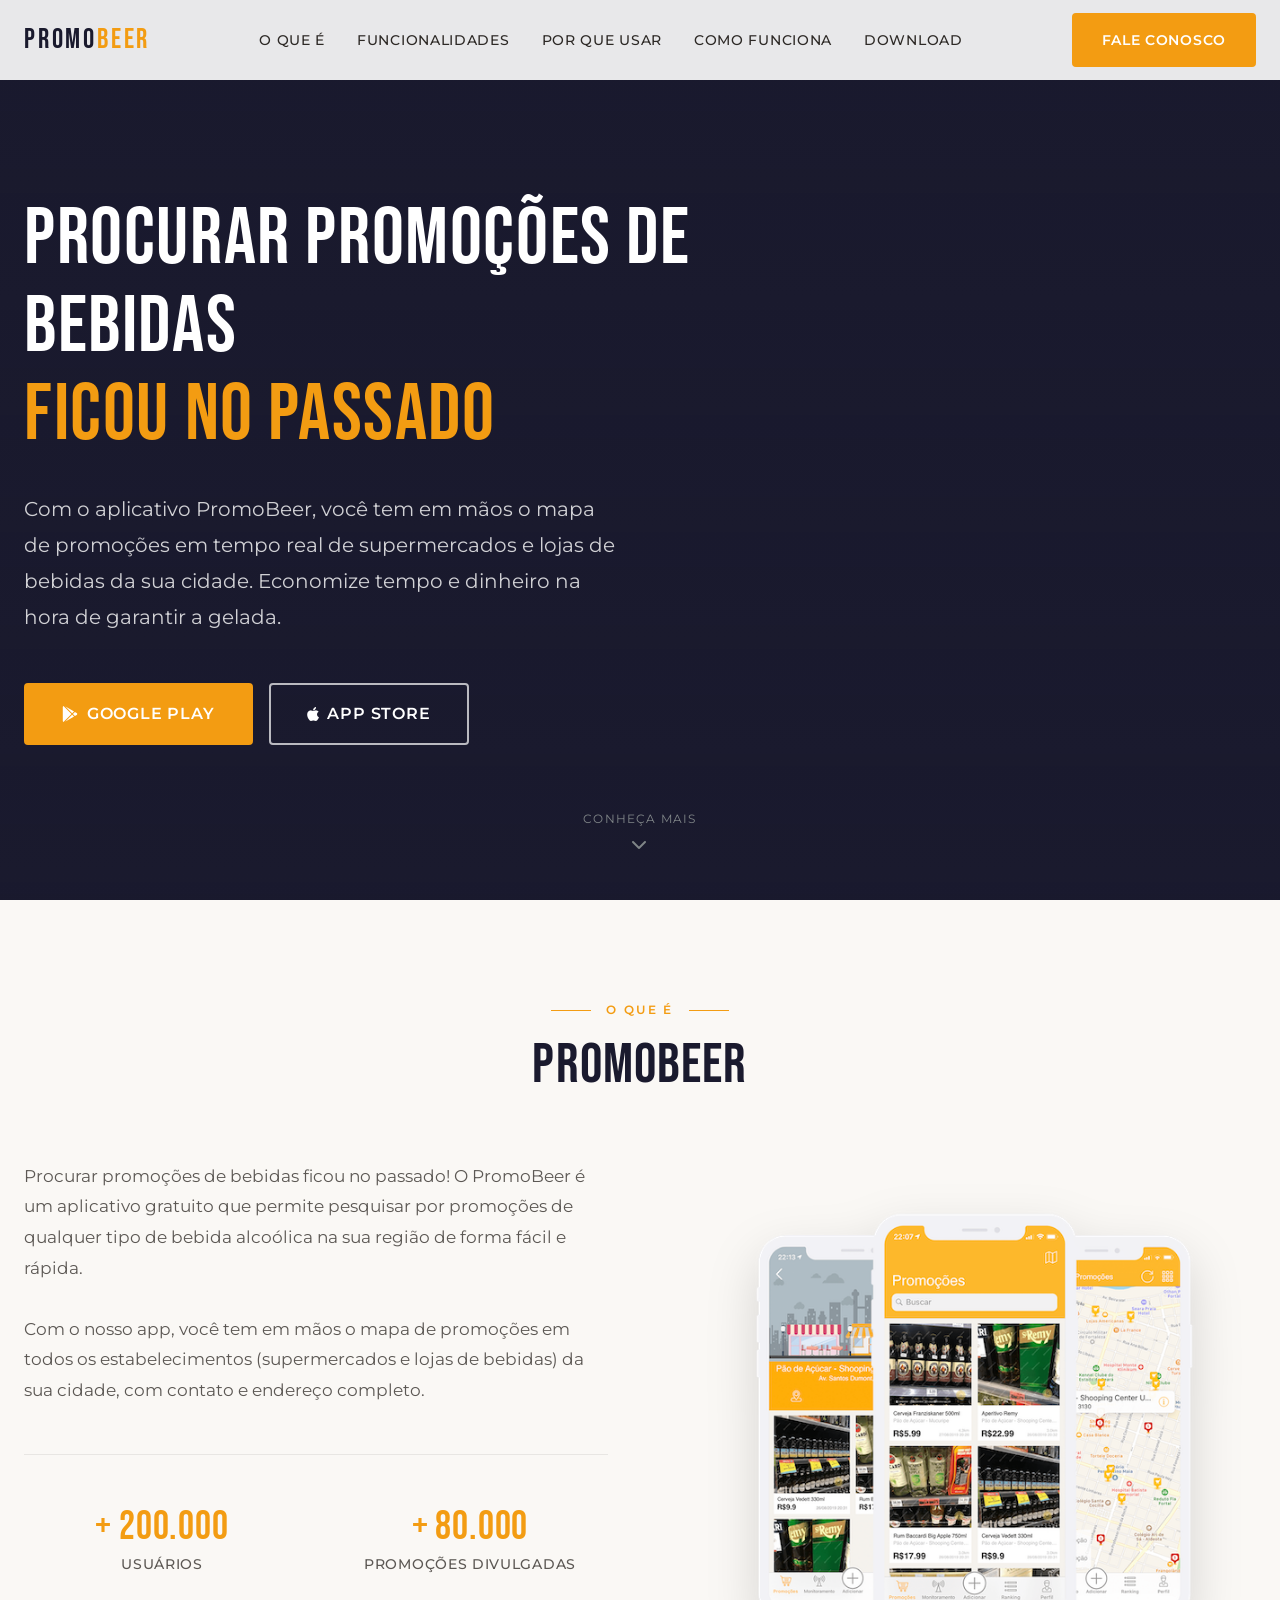
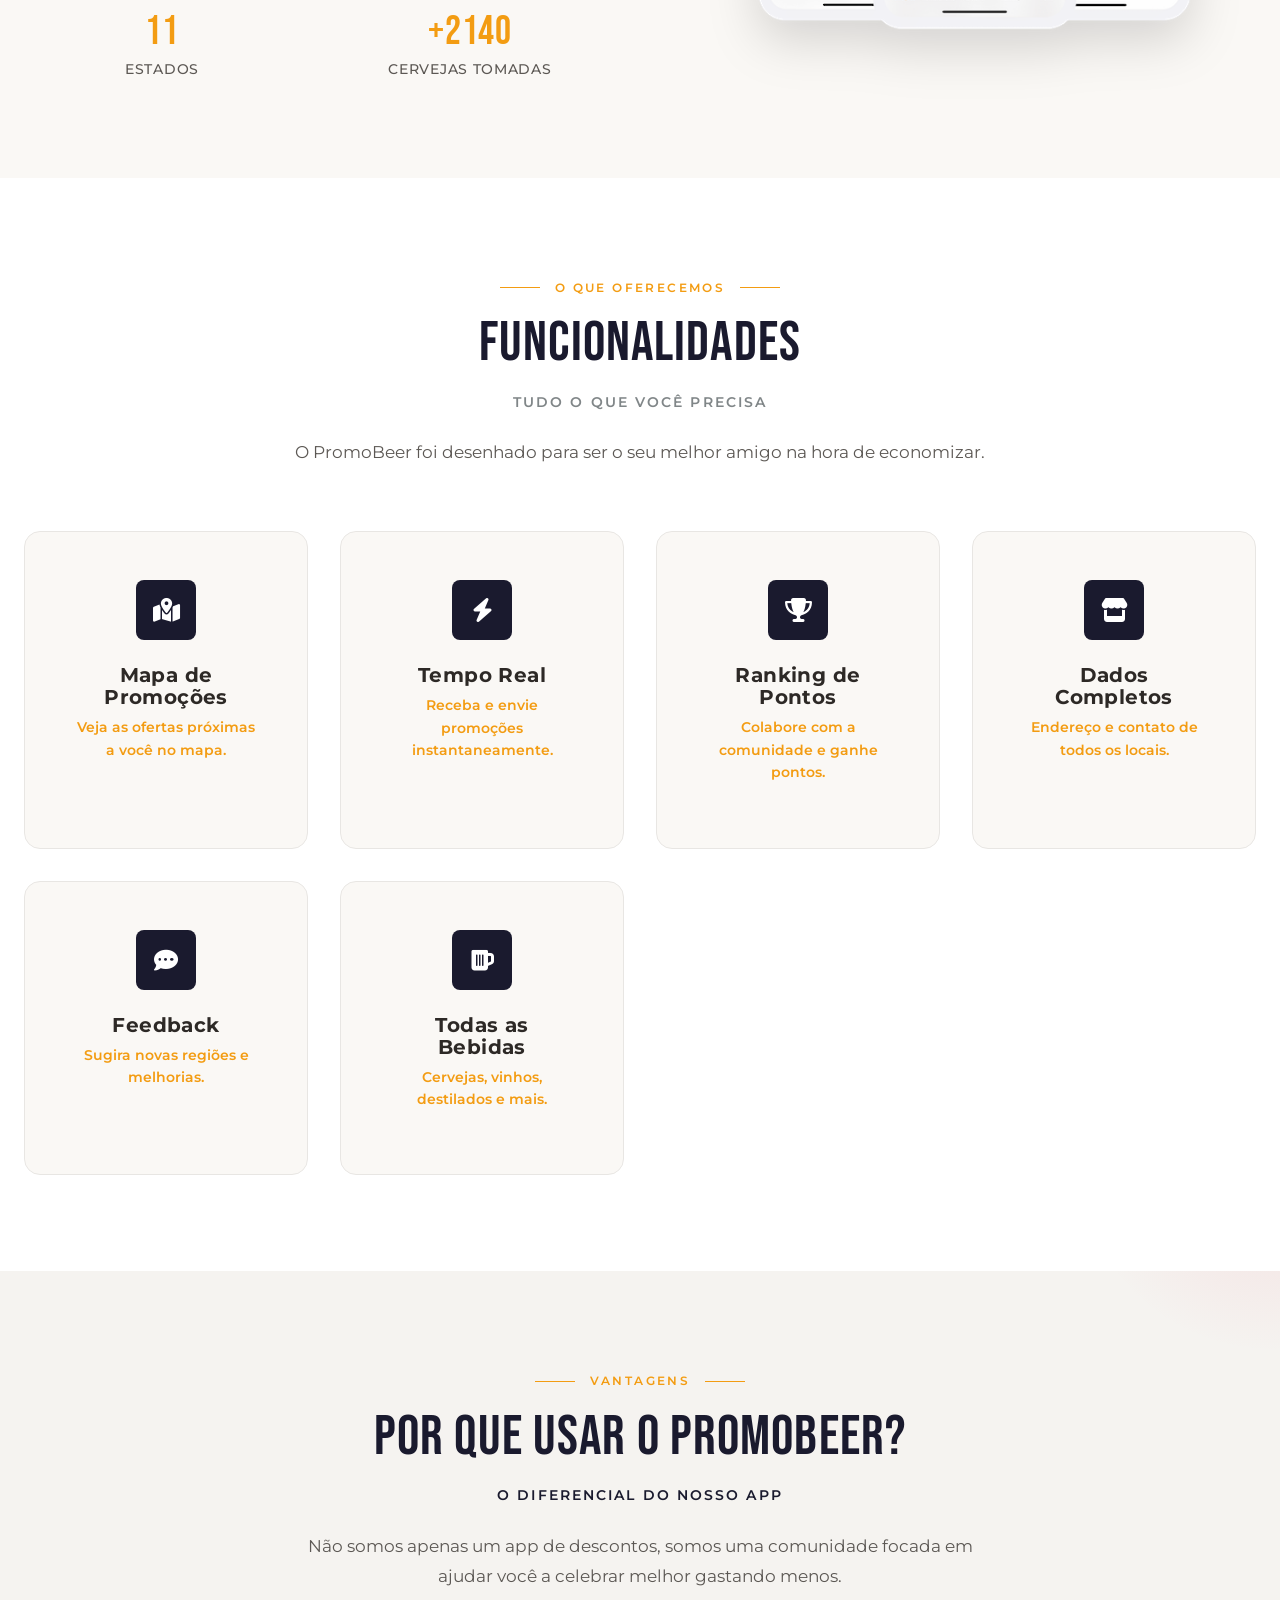
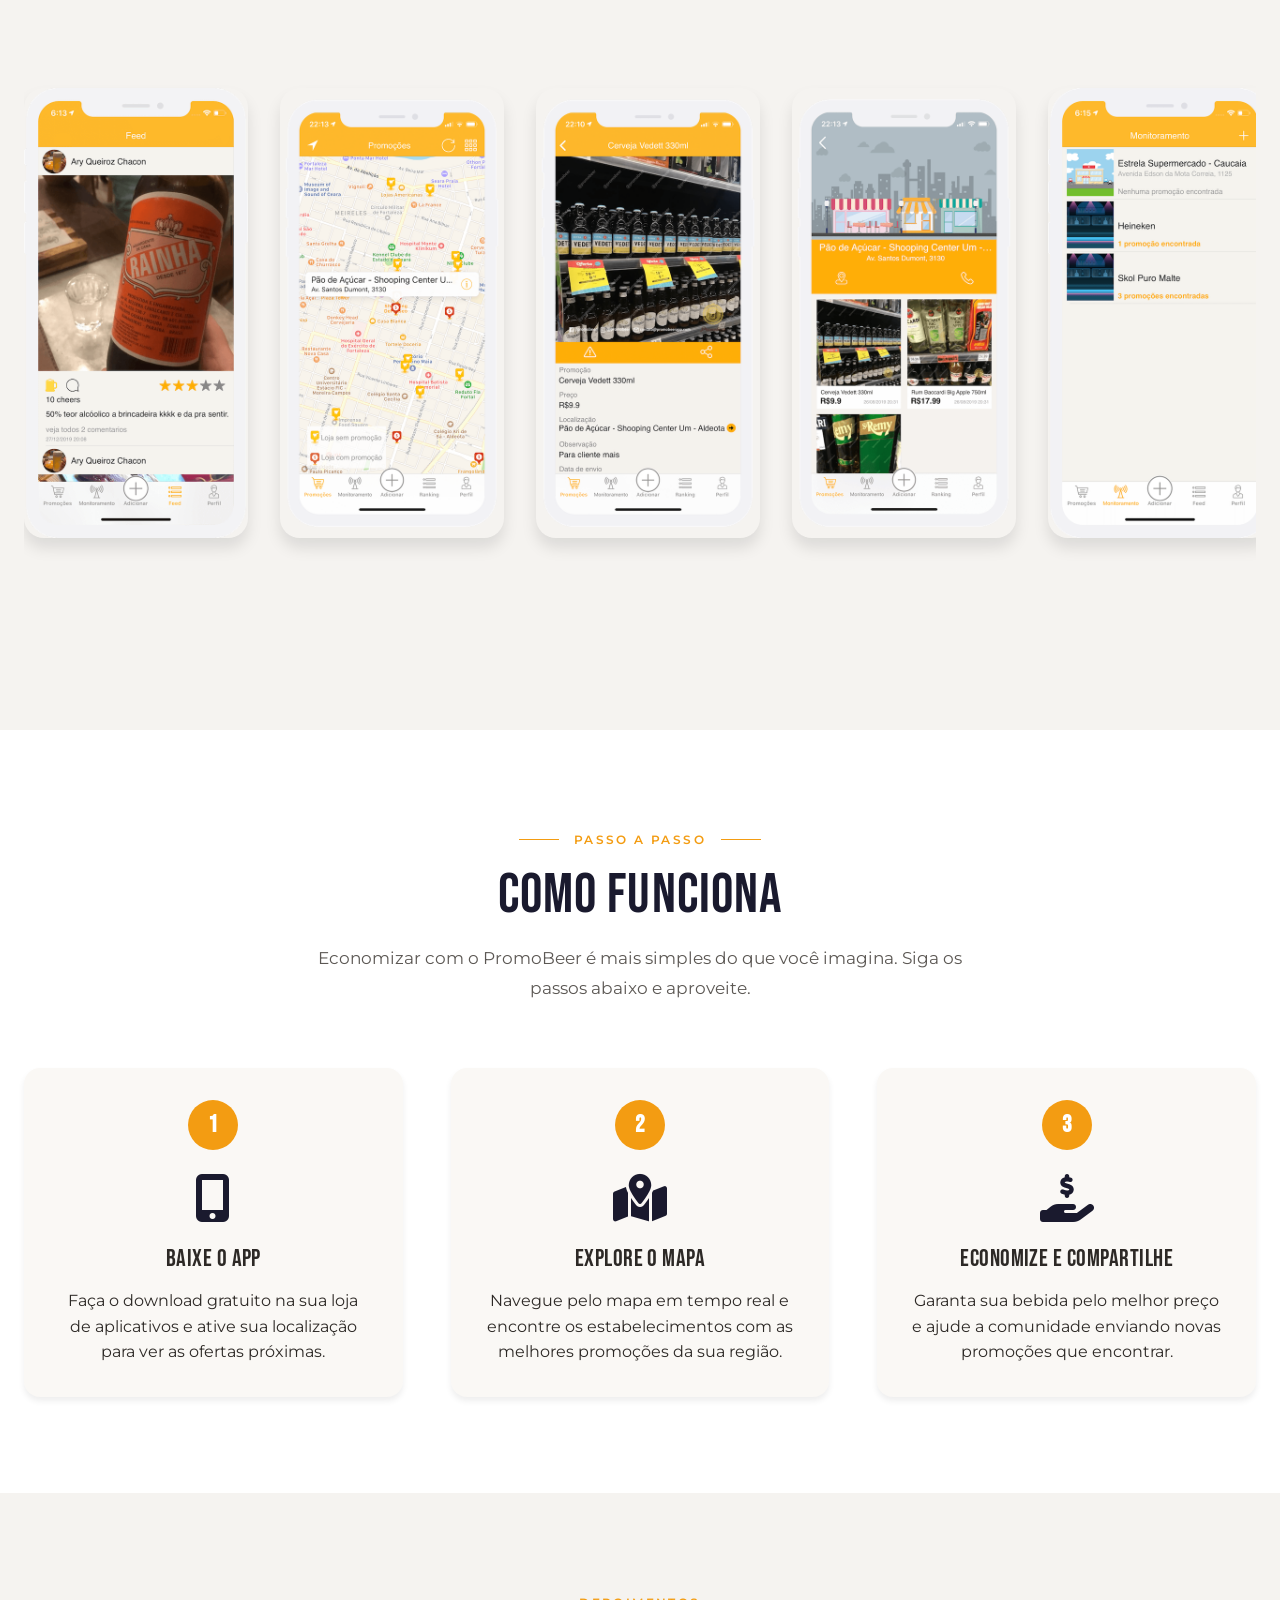
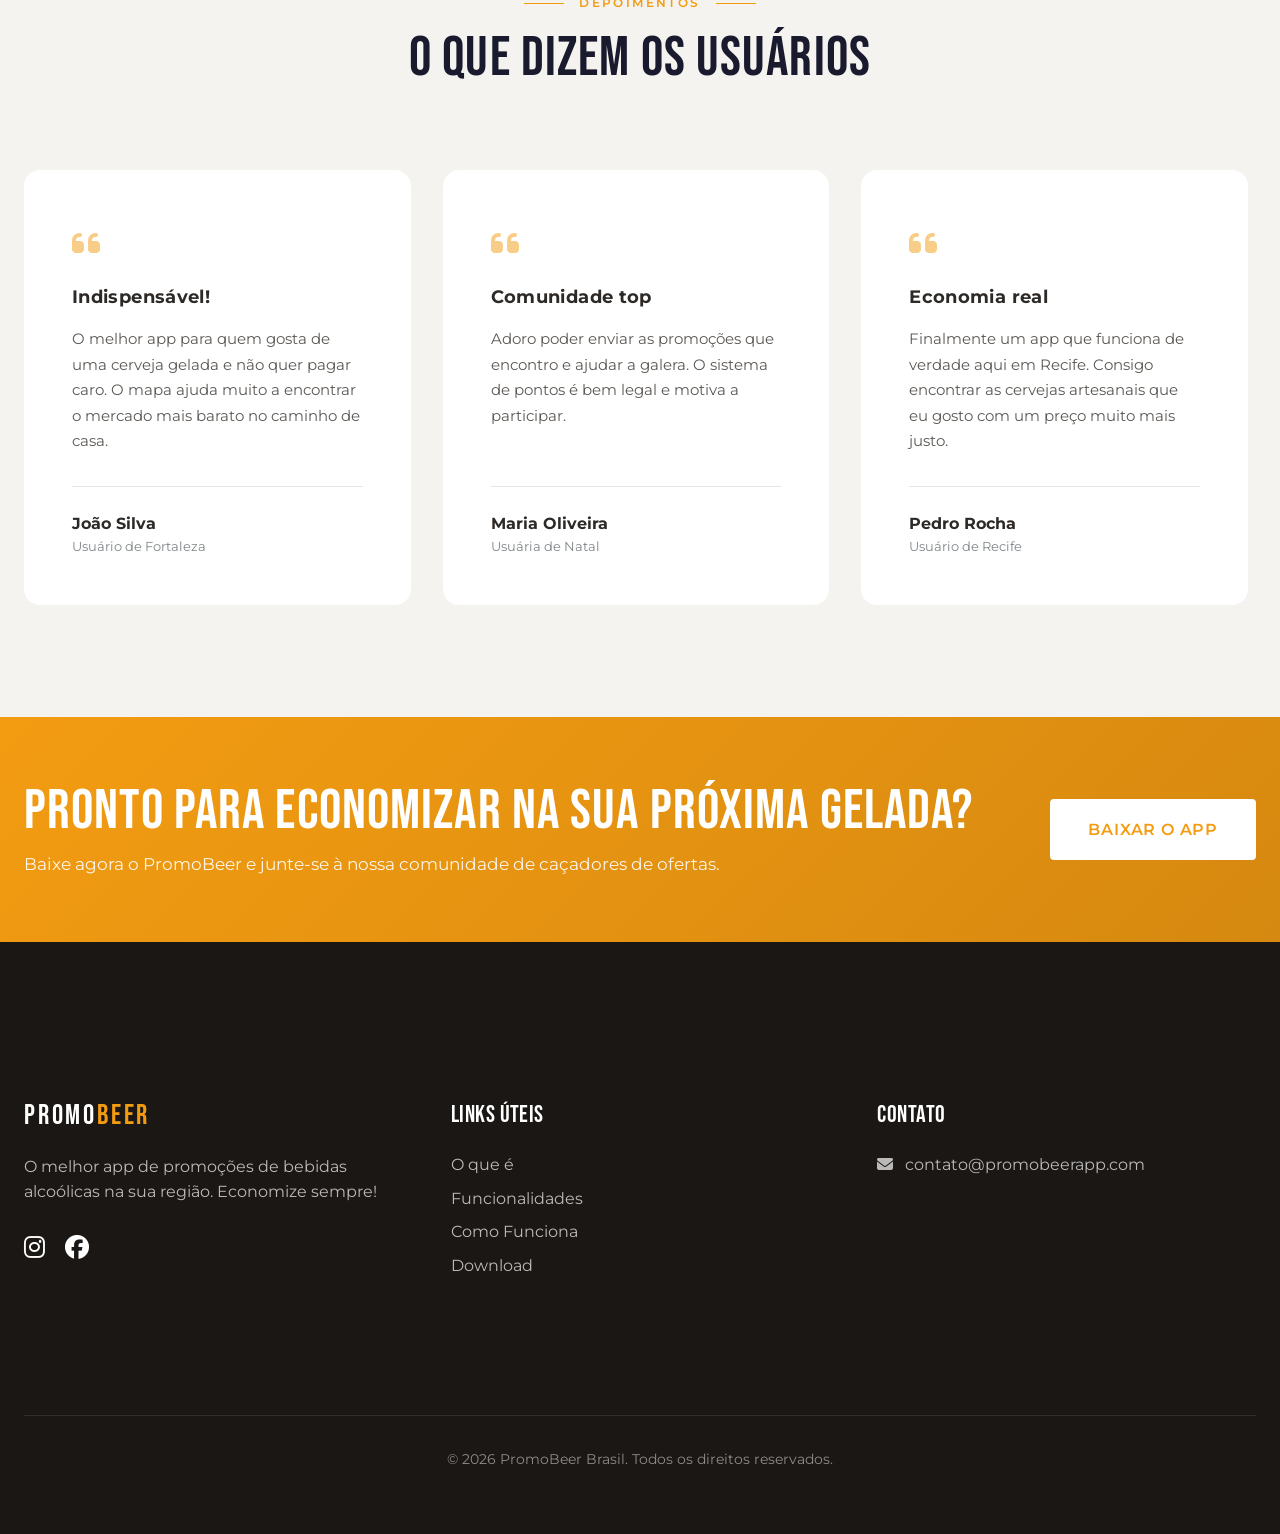
<file: index.html>
<!DOCTYPE html>
<html lang="pt-BR">
<head>
    <meta charset="UTF-8">
    <meta name="viewport" content="width=device-width, initial-scale=1.0">
    <meta name="description" content="PromoBeer - O melhor app para encontrar promoções de bebidas alcoólicas na sua região. Pesquise ofertas em supermercados e lojas de bebidas em tempo real.">
    <title>PromoBeer | O seu app de promoções de bebidas</title>
    <link rel="preconnect" href="https://fonts.googleapis.com">
    <link rel="preconnect" href="https://fonts.gstatic.com" crossorigin>
    <link rel="preload" href="https://fonts.googleapis.com/css2?family=Bebas+Neue&family=Montserrat:wght@300;400;500;600;700;800&display=swap" as="style" onload="this.rel='stylesheet'">
    <noscript><link href="https://fonts.googleapis.com/css2?family=Bebas+Neue&family=Montserrat:wght@300;400;500;600;700;800&display=swap" rel="stylesheet"></noscript>
    <link rel="stylesheet" href="css/style.css">
    <link rel="stylesheet" href="https://cdnjs.cloudflare.com/ajax/libs/font-awesome/6.5.1/css/all.min.css" media="print" onload="this.media='all'">
</head>
<body class="theme-mm hero-variant-white">
    <!-- Header / Navegação -->
    <header class="header">
        <div class="container">
            <div class="header-content">
                <a href="#" class="logo">
                    <span class="logo-text">PROMO<span style="color: var(--color-secondary);">BEER</span></span>
                </a>
                
                <nav class="nav-desktop">
                    <ul class="nav-menu">
                        <li class="nav-item"><a href="#sobre">O que é</a></li>
                        <li class="nav-item"><a href="#funcionalidades">Funcionalidades</a></li>
                        <li class="nav-item"><a href="#por-que-usar">Por que usar</a></li>
                        <li class="nav-item"><a href="#como-funciona">Como Funciona</a></li>
                        <li class="nav-item"><a href="#download">Download</a></li>
                    </ul>
                </nav>

                <div class="header-actions">
                    <a href="mailto:contato@promobeerapp.com" class="btn btn-primary">Fale conosco</a>
                    <button class="mobile-menu-toggle" aria-label="Menu">
                        <span class="hamburger"></span>
                    </button>
                </div>
            </div>
        </div>

        <!-- Menu Mobile -->
        <nav class="nav-mobile">
            <ul class="nav-mobile-menu">
                <li class="nav-mobile-item"><a href="#sobre" class="nav-mobile-link">O que é</a></li>
                <li class="nav-mobile-item"><a href="#funcionalidades" class="nav-mobile-link">Funcionalidades</a></li>
                <li class="nav-mobile-item"><a href="#por-que-usar" class="nav-mobile-link">Por que usar</a></li>
                <li class="nav-mobile-item"><a href="#como-funciona" class="nav-mobile-link">Como Funciona</a></li>
                <li class="nav-mobile-item"><a href="#download" class="nav-mobile-link">Download</a></li>
            </ul>
        </nav>
    </header>

    <!-- Hero Section -->
    <section class="hero" style="position: relative; height: 100vh; min-height: 600px; overflow: hidden; display: flex; align-items: center; background: #1a1a2e;">
        <video class="hero-video" playsinline muted loop autoplay preload="auto" style="position: absolute; top: 0; left: 0; width: 100%; height: 100%; object-fit: cover; z-index: 0;">
            <source src="video/promobeer-bg.mp4" type="video/mp4">
        </video>
        <div class="hero-overlay" style="position: absolute; top: 0; left: 0; width: 100%; height: 100%; background: linear-gradient(to bottom, rgba(26, 26, 46, 0.4) 0%, rgba(26, 26, 46, 0.7) 100%); z-index: 1;"></div>
        <div class="container" style="position: relative; z-index: 2;">
            <div class="hero-content">
                <h1 class="hero-title">
                    <span class="hero-title-line">Procurar promoções de bebidas</span>
                    <span class="hero-title-line highlight">ficou no passado</span>
                </h1>
                <p class="hero-subtitle">
                    Com o aplicativo PromoBeer, você tem em mãos o mapa de promoções em tempo real de supermercados e lojas de bebidas da sua cidade. Economize tempo e dinheiro na hora de garantir a gelada.
                </p>
                <div class="hero-buttons">
                    <a href="https://play.google.com/store/apps/details?id=com.promobeerapp.promobeer" target="_blank" class="btn btn-primary btn-lg"><i class="fab fa-google-play"></i> Google Play</a>
                    <a href="https://apps.apple.com/br/app/promobeer/id1033253442" target="_blank" class="btn btn-outline btn-lg"><i class="fab fa-apple"></i> App Store</a>
                </div>
            </div>
        </div>
        <div class="hero-scroll">
            <a href="#sobre" class="scroll-indicator">
                <span>Conheça mais</span>
                <i class="fas fa-chevron-down"></i>
            </a>
        </div>
    </section>

    <!-- Sobre Section -->
    <section id="sobre" class="section section-quem-somos">
        <div class="container">
            <div class="section-header" style="text-align: center; margin-bottom: var(--space-3xl);">
                <span class="section-tag">O que é</span>
                <h2 class="section-title">PromoBeer</h2>
            </div>
            <div class="quem-somos-layout" style="display: grid; grid-template-columns: 1fr 1fr; gap: 4rem; align-items: center;">
                <div class="quem-somos-content">
                    <p class="section-description" style="margin: 0; text-align: left; max-width: 100%;">
                        Procurar promoções de bebidas ficou no passado! O PromoBeer é um aplicativo gratuito que permite pesquisar por promoções de qualquer tipo de bebida alcoólica na sua região de forma fácil e rápida.
                        <br><br>
                        Com o nosso app, você tem em mãos o mapa de promoções em todos os estabelecimentos (supermercados e lojas de bebidas) da sua cidade, com contato e endereço completo.
                    </p>
                    <div class="quem-somos-stats" style="display: grid; grid-template-columns: repeat(2, 1fr); gap: 2rem; margin-top: 3rem;">
                        <div class="quem-somos-stat">
                            <span class="quem-somos-stat-number">+ 200.000</span>
                            <span class="quem-somos-stat-label">Usuários</span>
                        </div>
                        <div class="quem-somos-stat">
                            <span class="quem-somos-stat-number">+ 80.000</span>
                            <span class="quem-somos-stat-label">Promoções divulgadas</span>
                        </div>
                        <div class="quem-somos-stat">
                            <span class="quem-somos-stat-number">11</span>
                            <span class="quem-somos-stat-label">Estados</span>
                        </div>
                        <div class="quem-somos-stat">
                            <span class="quem-somos-stat-number">+2140</span>
                            <span class="quem-somos-stat-label">Cervejas tomadas</span>
                        </div>
                    </div>
                </div>
                <div class="quem-somos-image" style="text-align: right;">
                    <img src="images/home2.png" alt="PromoBeer App Interface" style="max-width: 100%; height: auto; border-radius: var(--radius-lg); filter: drop-shadow(var(--shadow-xl));">
                </div>
            </div>
        </div>
    </section>

    <!-- Funcionalidades Section -->
    <section id="funcionalidades" class="section section-programs">
        <div class="container">
            <div class="section-header">
                <span class="section-tag">O que oferecemos</span>
                <h2 class="section-title">Funcionalidades</h2>
                <p class="section-subtitle">TUDO O QUE VOCÊ PRECISA</p>
                <p class="section-description">
                    O PromoBeer foi desenhado para ser o seu melhor amigo na hora de economizar.
                </p>
            </div>

            <div class="programs-grid">
                <article class="program-card">
                    <div class="program-card-icon">
                        <i class="fas fa-map-marked-alt"></i>
                    </div>
                    <h3 class="program-card-title">Mapa de Promoções</h3>
                    <p class="program-card-age">Veja as ofertas próximas a você no mapa.</p>
                </article>

                <article class="program-card">
                    <div class="program-card-icon">
                        <i class="fas fa-bolt"></i>
                    </div>
                    <h3 class="program-card-title">Tempo Real</h3>
                    <p class="program-card-age">Receba e envie promoções instantaneamente.</p>
                </article>

                <article class="program-card">
                    <div class="program-card-icon">
                        <i class="fas fa-trophy"></i>
                    </div>
                    <h3 class="program-card-title">Ranking de Pontos</h3>
                    <p class="program-card-age">Colabore com a comunidade e ganhe pontos.</p>
                </article>

                <article class="program-card">
                    <div class="program-card-icon">
                        <i class="fas fa-store"></i>
                    </div>
                    <h3 class="program-card-title">Dados Completos</h3>
                    <p class="program-card-age">Endereço e contato de todos os locais.</p>
                </article>

                <article class="program-card">
                    <div class="program-card-icon">
                        <i class="fas fa-comment-dots"></i>
                    </div>
                    <h3 class="program-card-title">Feedback</h3>
                    <p class="program-card-age">Sugira novas regiões e melhorias.</p>
                </article>

                <article class="program-card">
                    <div class="program-card-icon">
                        <i class="fas fa-beer"></i>
                    </div>
                    <h3 class="program-card-title">Todas as Bebidas</h3>
                    <p class="program-card-age">Cervejas, vinhos, destilados e mais.</p>
                </article>
            </div>
        </div>
    </section>

    <!-- Por que usar Section -->
    <section id="por-que-usar" class="section section-diferenciais">
        <div class="container">
            <div class="section-header">
                <span class="section-tag">Vantagens</span>
                <h2 class="section-title">Por que usar o PromoBeer?</h2>
                <p class="section-subtitle">O DIFERENCIAL DO NOSSO APP</p>
                <p class="section-description">
                    Não somos apenas um app de descontos, somos uma comunidade focada em ajudar você a celebrar melhor gastando menos.
                </p>
            </div>

            <div class="screens-carousel" style="margin-bottom: 4rem; overflow: hidden; position: relative; padding: 2rem 0;">
                <div class="screens-track" style="display: flex; gap: 2rem; animation: scrollScreens 40s linear infinite; width: max-content;">
                    <!-- Lista de imagens duplicada para o efeito de loop infinito -->
                    <img src="images/screens/feed.png" alt="App Screen" style="height: 450px; border-radius: 20px; box-shadow: var(--shadow-lg);">
                    <img src="images/screens/mapa.png" alt="App Screen" style="height: 450px; border-radius: 20px; box-shadow: var(--shadow-lg);">
                    <img src="images/screens/promotion.png" alt="App Screen" style="height: 450px; border-radius: 20px; box-shadow: var(--shadow-lg);">
                    <img src="images/screens/estabelecimento.png" alt="App Screen" style="height: 450px; border-radius: 20px; box-shadow: var(--shadow-lg);">
                    <img src="images/screens/monitoramento.png" alt="App Screen" style="height: 450px; border-radius: 20px; box-shadow: var(--shadow-lg);">
                    <img src="images/screens/user.png" alt="App Screen" style="height: 450px; border-radius: 20px; box-shadow: var(--shadow-lg);">
                    <img src="images/screens/localizador.png" alt="App Screen" style="height: 450px; border-radius: 20px; box-shadow: var(--shadow-lg);">
                    <img src="images/screens/post.png" alt="App Screen" style="height: 450px; border-radius: 20px; box-shadow: var(--shadow-lg);">
                    <img src="images/screens/criarmonitoramento.png" alt="App Screen" style="height: 450px; border-radius: 20px; box-shadow: var(--shadow-lg);">
                    <!-- Duplicados para loop -->
                    <img src="images/screens/feed.png" alt="App Screen" style="height: 450px; border-radius: 20px; box-shadow: var(--shadow-lg);">
                    <img src="images/screens/mapa.png" alt="App Screen" style="height: 450px; border-radius: 20px; box-shadow: var(--shadow-lg);">
                    <img src="images/screens/promotion.png" alt="App Screen" style="height: 450px; border-radius: 20px; box-shadow: var(--shadow-lg);">
                    <img src="images/screens/estabelecimento.png" alt="App Screen" style="height: 450px; border-radius: 20px; box-shadow: var(--shadow-lg);">
                </div>
                <style>
                    @keyframes scrollScreens {
                        0% { transform: translateX(0); }
                        100% { transform: translateX(calc(-450px * 4.5)); } /* Ajuste conforme a largura total */
                    }
                    .screens-track:hover { animation-play-state: paused; }
                </style>
            </div>

            
    </section>

    <!-- Como Funciona Section -->
    <section id="como-funciona" class="section section-how-it-works">
        <div class="container">
            <div class="section-header">
                <span class="section-tag">Passo a passo</span>
                <h2 class="section-title">Como Funciona</h2>
                <p class="section-description">
                    Economizar com o PromoBeer é mais simples do que você imagina. Siga os passos abaixo e aproveite.
                </p>
            </div>

            <div class="steps-grid" style="display: grid; grid-template-columns: repeat(auto-fit, minmax(280px, 1fr)); gap: 3rem; margin-top: 4rem;">
                <div class="step-card" style="text-align: center; position: relative; padding: 2rem;">
                    <div class="step-number" style="width: 50px; height: 50px; background: var(--color-secondary); color: white; border-radius: 50%; display: flex; align-items: center; justify-content: center; font-size: 1.5rem; font-weight: bold; margin: 0 auto 1.5rem; font-family: var(--font-display);">1</div>
                    <i class="fas fa-mobile-alt" style="font-size: 3rem; color: var(--color-primary); margin-bottom: 1.5rem;"></i>
                    <h3 style="font-family: var(--font-display); font-size: 1.5rem; margin-bottom: 1rem;">Baixe o App</h3>
                    <p>Faça o download gratuito na sua loja de aplicativos e ative sua localização para ver as ofertas próximas.</p>
                </div>
                <div class="step-card" style="text-align: center; position: relative; padding: 2rem;">
                    <div class="step-number" style="width: 50px; height: 50px; background: var(--color-secondary); color: white; border-radius: 50%; display: flex; align-items: center; justify-content: center; font-size: 1.5rem; font-weight: bold; margin: 0 auto 1.5rem; font-family: var(--font-display);">2</div>
                    <i class="fas fa-map-marked-alt" style="font-size: 3rem; color: var(--color-primary); margin-bottom: 1.5rem;"></i>
                    <h3 style="font-family: var(--font-display); font-size: 1.5rem; margin-bottom: 1rem;">Explore o Mapa</h3>
                    <p>Navegue pelo mapa em tempo real e encontre os estabelecimentos com as melhores promoções da sua região.</p>
                </div>
                <div class="step-card" style="text-align: center; position: relative; padding: 2rem;">
                    <div class="step-number" style="width: 50px; height: 50px; background: var(--color-secondary); color: white; border-radius: 50%; display: flex; align-items: center; justify-content: center; font-size: 1.5rem; font-weight: bold; margin: 0 auto 1.5rem; font-family: var(--font-display);">3</div>
                    <i class="fas fa-hand-holding-usd" style="font-size: 3rem; color: var(--color-primary); margin-bottom: 1.5rem;"></i>
                    <h3 style="font-family: var(--font-display); font-size: 1.5rem; margin-bottom: 1rem;">Economize e Compartilhe</h3>
                    <p>Garanta sua bebida pelo melhor preço e ajude a comunidade enviando novas promoções que encontrar.</p>
                </div>
            </div>
        </div>
    </section>


    <!-- Testimonials Section -->
    <section class="section section-testimonials">
        <div class="container">
            <div class="section-header">
                <span class="section-tag">Depoimentos</span>
                <h2 class="section-title">O que dizem os usuários</h2>
            </div>

            <div class="testimonials-slider">
                <div class="testimonials-track">
                    <article class="testimonial-card">
                        <div class="testimonial-content">
                            <div class="testimonial-quote">
                                <i class="fas fa-quote-left"></i>
                            </div>
                            <h3 class="testimonial-title">Indispensável!</h3>
                            <p class="testimonial-text">O melhor app para quem gosta de uma cerveja gelada e não quer pagar caro. O mapa ajuda muito a encontrar o mercado mais barato no caminho de casa.</p>
                        </div>
                        <div class="testimonial-author">
                            <div class="testimonial-info">
                                <span class="testimonial-name">João Silva</span>
                                <span class="testimonial-role">Usuário de Fortaleza</span>
                            </div>
                        </div>
                    </article>

                    <article class="testimonial-card">
                        <div class="testimonial-content">
                            <div class="testimonial-quote">
                                <i class="fas fa-quote-left"></i>
                            </div>
                            <h3 class="testimonial-title">Comunidade top</h3>
                            <p class="testimonial-text">Adoro poder enviar as promoções que encontro e ajudar a galera. O sistema de pontos é bem legal e motiva a participar.</p>
                        </div>
                        <div class="testimonial-author">
                            <div class="testimonial-info">
                                <span class="testimonial-name">Maria Oliveira</span>
                                <span class="testimonial-role">Usuária de Natal</span>
                            </div>
                        </div>
                    </article>

                    <article class="testimonial-card">
                        <div class="testimonial-content">
                            <div class="testimonial-quote">
                                <i class="fas fa-quote-left"></i>
                            </div>
                            <h3 class="testimonial-title">Economia real</h3>
                            <p class="testimonial-text">Finalmente um app que funciona de verdade aqui em Recife. Consigo encontrar as cervejas artesanais que eu gosto com um preço muito mais justo.</p>
                        </div>
                        <div class="testimonial-author">
                            <div class="testimonial-info">
                                <span class="testimonial-name">Pedro Rocha</span>
                                <span class="testimonial-role">Usuário de Recife</span>
                            </div>
                        </div>
                    </article>

                    <article class="testimonial-card">
                        <div class="testimonial-content">
                            <div class="testimonial-quote">
                                <i class="fas fa-quote-left"></i>
                            </div>
                            <h3 class="testimonial-title">Super preciso</h3>
                            <p class="testimonial-text">O mapa é muito prático. Me poupa um tempão rodando atrás de oferta nos fins de semana para o churrasco com a família.</p>
                        </div>
                        <div class="testimonial-author">
                            <div class="testimonial-info">
                                <span class="testimonial-name">Ana Costa</span>
                                <span class="testimonial-role">Usuária de Juazeiro do Norte</span>
                            </div>
                        </div>
                    </article>

                    <article class="testimonial-card">
                        <div class="testimonial-content">
                            <div class="testimonial-quote">
                                <i class="fas fa-quote-left"></i>
                            </div>
                            <h3 class="testimonial-title">Viciante!</h3>
                            <p class="testimonial-text">O sistema de ranking é sensacional! Além de economizar, a gente compete pra ver quem acha as melhores ofertas. Recomendo demais.</p>
                        </div>
                        <div class="testimonial-author">
                            <div class="testimonial-info">
                                <span class="testimonial-name">Lucas Mendes</span>
                                <span class="testimonial-role">Usuário de Fortaleza</span>
                            </div>
                        </div>
                    </article>
                </div>
            </div>
        </div>
    </section>

    <!-- CTA Section -->
    <section id="download" class="section section-cta-banner">
        <div class="container">
            <div class="cta-banner">
                <div class="cta-banner-content">
                    <h2 class="cta-banner-title">Pronto para economizar na sua próxima gelada?</h2>
                    <p class="cta-banner-text">Baixe agora o PromoBeer e junte-se à nossa comunidade de caçadores de ofertas.</p>
                </div>
                <div class="cta-banner-actions">
                    <a href="#" target="_blank" class="btn btn-light btn-lg" id="btn-download-app">Baixar o App</a>
                </div>
            </div>
        </div>
    </section>

    <!-- Footer -->
    <footer class="footer">
        <div class="container">
            <div class="footer-grid" style="display: grid; grid-template-columns: repeat(auto-fit, minmax(250px, 1fr)); gap: 3rem; padding: 4rem 0;">
                <div class="footer-info">
                    <a href="#" class="logo" style="margin-bottom: 1.5rem; display: inline-block;">
                        <span class="logo-text" style="color: var(--color-white);">PROMO<span style="color: var(--color-secondary);">BEER</span></span>
                    </a>
                    <p style="color: rgba(255,255,255,0.7); margin-bottom: 1.5rem;">
                        O melhor app de promoções de bebidas alcoólicas na sua região. Economize sempre!
                    </p>
                    <div class="social-links">
                        <a href="https://www.instagram.com/promobeer" style="color: var(--color-white); font-size: 1.5rem; margin-right: 1rem;"><i class="fab fa-instagram"></i></a>
                        <a href="https://www.facebook.com/Promobeer" style="color: var(--color-white); font-size: 1.5rem; margin-right: 1rem;"><i class="fab fa-facebook"></i></a>
                    </div>
                </div>
                
                <div class="footer-links">
                    <h4 style="color: var(--color-white); margin-bottom: 1.5rem; font-family: var(--font-display);">Links Úteis</h4>
                    <ul style="list-style: none; padding: 0;">
                        <li style="margin-bottom: 0.5rem;"><a href="#sobre" style="color: rgba(255,255,255,0.7); text-decoration: none;">O que é</a></li>
                        <li style="margin-bottom: 0.5rem;"><a href="#funcionalidades" style="color: rgba(255,255,255,0.7); text-decoration: none;">Funcionalidades</a></li>
                        <li style="margin-bottom: 0.5rem;"><a href="#como-funciona" style="color: rgba(255,255,255,0.7); text-decoration: none;">Como Funciona</a></li>
                        <li style="margin-bottom: 0.5rem;"><a href="#download" style="color: rgba(255,255,255,0.7); text-decoration: none;">Download</a></li>
                    </ul>
                </div>

                <div class="footer-contact">
                    <h4 style="color: var(--color-white); margin-bottom: 1.5rem; font-family: var(--font-display);">Contato</h4>
                    <p style="color: rgba(255,255,255,0.7); margin-bottom: 0.5rem;"><i class="fas fa-envelope" style="margin-right: 0.5rem;"></i> contato@promobeerapp.com</p>
                </div>
            </div>

            <div class="footer-bottom" style="border-top: 1px solid rgba(255,255,255,0.1); padding: 2rem 0; text-align: center;">
                <p class="footer-copyright" style="color: rgba(255,255,255,0.5);">© 2026 PromoBeer Brasil. Todos os direitos reservados.</p>
            </div>
        </div>
    </footer>

    <!-- Back to Top -->
    <button class="back-to-top" aria-label="Voltar ao topo">
        <i class="fas fa-chevron-up"></i>
    </button>

    <script src="js/main.js" defer></script>
</body>
</html>

    <!-- Back to Top -->
    <button class="back-to-top" aria-label="Voltar ao topo">
        <i class="fas fa-chevron-up"></i>
    </button>

    <script src="js/main.js"></script>
</body>
</html>
</file>
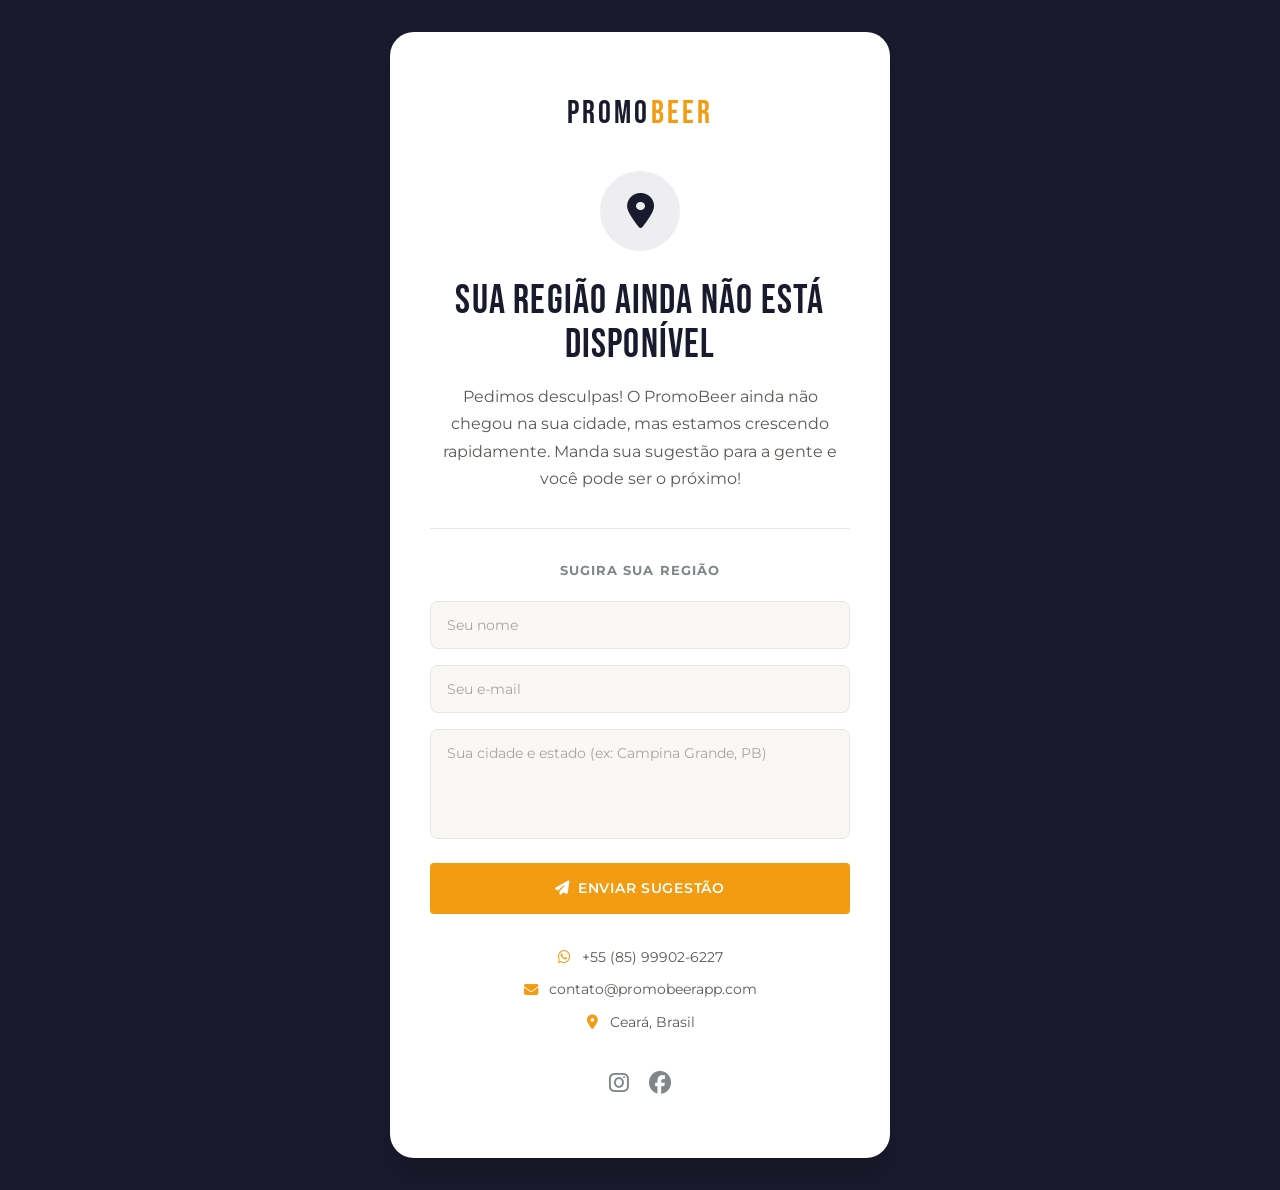
<file: desculpe.html>
<!DOCTYPE html>
<html lang="pt-BR">
<head>
    <meta charset="UTF-8">
    <meta name="viewport" content="width=device-width, initial-scale=1.0">
    <title>Região não disponível | PromoBeer</title>
    <link rel="preconnect" href="https://fonts.googleapis.com">
    <link rel="preconnect" href="https://fonts.gstatic.com" crossorigin>
    <link rel="preload" href="https://fonts.googleapis.com/css2?family=Bebas+Neue&family=Montserrat:wght@300;400;500;600;700;800&display=swap" as="style" onload="this.rel='stylesheet'">
    <noscript><link href="https://fonts.googleapis.com/css2?family=Bebas+Neue&family=Montserrat:wght@300;400;500;600;700;800&display=swap" rel="stylesheet"></noscript>
    <link rel="stylesheet" href="css/style.css">
    <link rel="stylesheet" href="https://cdnjs.cloudflare.com/ajax/libs/font-awesome/6.5.1/css/all.min.css" media="print" onload="this.media='all'">
    <style>
        .desculpe-page {
            min-height: 100vh;
            display: flex;
            flex-direction: column;
            align-items: center;
            justify-content: center;
            background: var(--color-primary);
            padding: var(--space-xl) var(--container-padding);
            text-align: center;
        }

        .desculpe-card {
            background: var(--color-white);
            border-radius: var(--radius-xl);
            padding: 3.5rem 2.5rem;
            max-width: 500px;
            width: 100%;
            box-shadow: var(--shadow-xl);
        }

        .desculpe-logo {
            font-family: var(--font-display);
            font-size: 2rem;
            letter-spacing: 0.1em;
            color: var(--color-primary);
            margin-bottom: 2rem;
            display: block;
        }

        .desculpe-icon {
            width: 80px;
            height: 80px;
            background: rgba(26, 26, 46, 0.07);
            border-radius: 50%;
            display: flex;
            align-items: center;
            justify-content: center;
            margin: 0 auto 1.75rem;
        }

        .desculpe-icon i {
            font-size: 2.25rem;
            color: var(--color-primary);
        }

        .desculpe-title {
            font-family: var(--font-display);
            font-size: clamp(1.75rem, 5vw, 2.5rem);
            color: var(--color-primary);
            margin-bottom: 1rem;
            letter-spacing: 0.03em;
        }

        .desculpe-text {
            font-family: var(--font-body);
            font-size: 1rem;
            color: var(--color-gray-500);
            line-height: 1.7;
            margin-bottom: 2.25rem;
        }

        .desculpe-divider {
            height: 1px;
            background: var(--color-gray-100);
            margin: 0 0 2rem;
        }

        .desculpe-form-label {
            font-family: var(--font-body);
            font-size: 0.8rem;
            font-weight: 700;
            text-transform: uppercase;
            letter-spacing: 0.08em;
            color: var(--color-gray-400);
            margin-bottom: 1.25rem;
        }

        .form-group {
            margin-bottom: 1rem;
            text-align: left;
        }

        .form-group input,
        .form-group textarea {
            width: 100%;
            padding: 0.875rem 1rem;
            font-family: var(--font-body);
            font-size: 0.9rem;
            color: var(--color-dark);
            background: var(--color-off-white);
            border: 1.5px solid var(--color-gray-100);
            border-radius: var(--radius-md);
            outline: none;
            transition: border-color var(--transition-fast), box-shadow var(--transition-fast);
            resize: none;
        }

        .form-group input::placeholder,
        .form-group textarea::placeholder {
            color: var(--color-gray-300);
        }

        .form-group input:focus,
        .form-group textarea:focus {
            border-color: var(--color-secondary);
            box-shadow: 0 0 0 3px rgba(243, 156, 18, 0.15);
            background: var(--color-white);
        }

        .form-group textarea {
            height: 110px;
        }

        .form-feedback {
            font-family: var(--font-body);
            font-size: 0.875rem;
            border-radius: var(--radius-md);
            padding: 0.75rem 1rem;
            margin-bottom: 1rem;
            display: none;
            text-align: left;
        }

        .form-feedback.success {
            background: #e8f8f0;
            color: #27ae60;
            display: block;
        }

        .form-feedback.error {
            background: #fdecea;
            color: #e74c3c;
            display: block;
        }

        .btn-submit {
            width: 100%;
            display: inline-flex;
            align-items: center;
            justify-content: center;
            gap: var(--space-sm);
            padding: 0.9rem 1.5rem;
            font-family: var(--font-body);
            font-size: 0.9rem;
            font-weight: 600;
            text-transform: uppercase;
            letter-spacing: 0.05em;
            border-radius: var(--radius-sm);
            border: 2px solid var(--color-secondary);
            background: var(--color-secondary);
            color: var(--color-white);
            cursor: pointer;
            transition: all var(--transition-base);
        }

        .btn-submit:hover:not(:disabled) {
            background: var(--color-secondary-dark);
            border-color: var(--color-secondary-dark);
            transform: translateY(-2px);
            box-shadow: var(--shadow-lg);
        }

        .btn-submit:disabled {
            opacity: 0.6;
            cursor: not-allowed;
        }

        .desculpe-contact {
            display: flex;
            flex-direction: column;
            gap: 0.6rem;
            margin: 2rem 0;
        }

        .desculpe-contact-item {
            display: flex;
            align-items: center;
            justify-content: center;
            gap: 0.6rem;
            font-family: var(--font-body);
            font-size: 0.9rem;
            color: var(--color-gray-500);
        }

        .desculpe-contact-item i {
            color: var(--color-secondary);
            width: 1rem;
        }

        .desculpe-contact-item a {
            color: var(--color-gray-500);
            transition: color var(--transition-fast);
        }

        .desculpe-contact-item a:hover {
            color: var(--color-secondary);
        }

        .desculpe-social {
            display: flex;
            align-items: center;
            justify-content: center;
            gap: 1.25rem;
            margin-top: 1.5rem;
        }

        .desculpe-social a {
            color: var(--color-gray-400);
            font-size: 1.4rem;
            transition: color var(--transition-fast);
        }

        .desculpe-social a:hover {
            color: var(--color-secondary);
        }
    </style>
</head>
<body class="theme-mm">
    <main class="desculpe-page">
        <div class="desculpe-card">
            <a href="/" class="desculpe-logo">
                PROMO<span style="color: var(--color-secondary);">BEER</span>
            </a>

            <div class="desculpe-icon">
                <i class="fas fa-map-marker-alt"></i>
            </div>

            <h1 class="desculpe-title">Sua região ainda não está disponível</h1>

            <p class="desculpe-text">
                Pedimos desculpas! O PromoBeer ainda não chegou na sua cidade, mas estamos crescendo rapidamente. Manda sua sugestão para a gente e você pode ser o próximo!
            </p>

            <div class="desculpe-divider"></div>

            <p class="desculpe-form-label">Sugira sua região</p>

            <form id="contactForm" novalidate>
                <div class="form-group">
                    <input type="text" id="name" name="name" placeholder="Seu nome" required autocomplete="name">
                </div>
                <div class="form-group">
                    <input type="email" id="email" name="email" placeholder="Seu e-mail" required autocomplete="email">
                </div>
                <div class="form-group">
                    <textarea id="message" name="message" placeholder="Sua cidade e estado (ex: Campina Grande, PB)" required></textarea>
                </div>

                <div id="formFeedback" class="form-feedback" role="alert"></div>

                <button type="submit" id="submitBtn" class="btn-submit">
                    <i class="fas fa-paper-plane"></i> Enviar sugestão
                </button>
            </form>

            <div class="desculpe-contact">
                <div class="desculpe-contact-item">
                    <i class="fab fa-whatsapp"></i>
                    <a href="https://wa.me/5585999026227" target="_blank" rel="noopener noreferrer">+55 (85) 99902-6227</a>
                </div>
                <div class="desculpe-contact-item">
                    <i class="fas fa-envelope"></i>
                    <a href="mailto:contato@promobeerapp.com">contato@promobeerapp.com</a>
                </div>
                <div class="desculpe-contact-item">
                    <i class="fas fa-map-marker-alt"></i>
                    <span>Ceará, Brasil</span>
                </div>
            </div>

            <div class="desculpe-social">
                <a href="https://www.instagram.com/promobeer" target="_blank" rel="noopener noreferrer" aria-label="Instagram"><i class="fab fa-instagram"></i></a>
                <a href="https://www.facebook.com/Promobeer" target="_blank" rel="noopener noreferrer" aria-label="Facebook"><i class="fab fa-facebook"></i></a>
            </div>
        </div>
    </main>

    <script>
        document.getElementById('contactForm').addEventListener('submit', async function (e) {
            e.preventDefault();

            const btn = document.getElementById('submitBtn');
            const feedback = document.getElementById('formFeedback');
            const name = document.getElementById('name').value.trim();
            const email = document.getElementById('email').value.trim();
            const message = document.getElementById('message').value.trim();

            feedback.className = 'form-feedback';
            feedback.textContent = '';

            if (!name || !email || !message) {
                feedback.className = 'form-feedback error';
                feedback.textContent = 'Por favor, preencha todos os campos.';
                return;
            }

            btn.disabled = true;
            btn.innerHTML = '<i class="fas fa-spinner fa-spin"></i> Enviando...';

            try {
                const res = await fetch('https://api.promobeerapp.com/contact', {
                    method: 'POST',
                    headers: { 'Content-Type': 'application/json' },
                    body: JSON.stringify({ name, email, message }),
                });

                if (res.ok) {
                    feedback.className = 'form-feedback success';
                    feedback.textContent = 'Mensagem enviada com sucesso! Nós lhe responderemos o mais breve possível 🙂';
                    document.getElementById('contactForm').reset();
                } else {
                    throw new Error();
                }
            } catch {
                feedback.className = 'form-feedback error';
                feedback.textContent = 'Ocorreu um erro ao enviar. Tente novamente ou fale conosco pelo WhatsApp.';
            } finally {
                btn.disabled = false;
                btn.innerHTML = '<i class="fas fa-paper-plane"></i> Enviar sugestão';
            }
        });
    </script>
</body>
</html>
</file>
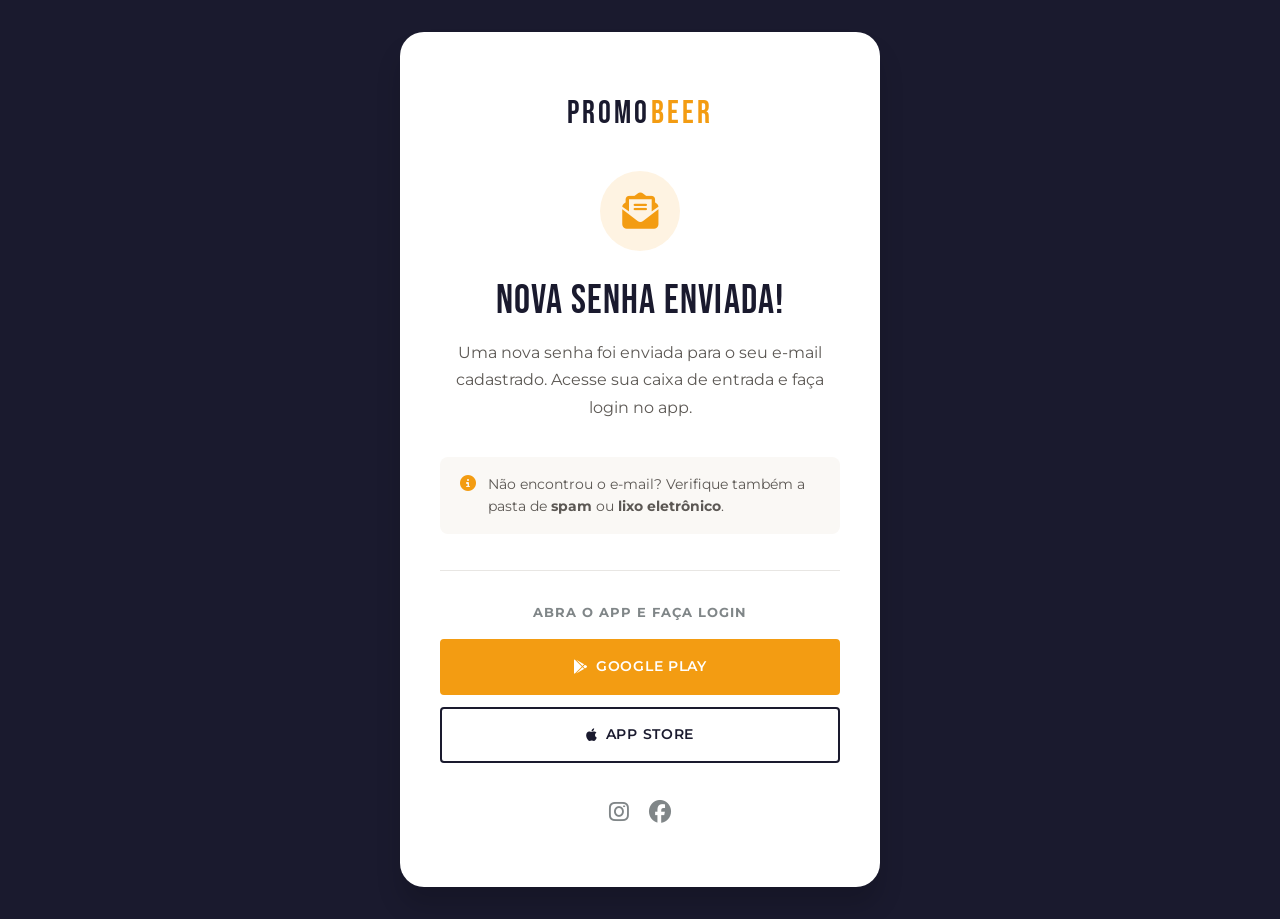
<file: novaSenhaEnviada.html>
<!DOCTYPE html>
<html lang="pt-BR">
<head>
    <meta charset="UTF-8">
    <meta name="viewport" content="width=device-width, initial-scale=1.0">
    <title>Nova senha enviada | PromoBeer</title>
    <link rel="preconnect" href="https://fonts.googleapis.com">
    <link rel="preconnect" href="https://fonts.gstatic.com" crossorigin>
    <link rel="preload" href="https://fonts.googleapis.com/css2?family=Bebas+Neue&family=Montserrat:wght@300;400;500;600;700;800&display=swap" as="style" onload="this.rel='stylesheet'">
    <noscript><link href="https://fonts.googleapis.com/css2?family=Bebas+Neue&family=Montserrat:wght@300;400;500;600;700;800&display=swap" rel="stylesheet"></noscript>
    <link rel="stylesheet" href="css/style.css">
    <link rel="stylesheet" href="https://cdnjs.cloudflare.com/ajax/libs/font-awesome/6.5.1/css/all.min.css" media="print" onload="this.media='all'">
    <style>
        .senha-page {
            min-height: 100vh;
            display: flex;
            flex-direction: column;
            align-items: center;
            justify-content: center;
            background: var(--color-primary);
            padding: var(--space-xl) var(--container-padding);
            text-align: center;
        }

        .senha-card {
            background: var(--color-white);
            border-radius: var(--radius-xl);
            padding: 3.5rem 2.5rem;
            max-width: 480px;
            width: 100%;
            box-shadow: var(--shadow-xl);
        }

        .senha-logo {
            font-family: var(--font-display);
            font-size: 2rem;
            letter-spacing: 0.1em;
            color: var(--color-primary);
            margin-bottom: 2rem;
            display: block;
        }

        .senha-icon {
            width: 80px;
            height: 80px;
            background: rgba(243, 156, 18, 0.12);
            border-radius: 50%;
            display: flex;
            align-items: center;
            justify-content: center;
            margin: 0 auto 1.75rem;
        }

        .senha-icon i {
            font-size: 2.25rem;
            color: var(--color-secondary);
        }

        .senha-title {
            font-family: var(--font-display);
            font-size: clamp(1.75rem, 5vw, 2.5rem);
            color: var(--color-primary);
            margin-bottom: 1rem;
            letter-spacing: 0.03em;
        }

        .senha-text {
            font-family: var(--font-body);
            font-size: 1rem;
            color: var(--color-gray-500);
            line-height: 1.7;
            margin-bottom: 2.25rem;
        }

        .senha-tip {
            display: flex;
            align-items: flex-start;
            gap: 0.75rem;
            background: var(--color-off-white);
            border-radius: var(--radius-md);
            padding: 1rem 1.25rem;
            margin-bottom: 2.25rem;
            text-align: left;
        }

        .senha-tip i {
            color: var(--color-secondary);
            margin-top: 2px;
            flex-shrink: 0;
        }

        .senha-tip p {
            font-family: var(--font-body);
            font-size: 0.875rem;
            color: var(--color-gray-500);
            line-height: 1.6;
            margin: 0;
        }

        .senha-divider {
            height: 1px;
            background: var(--color-gray-100);
            margin: 0 0 2rem;
        }

        .senha-cta-label {
            font-family: var(--font-body);
            font-size: 0.8rem;
            font-weight: 700;
            text-transform: uppercase;
            letter-spacing: 0.08em;
            color: var(--color-gray-400);
            margin-bottom: 1rem;
        }

        .senha-store-buttons {
            display: flex;
            flex-direction: column;
            gap: 0.75rem;
            margin-bottom: 2rem;
        }

        .btn-store {
            display: inline-flex;
            align-items: center;
            justify-content: center;
            gap: var(--space-sm);
            padding: 0.9rem 1.5rem;
            font-family: var(--font-body);
            font-size: 0.9rem;
            font-weight: 600;
            text-transform: uppercase;
            letter-spacing: 0.05em;
            border-radius: var(--radius-sm);
            border: 2px solid transparent;
            transition: all var(--transition-base);
            text-decoration: none;
        }

        .btn-store-google {
            background: var(--color-secondary);
            color: var(--color-white);
            border-color: var(--color-secondary);
        }

        .btn-store-google:hover {
            background: var(--color-secondary-dark);
            border-color: var(--color-secondary-dark);
            transform: translateY(-2px);
            box-shadow: var(--shadow-lg);
        }

        .btn-store-apple {
            background: transparent;
            color: var(--color-primary);
            border-color: var(--color-primary);
        }

        .btn-store-apple:hover {
            background: var(--color-primary);
            color: var(--color-white);
            transform: translateY(-2px);
            box-shadow: var(--shadow-lg);
        }

        .senha-social {
            display: flex;
            align-items: center;
            justify-content: center;
            gap: 1.25rem;
        }

        .senha-social a {
            color: var(--color-gray-400);
            font-size: 1.4rem;
            transition: color var(--transition-fast);
        }

        .senha-social a:hover {
            color: var(--color-secondary);
        }
    </style>
</head>
<body class="theme-mm">
    <main class="senha-page">
        <div class="senha-card">
            <a href="/" class="senha-logo">
                PROMO<span style="color: var(--color-secondary);">BEER</span>
            </a>

            <div class="senha-icon">
                <i class="fas fa-envelope-open-text"></i>
            </div>

            <h1 class="senha-title">Nova senha enviada!</h1>

            <p class="senha-text">
                Uma nova senha foi enviada para o seu e-mail cadastrado. Acesse sua caixa de entrada e faça login no app.
            </p>

            <div class="senha-tip">
                <i class="fas fa-info-circle"></i>
                <p>Não encontrou o e-mail? Verifique também a pasta de <strong>spam</strong> ou <strong>lixo eletrônico</strong>.</p>
            </div>

            <div class="senha-divider"></div>

            <p class="senha-cta-label">Abra o app e faça login</p>

            <div class="senha-store-buttons">
                <a href="https://play.google.com/store/apps/details?id=com.promobeerapp.promobeer" target="_blank" rel="noopener noreferrer" class="btn-store btn-store-google">
                    <i class="fab fa-google-play"></i> Google Play
                </a>
                <a href="https://apps.apple.com/br/app/promobeer/id1033253442" target="_blank" rel="noopener noreferrer" class="btn-store btn-store-apple">
                    <i class="fab fa-apple"></i> App Store
                </a>
            </div>

            <div class="senha-social">
                <a href="https://www.instagram.com/promobeer" target="_blank" rel="noopener noreferrer" aria-label="Instagram"><i class="fab fa-instagram"></i></a>
                <a href="https://www.facebook.com/Promobeer" target="_blank" rel="noopener noreferrer" aria-label="Facebook"><i class="fab fa-facebook"></i></a>
            </div>
        </div>
    </main>
</body>
</html>
</file>
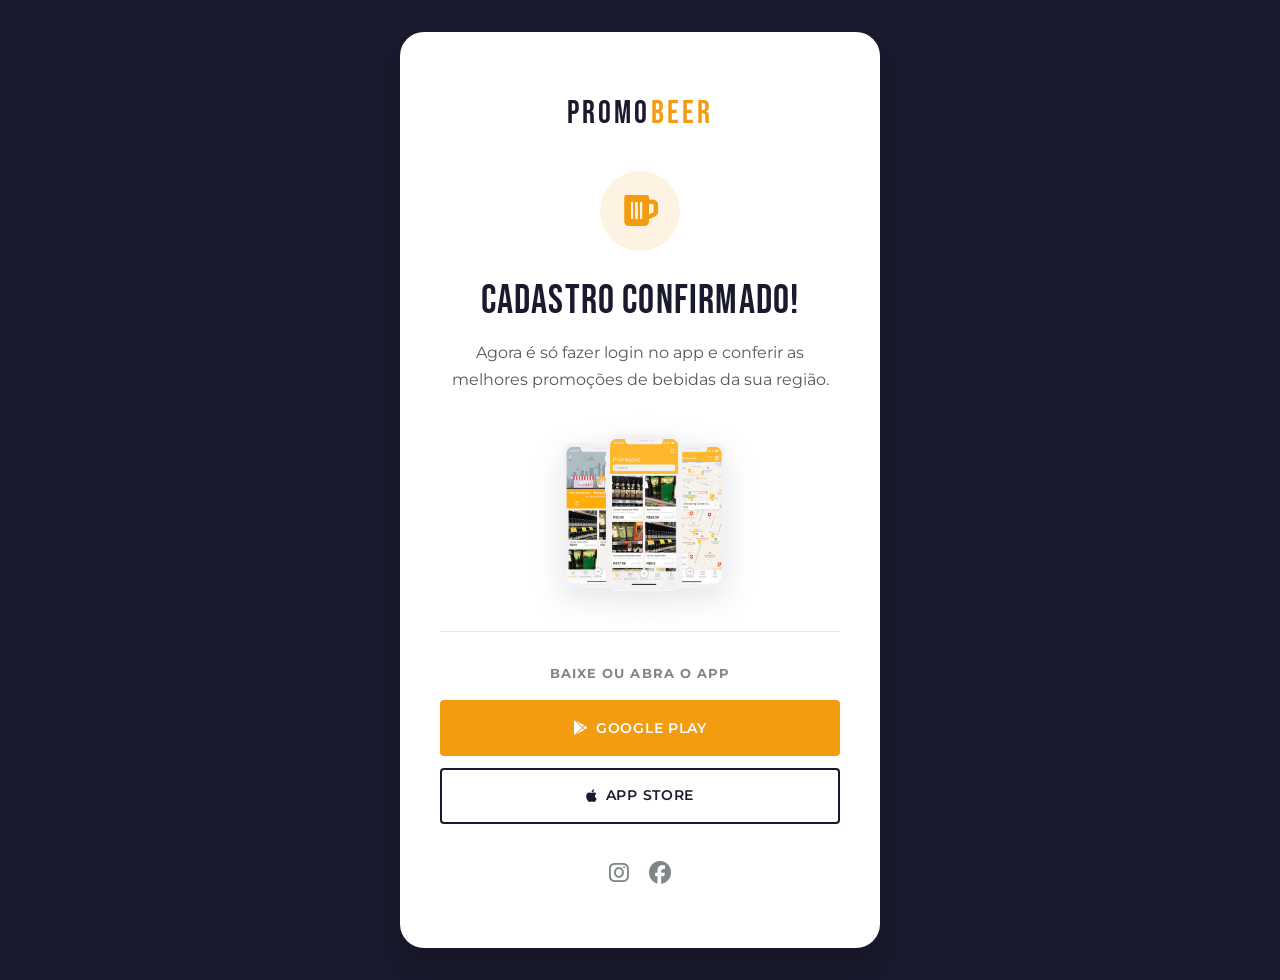
<file: obrigado.html>
<!DOCTYPE html>
<html lang="pt-BR">
<head>
    <meta charset="UTF-8">
    <meta name="viewport" content="width=device-width, initial-scale=1.0">
    <title>Cadastro confirmado | PromoBeer</title>
    <link rel="preconnect" href="https://fonts.googleapis.com">
    <link rel="preconnect" href="https://fonts.gstatic.com" crossorigin>
    <link rel="preload" href="https://fonts.googleapis.com/css2?family=Bebas+Neue&family=Montserrat:wght@300;400;500;600;700;800&display=swap" as="style" onload="this.rel='stylesheet'">
    <noscript><link href="https://fonts.googleapis.com/css2?family=Bebas+Neue&family=Montserrat:wght@300;400;500;600;700;800&display=swap" rel="stylesheet"></noscript>
    <link rel="stylesheet" href="css/style.css">
    <link rel="stylesheet" href="https://cdnjs.cloudflare.com/ajax/libs/font-awesome/6.5.1/css/all.min.css" media="print" onload="this.media='all'">
    <style>
        .obrigado-page {
            min-height: 100vh;
            display: flex;
            flex-direction: column;
            align-items: center;
            justify-content: center;
            background: var(--color-primary);
            padding: var(--space-xl) var(--container-padding);
            text-align: center;
        }

        .obrigado-card {
            background: var(--color-white);
            border-radius: var(--radius-xl);
            padding: 3.5rem 2.5rem;
            max-width: 480px;
            width: 100%;
            box-shadow: var(--shadow-xl);
        }

        .obrigado-logo {
            font-family: var(--font-display);
            font-size: 2rem;
            letter-spacing: 0.1em;
            color: var(--color-primary);
            margin-bottom: 2rem;
            display: block;
        }

        .obrigado-icon {
            width: 80px;
            height: 80px;
            background: rgba(243, 156, 18, 0.12);
            border-radius: 50%;
            display: flex;
            align-items: center;
            justify-content: center;
            margin: 0 auto 1.75rem;
        }

        .obrigado-icon i {
            font-size: 2.25rem;
            color: var(--color-secondary);
        }

        .obrigado-title {
            font-family: var(--font-display);
            font-size: clamp(1.75rem, 5vw, 2.5rem);
            color: var(--color-primary);
            margin-bottom: 1rem;
            letter-spacing: 0.03em;
        }

        .obrigado-text {
            font-family: var(--font-body);
            font-size: 1rem;
            color: var(--color-gray-500);
            line-height: 1.7;
            margin-bottom: 2.25rem;
        }

        .obrigado-mockup {
            width: 100%;
            max-width: 220px;
            margin: 0 auto 2.25rem;
            display: block;
            border-radius: var(--radius-lg);
            filter: drop-shadow(var(--shadow-lg));
        }

        .obrigado-divider {
            height: 1px;
            background: var(--color-gray-100);
            margin: 0 0 2rem;
        }

        .obrigado-cta-label {
            font-family: var(--font-body);
            font-size: 0.8rem;
            font-weight: 700;
            text-transform: uppercase;
            letter-spacing: 0.08em;
            color: var(--color-gray-400);
            margin-bottom: 1rem;
        }

        .obrigado-store-buttons {
            display: flex;
            flex-direction: column;
            gap: 0.75rem;
            margin-bottom: 2rem;
        }

        .btn-store {
            display: inline-flex;
            align-items: center;
            justify-content: center;
            gap: var(--space-sm);
            padding: 0.9rem 1.5rem;
            font-family: var(--font-body);
            font-size: 0.9rem;
            font-weight: 600;
            text-transform: uppercase;
            letter-spacing: 0.05em;
            border-radius: var(--radius-sm);
            border: 2px solid transparent;
            transition: all var(--transition-base);
            text-decoration: none;
        }

        .btn-store-google {
            background: var(--color-secondary);
            color: var(--color-white);
            border-color: var(--color-secondary);
        }

        .btn-store-google:hover {
            background: var(--color-secondary-dark);
            border-color: var(--color-secondary-dark);
            transform: translateY(-2px);
            box-shadow: var(--shadow-lg);
        }

        .btn-store-apple {
            background: transparent;
            color: var(--color-primary);
            border-color: var(--color-primary);
        }

        .btn-store-apple:hover {
            background: var(--color-primary);
            color: var(--color-white);
            transform: translateY(-2px);
            box-shadow: var(--shadow-lg);
        }

        .obrigado-social {
            display: flex;
            align-items: center;
            justify-content: center;
            gap: 1.25rem;
        }

        .obrigado-social a {
            color: var(--color-gray-400);
            font-size: 1.4rem;
            transition: color var(--transition-fast);
        }

        .obrigado-social a:hover {
            color: var(--color-secondary);
        }
    </style>
</head>
<body class="theme-mm">
    <main class="obrigado-page">
        <div class="obrigado-card">
            <a href="/" class="obrigado-logo">
                PROMO<span style="color: var(--color-secondary);">BEER</span>
            </a>

            <div class="obrigado-icon">
                <i class="fas fa-beer"></i>
            </div>

            <h1 class="obrigado-title">Cadastro confirmado!</h1>

            <p class="obrigado-text">
                Agora é só fazer login no app e conferir as melhores promoções de bebidas da sua região.
            </p>

            <img src="images/home2.png" alt="PromoBeer App" class="obrigado-mockup">

            <div class="obrigado-divider"></div>

            <p class="obrigado-cta-label">Baixe ou abra o app</p>

            <div class="obrigado-store-buttons">
                <a href="https://play.google.com/store/apps/details?id=com.promobeerapp.promobeer" target="_blank" rel="noopener noreferrer" class="btn-store btn-store-google">
                    <i class="fab fa-google-play"></i> Google Play
                </a>
                <a href="https://apps.apple.com/br/app/promobeer/id1033253442" target="_blank" rel="noopener noreferrer" class="btn-store btn-store-apple">
                    <i class="fab fa-apple"></i> App Store
                </a>
            </div>

            <div class="obrigado-social">
                <a href="https://www.instagram.com/promobeer" target="_blank" rel="noopener noreferrer" aria-label="Instagram"><i class="fab fa-instagram"></i></a>
                <a href="https://www.facebook.com/Promobeer" target="_blank" rel="noopener noreferrer" aria-label="Facebook"><i class="fab fa-facebook"></i></a>
            </div>
        </div>
    </main>
</body>
</html>
</file>
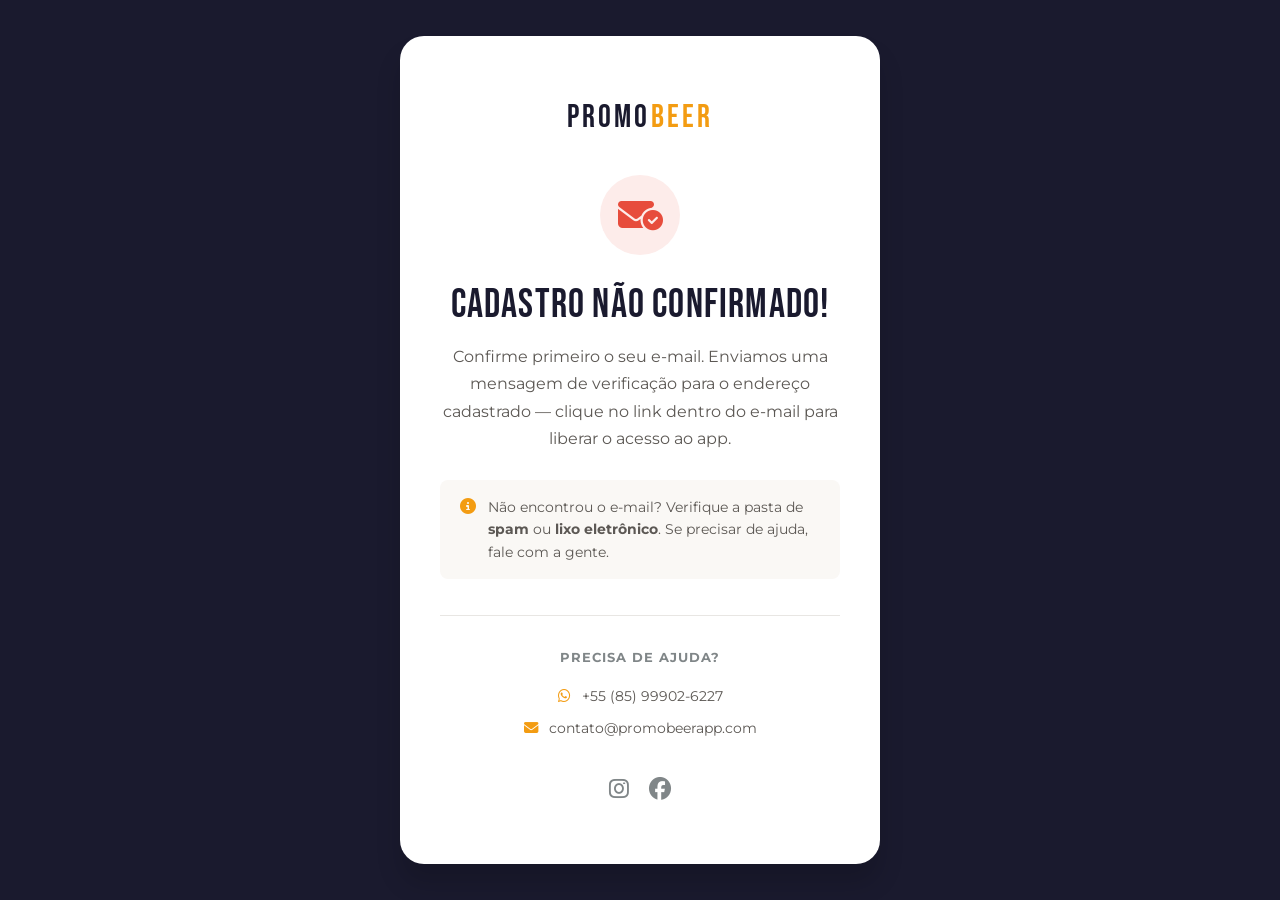
<file: usuarioNaoValidado.html>
<!DOCTYPE html>
<html lang="pt-BR">
<head>
    <meta charset="UTF-8">
    <meta name="viewport" content="width=device-width, initial-scale=1.0">
    <title>Cadastro não confirmado | PromoBeer</title>
    <link rel="preconnect" href="https://fonts.googleapis.com">
    <link rel="preconnect" href="https://fonts.gstatic.com" crossorigin>
    <link rel="preload" href="https://fonts.googleapis.com/css2?family=Bebas+Neue&family=Montserrat:wght@300;400;500;600;700;800&display=swap" as="style" onload="this.rel='stylesheet'">
    <noscript><link href="https://fonts.googleapis.com/css2?family=Bebas+Neue&family=Montserrat:wght@300;400;500;600;700;800&display=swap" rel="stylesheet"></noscript>
    <link rel="stylesheet" href="css/style.css">
    <link rel="stylesheet" href="https://cdnjs.cloudflare.com/ajax/libs/font-awesome/6.5.1/css/all.min.css" media="print" onload="this.media='all'">
    <style>
        .naovalidado-page {
            min-height: 100vh;
            display: flex;
            flex-direction: column;
            align-items: center;
            justify-content: center;
            background: var(--color-primary);
            padding: var(--space-xl) var(--container-padding);
            text-align: center;
        }

        .naovalidado-card {
            background: var(--color-white);
            border-radius: var(--radius-xl);
            padding: 3.5rem 2.5rem;
            max-width: 480px;
            width: 100%;
            box-shadow: var(--shadow-xl);
        }

        .naovalidado-logo {
            font-family: var(--font-display);
            font-size: 2rem;
            letter-spacing: 0.1em;
            color: var(--color-primary);
            margin-bottom: 2rem;
            display: block;
        }

        .naovalidado-icon {
            width: 80px;
            height: 80px;
            background: #fdecea;
            border-radius: 50%;
            display: flex;
            align-items: center;
            justify-content: center;
            margin: 0 auto 1.75rem;
        }

        .naovalidado-icon i {
            font-size: 2.25rem;
            color: #e74c3c;
        }

        .naovalidado-title {
            font-family: var(--font-display);
            font-size: clamp(1.75rem, 5vw, 2.5rem);
            color: var(--color-primary);
            margin-bottom: 1rem;
            letter-spacing: 0.03em;
        }

        .naovalidado-text {
            font-family: var(--font-body);
            font-size: 1rem;
            color: var(--color-gray-500);
            line-height: 1.7;
            margin-bottom: 1.75rem;
        }

        .naovalidado-tip {
            display: flex;
            align-items: flex-start;
            gap: 0.75rem;
            background: var(--color-off-white);
            border-radius: var(--radius-md);
            padding: 1rem 1.25rem;
            margin-bottom: 2.25rem;
            text-align: left;
        }

        .naovalidado-tip i {
            color: var(--color-secondary);
            margin-top: 2px;
            flex-shrink: 0;
        }

        .naovalidado-tip p {
            font-family: var(--font-body);
            font-size: 0.875rem;
            color: var(--color-gray-500);
            line-height: 1.6;
            margin: 0;
        }

        .naovalidado-divider {
            height: 1px;
            background: var(--color-gray-100);
            margin: 0 0 2rem;
        }

        .naovalidado-cta-label {
            font-family: var(--font-body);
            font-size: 0.8rem;
            font-weight: 700;
            text-transform: uppercase;
            letter-spacing: 0.08em;
            color: var(--color-gray-400);
            margin-bottom: 1rem;
        }

        .naovalidado-contact {
            display: flex;
            flex-direction: column;
            gap: 0.6rem;
            margin-bottom: 2rem;
        }

        .naovalidado-contact-item {
            display: flex;
            align-items: center;
            justify-content: center;
            gap: 0.6rem;
            font-family: var(--font-body);
            font-size: 0.9rem;
            color: var(--color-gray-500);
        }

        .naovalidado-contact-item i {
            color: var(--color-secondary);
            width: 1rem;
        }

        .naovalidado-contact-item a {
            color: var(--color-gray-500);
            transition: color var(--transition-fast);
        }

        .naovalidado-contact-item a:hover {
            color: var(--color-secondary);
        }

        .naovalidado-social {
            display: flex;
            align-items: center;
            justify-content: center;
            gap: 1.25rem;
        }

        .naovalidado-social a {
            color: var(--color-gray-400);
            font-size: 1.4rem;
            transition: color var(--transition-fast);
        }

        .naovalidado-social a:hover {
            color: var(--color-secondary);
        }
    </style>
</head>
<body class="theme-mm">
    <main class="naovalidado-page">
        <div class="naovalidado-card">
            <a href="/" class="naovalidado-logo">
                PROMO<span style="color: var(--color-secondary);">BEER</span>
            </a>

            <div class="naovalidado-icon">
                <i class="fas fa-envelope-circle-check"></i>
            </div>

            <h1 class="naovalidado-title">Cadastro não confirmado!</h1>

            <p class="naovalidado-text">
                Confirme primeiro o seu e-mail. Enviamos uma mensagem de verificação para o endereço cadastrado — clique no link dentro do e-mail para liberar o acesso ao app.
            </p>

            <div class="naovalidado-tip">
                <i class="fas fa-info-circle"></i>
                <p>Não encontrou o e-mail? Verifique a pasta de <strong>spam</strong> ou <strong>lixo eletrônico</strong>. Se precisar de ajuda, fale com a gente.</p>
            </div>

            <div class="naovalidado-divider"></div>

            <p class="naovalidado-cta-label">Precisa de ajuda?</p>

            <div class="naovalidado-contact">
                <div class="naovalidado-contact-item">
                    <i class="fab fa-whatsapp"></i>
                    <a href="https://wa.me/5585999026227" target="_blank" rel="noopener noreferrer">+55 (85) 99902-6227</a>
                </div>
                <div class="naovalidado-contact-item">
                    <i class="fas fa-envelope"></i>
                    <a href="mailto:contato@promobeerapp.com">contato@promobeerapp.com</a>
                </div>
            </div>

            <div class="naovalidado-social">
                <a href="https://www.instagram.com/promobeer" target="_blank" rel="noopener noreferrer" aria-label="Instagram"><i class="fab fa-instagram"></i></a>
                <a href="https://www.facebook.com/Promobeer" target="_blank" rel="noopener noreferrer" aria-label="Facebook"><i class="fab fa-facebook"></i></a>
            </div>
        </div>
    </main>
</body>
</html>
</file>
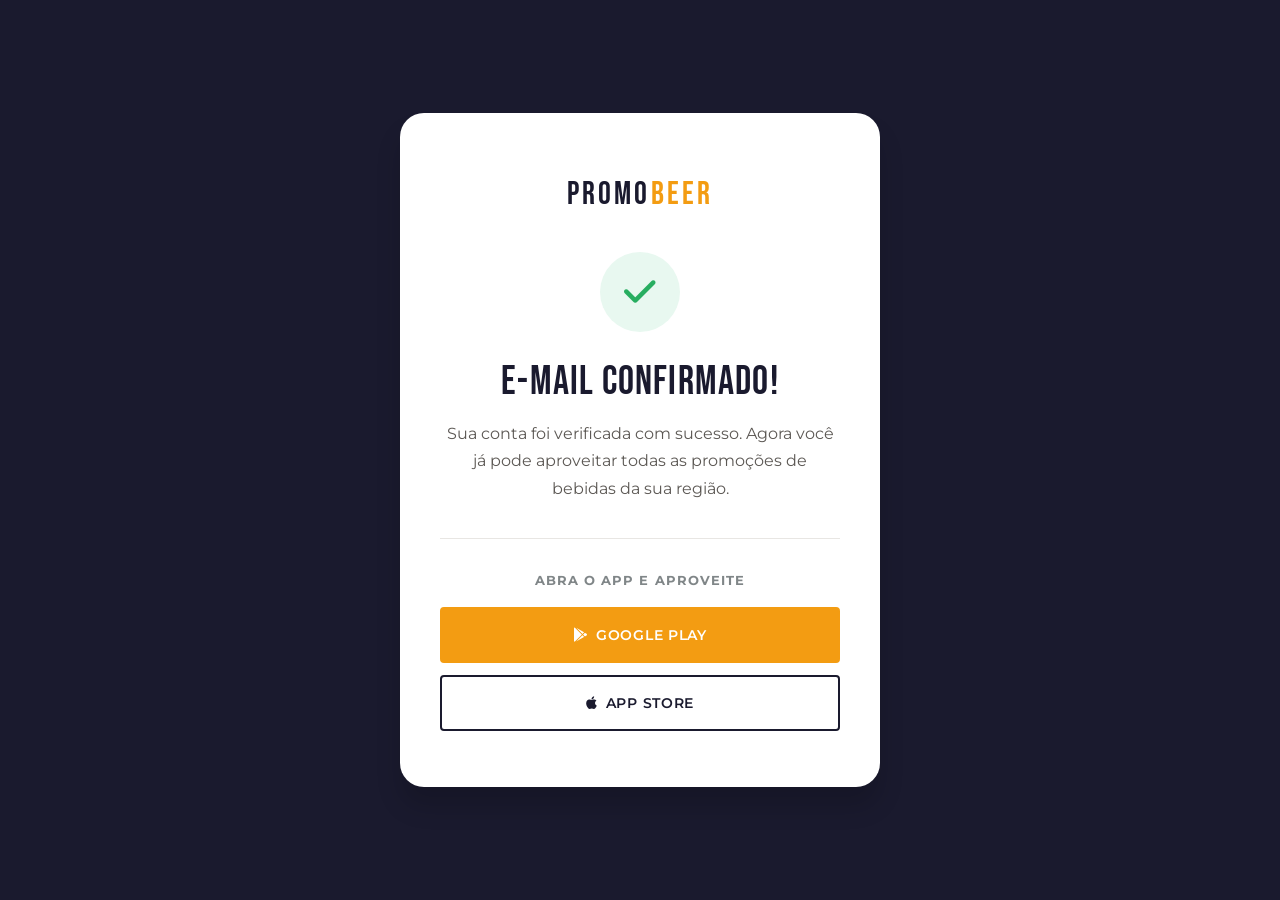
<file: usuarioValidado.html>
<!DOCTYPE html>
<html lang="pt-BR">
<head>
    <meta charset="UTF-8">
    <meta name="viewport" content="width=device-width, initial-scale=1.0">
    <title>E-mail confirmado | PromoBeer</title>
    <link rel="preconnect" href="https://fonts.googleapis.com">
    <link rel="preconnect" href="https://fonts.gstatic.com" crossorigin>
    <link rel="preload" href="https://fonts.googleapis.com/css2?family=Bebas+Neue&family=Montserrat:wght@300;400;500;600;700;800&display=swap" as="style" onload="this.rel='stylesheet'">
    <noscript><link href="https://fonts.googleapis.com/css2?family=Bebas+Neue&family=Montserrat:wght@300;400;500;600;700;800&display=swap" rel="stylesheet"></noscript>
    <link rel="stylesheet" href="css/style.css">
    <link rel="stylesheet" href="https://cdnjs.cloudflare.com/ajax/libs/font-awesome/6.5.1/css/all.min.css" media="print" onload="this.media='all'">
    <style>
        .validation-page {
            min-height: 100vh;
            display: flex;
            flex-direction: column;
            align-items: center;
            justify-content: center;
            background: var(--color-primary);
            padding: var(--space-xl) var(--container-padding);
            text-align: center;
        }

        .validation-card {
            background: var(--color-white);
            border-radius: var(--radius-xl);
            padding: 3.5rem 2.5rem;
            max-width: 480px;
            width: 100%;
            box-shadow: var(--shadow-xl);
        }

        .validation-logo {
            font-family: var(--font-display);
            font-size: 2rem;
            letter-spacing: 0.1em;
            color: var(--color-primary);
            margin-bottom: 2rem;
            display: block;
        }

        .validation-icon {
            width: 80px;
            height: 80px;
            background: #e8f8f0;
            border-radius: 50%;
            display: flex;
            align-items: center;
            justify-content: center;
            margin: 0 auto 1.75rem;
        }

        .validation-icon i {
            font-size: 2.25rem;
            color: #27ae60;
        }

        .validation-title {
            font-family: var(--font-display);
            font-size: clamp(1.75rem, 5vw, 2.5rem);
            color: var(--color-primary);
            margin-bottom: 1rem;
            letter-spacing: 0.03em;
        }

        .validation-text {
            font-family: var(--font-body);
            font-size: 1rem;
            color: var(--color-gray-500);
            line-height: 1.7;
            margin-bottom: 2.25rem;
        }

        .validation-divider {
            height: 1px;
            background: var(--color-gray-100);
            margin: 0 0 2rem;
        }

        .validation-cta-label {
            font-family: var(--font-body);
            font-size: 0.8rem;
            font-weight: 700;
            text-transform: uppercase;
            letter-spacing: 0.08em;
            color: var(--color-gray-400);
            margin-bottom: 1rem;
        }

        .validation-store-buttons {
            display: flex;
            flex-direction: column;
            gap: 0.75rem;
        }

        .btn-store {
            display: inline-flex;
            align-items: center;
            justify-content: center;
            gap: var(--space-sm);
            padding: 0.9rem 1.5rem;
            font-family: var(--font-body);
            font-size: 0.9rem;
            font-weight: 600;
            text-transform: uppercase;
            letter-spacing: 0.05em;
            border-radius: var(--radius-sm);
            border: 2px solid transparent;
            transition: all var(--transition-base);
            text-decoration: none;
        }

        .btn-store-google {
            background: var(--color-secondary);
            color: var(--color-white);
            border-color: var(--color-secondary);
        }

        .btn-store-google:hover {
            background: var(--color-secondary-dark);
            border-color: var(--color-secondary-dark);
            transform: translateY(-2px);
            box-shadow: var(--shadow-lg);
        }

        .btn-store-apple {
            background: transparent;
            color: var(--color-primary);
            border-color: var(--color-primary);
        }

        .btn-store-apple:hover {
            background: var(--color-primary);
            color: var(--color-white);
            transform: translateY(-2px);
            box-shadow: var(--shadow-lg);
        }
    </style>
</head>
<body class="theme-mm">
    <main class="validation-page">
        <div class="validation-card">
            <a href="/" class="validation-logo">
                PROMO<span style="color: var(--color-secondary);">BEER</span>
            </a>

            <div class="validation-icon">
                <i class="fas fa-check"></i>
            </div>

            <h1 class="validation-title">E-mail confirmado!</h1>

            <p class="validation-text">
                Sua conta foi verificada com sucesso. Agora você já pode aproveitar todas as promoções de bebidas da sua região.
            </p>

            <div class="validation-divider"></div>

            <p class="validation-cta-label">Abra o app e aproveite</p>

            <div class="validation-store-buttons">
                <a href="https://play.google.com/store/apps/details?id=com.promobeerapp.promobeer" target="_blank" rel="noopener noreferrer" class="btn-store btn-store-google">
                    <i class="fab fa-google-play"></i> Google Play
                </a>
                <a href="https://apps.apple.com/br/app/promobeer/id1033253442" target="_blank" rel="noopener noreferrer" class="btn-store btn-store-apple">
                    <i class="fab fa-apple"></i> App Store
                </a>
            </div>
        </div>
    </main>
</body>
</html>
</file>
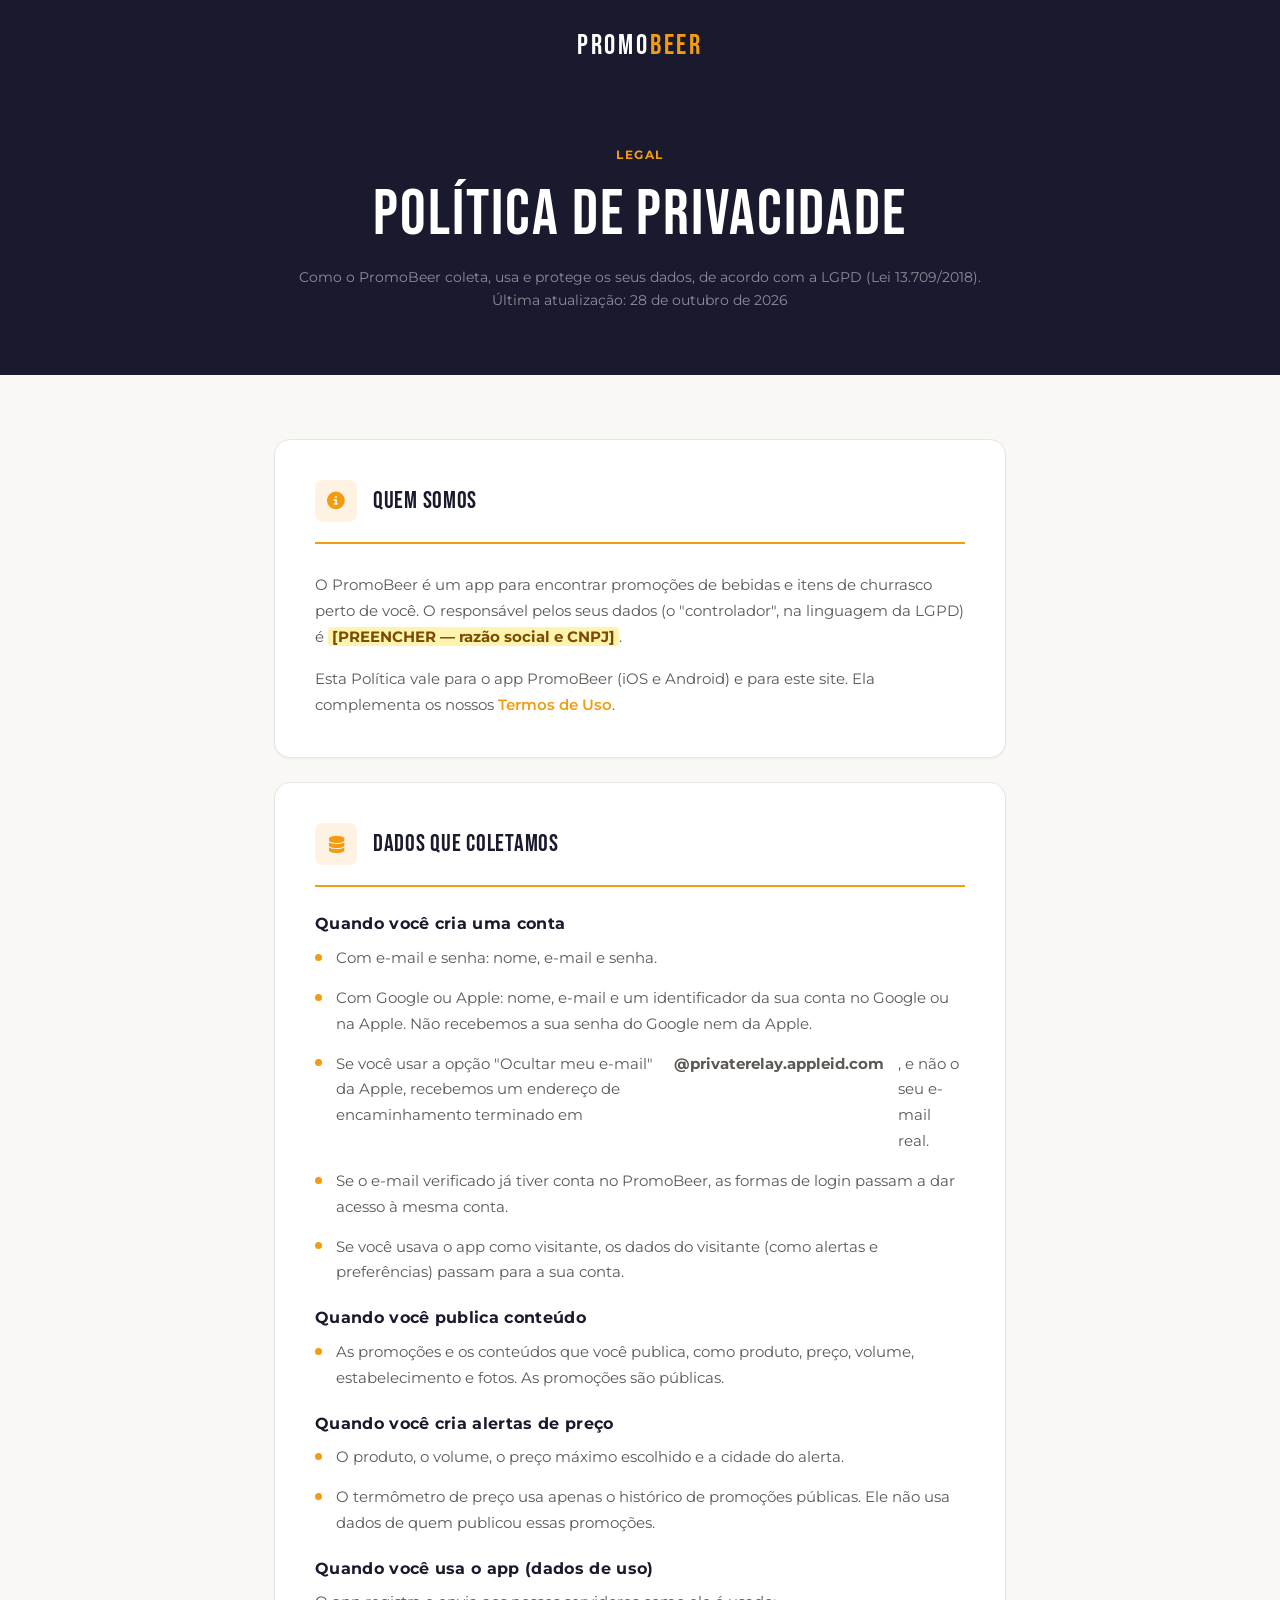
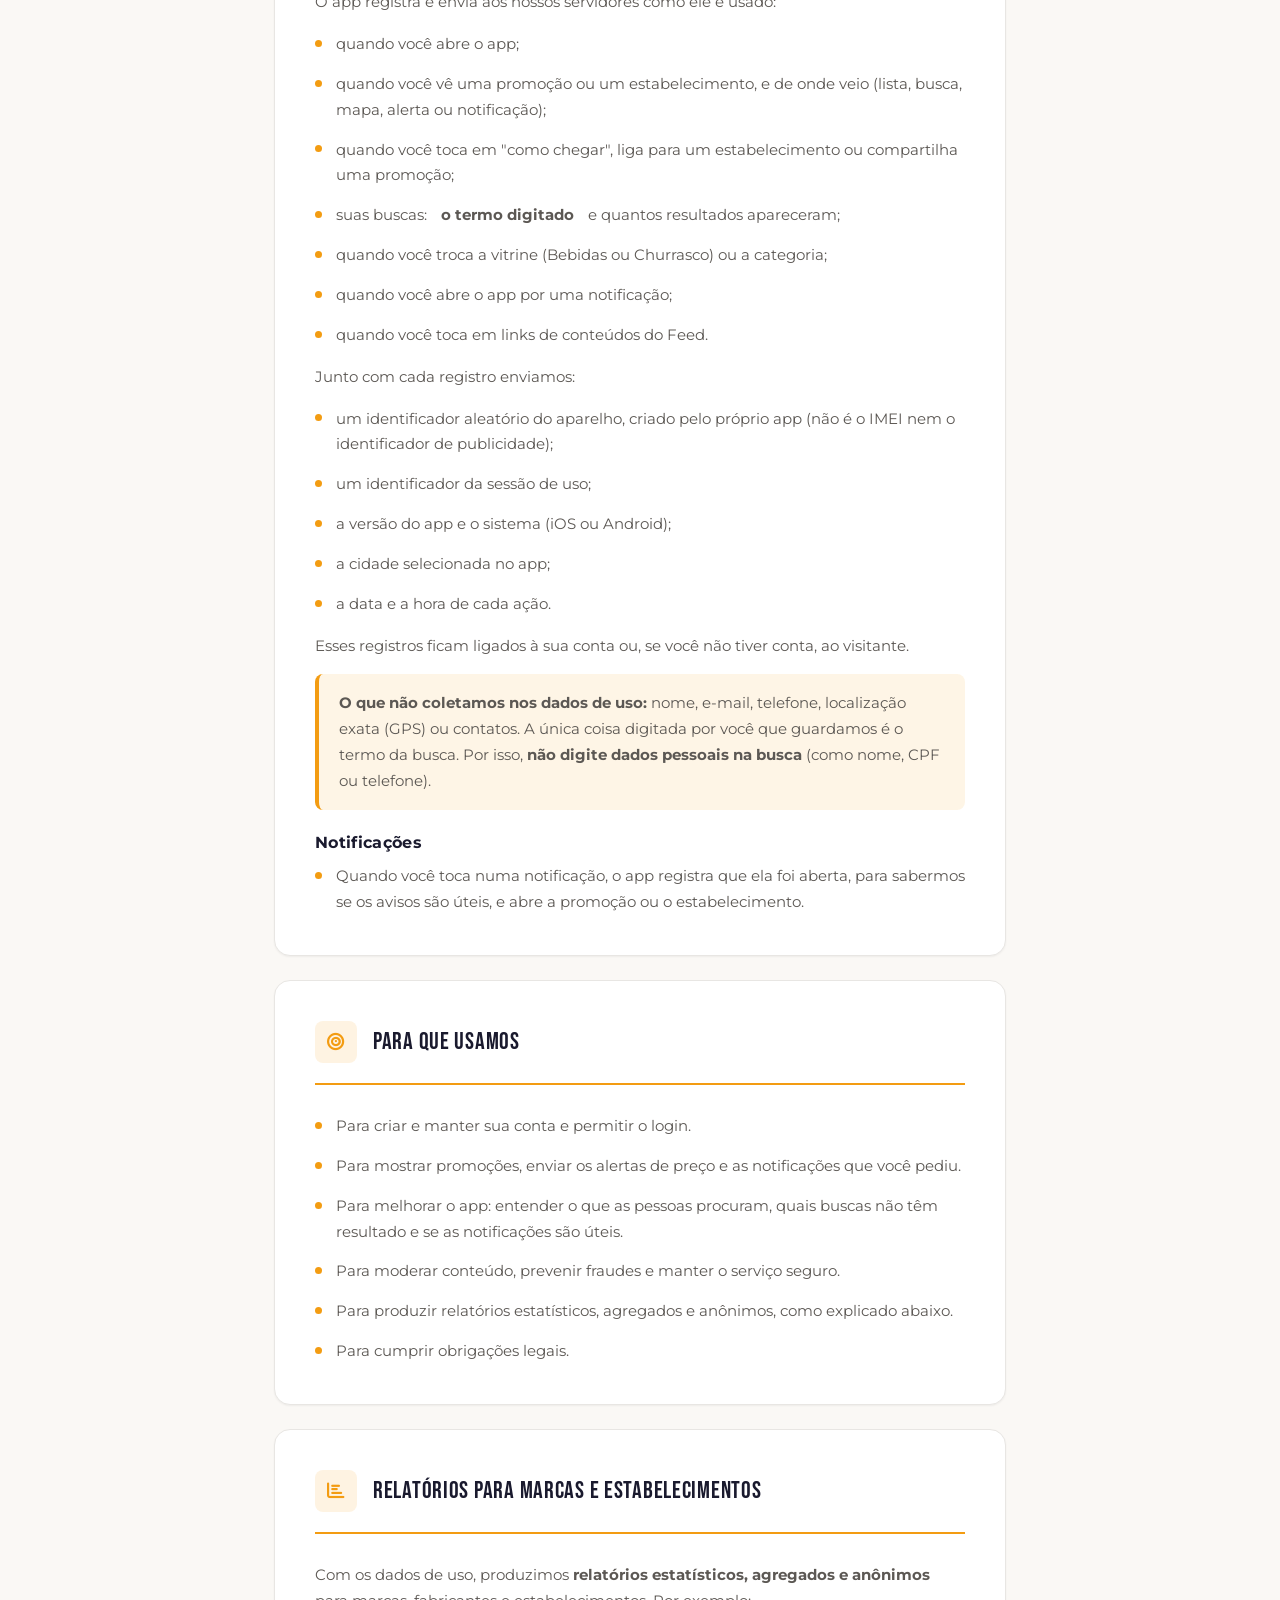
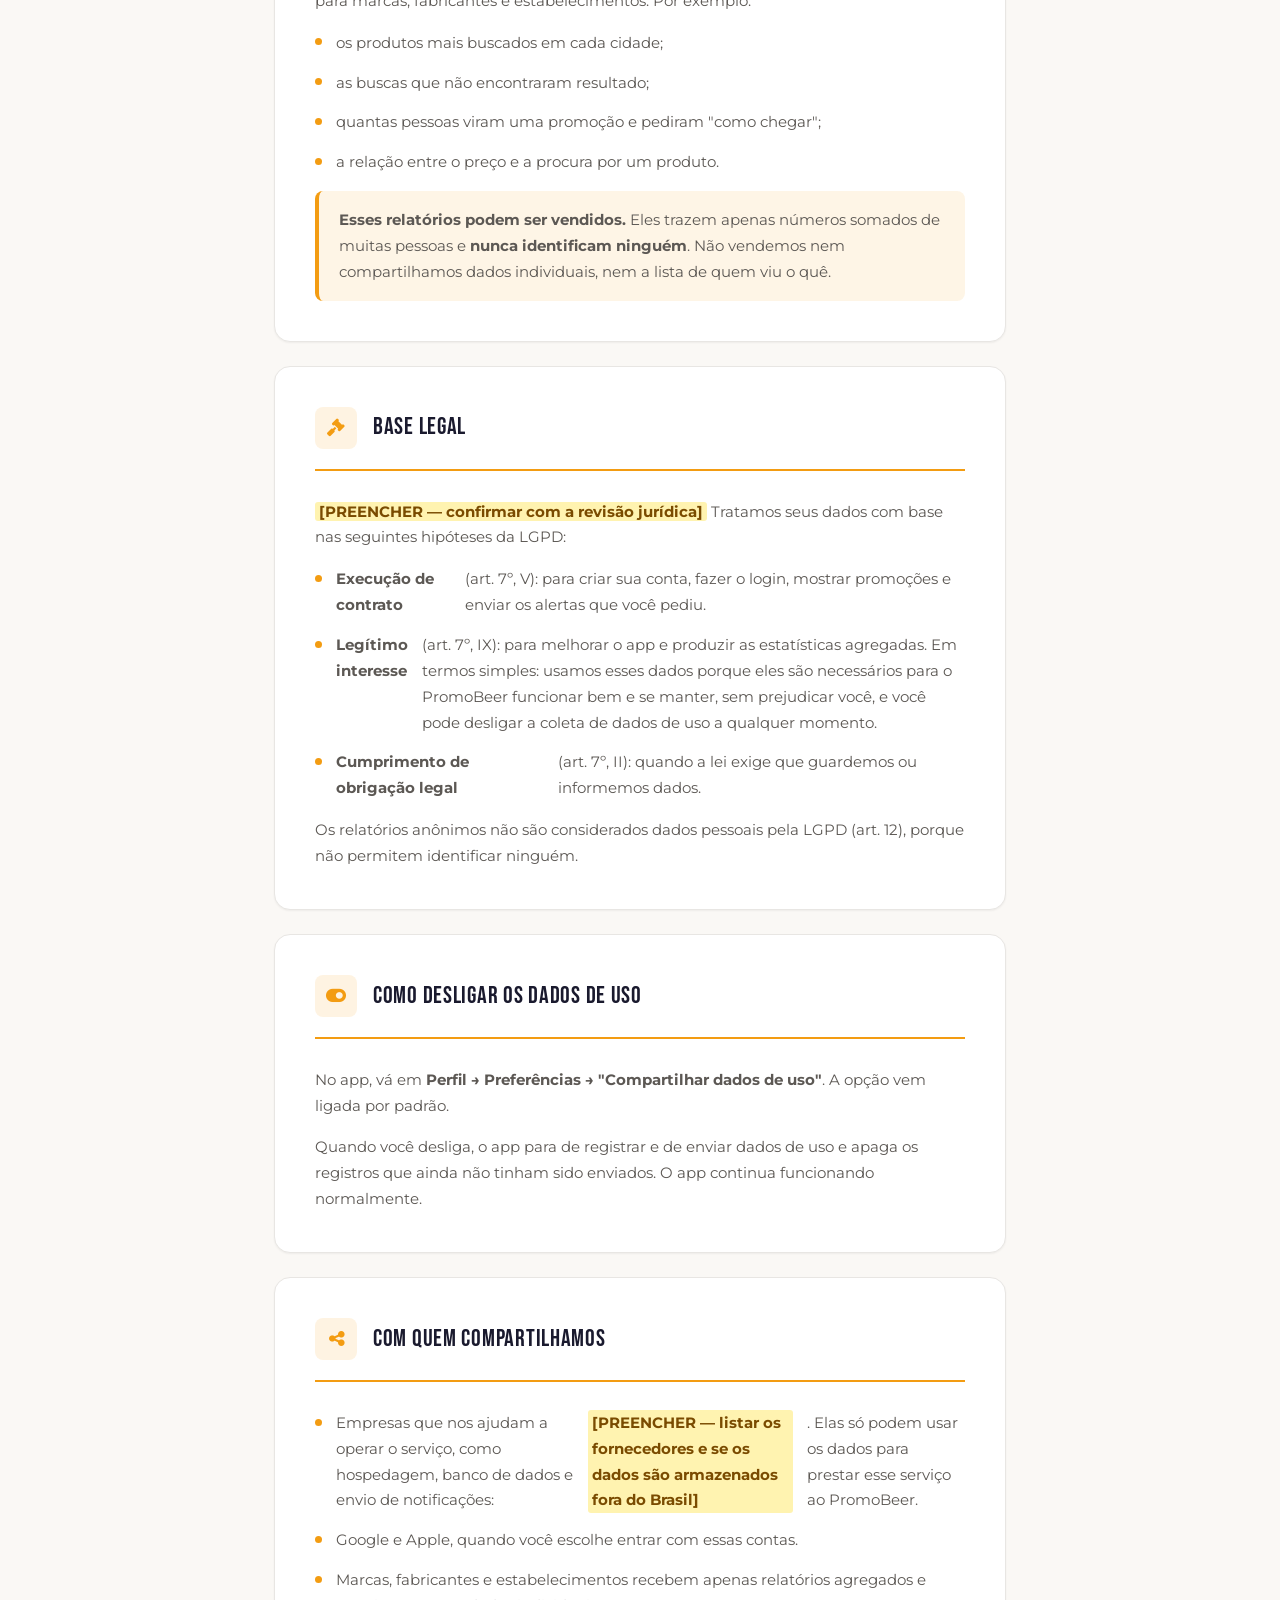
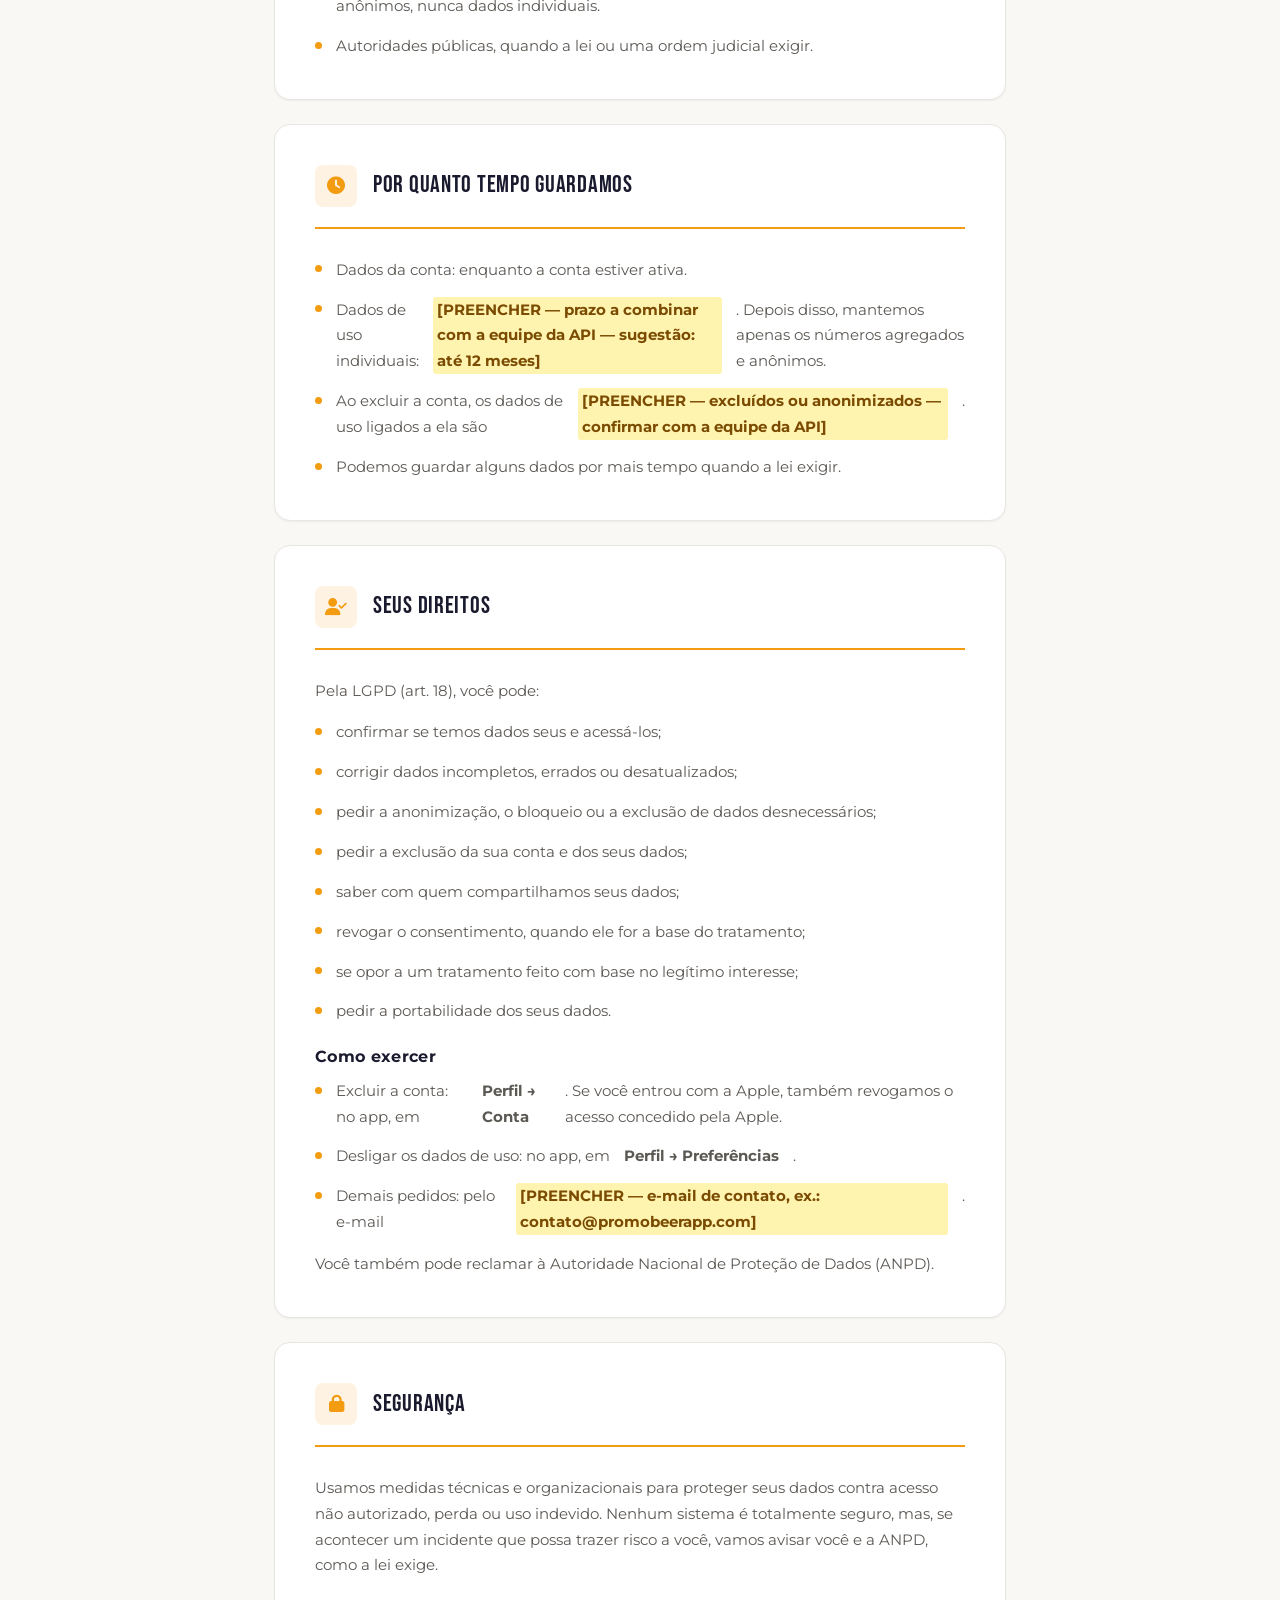
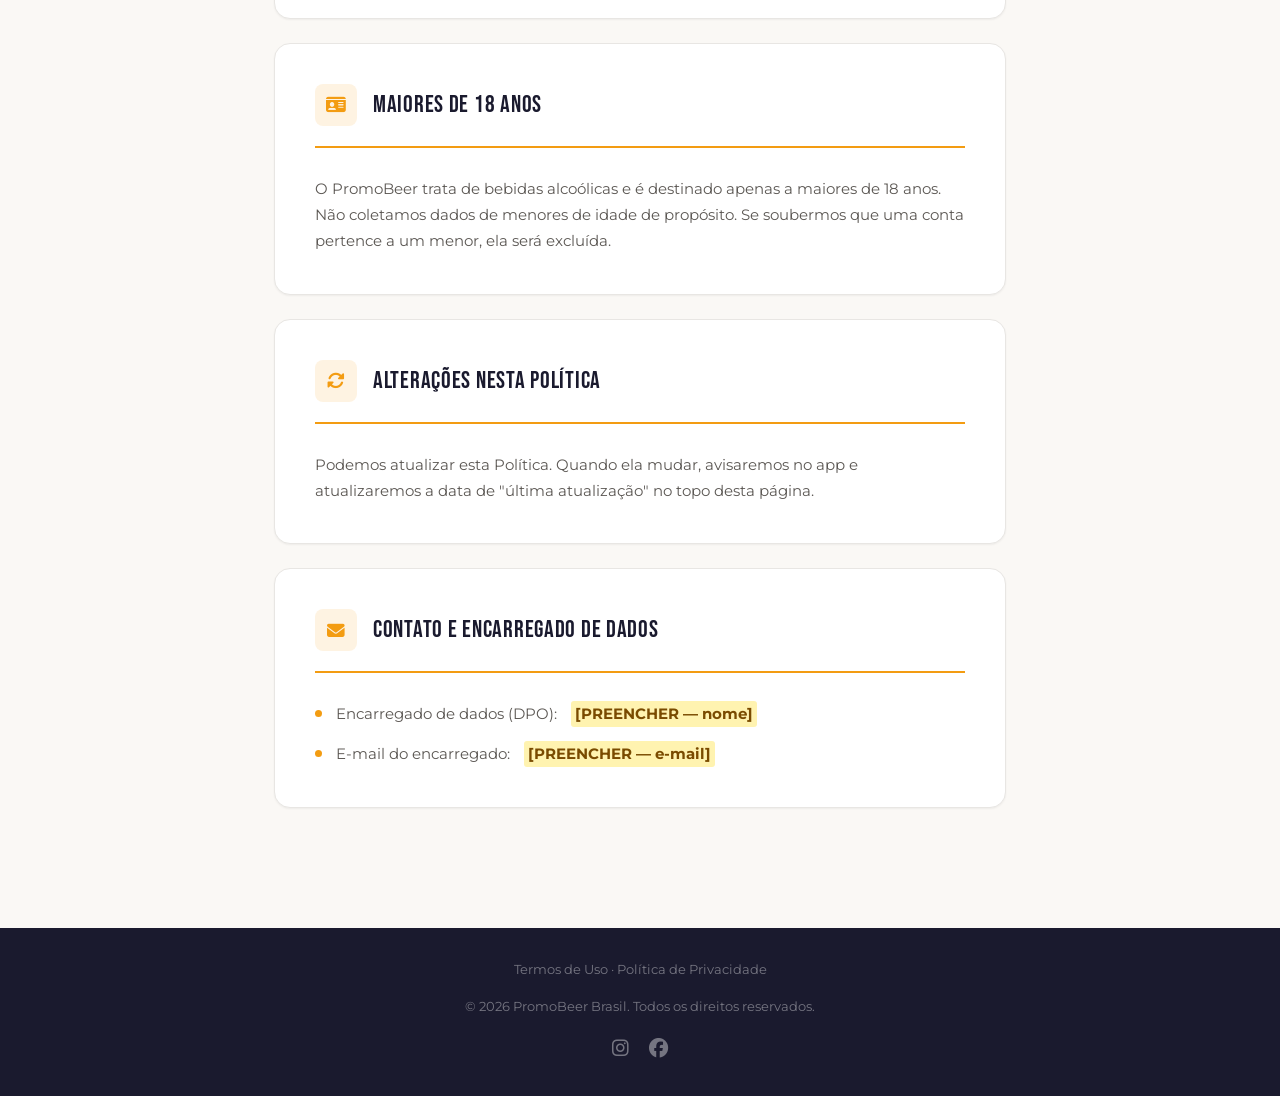
<file: termos/privacidade.html>
<!DOCTYPE html>
<html lang="pt-BR">
<head>
    <meta charset="UTF-8">
    <meta name="viewport" content="width=device-width, initial-scale=1.0">
    <title>Política de Privacidade | PromoBeer</title>
    <link rel="preconnect" href="https://fonts.googleapis.com">
    <link rel="preconnect" href="https://fonts.gstatic.com" crossorigin>
    <link rel="preload" href="https://fonts.googleapis.com/css2?family=Bebas+Neue&family=Montserrat:wght@300;400;500;600;700;800&display=swap" as="style" onload="this.rel='stylesheet'">
    <noscript><link href="https://fonts.googleapis.com/css2?family=Bebas+Neue&family=Montserrat:wght@300;400;500;600;700;800&display=swap" rel="stylesheet"></noscript>
    <link rel="stylesheet" href="../css/style.css">
    <link rel="stylesheet" href="https://cdnjs.cloudflare.com/ajax/libs/font-awesome/6.5.1/css/all.min.css" media="print" onload="this.media='all'">
    <style>
        .termos-header {
            background: var(--color-primary);
            padding: 1.5rem 0;
            text-align: center;
        }

        .termos-header-logo {
            font-family: var(--font-display);
            font-size: 1.75rem;
            letter-spacing: 0.1em;
            color: var(--color-white);
            text-decoration: none;
        }

        .termos-hero {
            background: var(--color-primary);
            padding: 3rem 0 4rem;
            text-align: center;
        }

        .termos-hero-tag {
            display: inline-block;
            font-family: var(--font-body);
            font-size: 0.75rem;
            font-weight: 700;
            text-transform: uppercase;
            letter-spacing: 0.12em;
            color: var(--color-secondary);
            margin-bottom: 1rem;
        }

        .termos-hero-title {
            font-family: var(--font-display);
            font-size: clamp(2.5rem, 6vw, 4rem);
            color: var(--color-white);
            letter-spacing: 0.03em;
            margin-bottom: 1rem;
        }

        .termos-hero-meta {
            font-family: var(--font-body);
            font-size: 0.875rem;
            color: rgba(255, 255, 255, 0.5);
        }

        .termos-body {
            background: var(--color-off-white);
            padding: 4rem 0 6rem;
        }

        .termos-content {
            max-width: 780px;
            margin: 0 auto;
            padding: 0 var(--container-padding);
        }

        .termos-section {
            background: var(--color-white);
            border-radius: var(--radius-lg);
            padding: 2.5rem;
            margin-bottom: 1.5rem;
            box-shadow: var(--shadow-sm);
            border: 1px solid var(--color-gray-100);
        }

        .termos-section-header {
            display: flex;
            align-items: center;
            gap: 1rem;
            margin-bottom: 1.75rem;
            padding-bottom: 1.25rem;
            border-bottom: 2px solid var(--color-secondary);
        }

        .termos-section-icon {
            width: 42px;
            height: 42px;
            background: rgba(243, 156, 18, 0.12);
            border-radius: var(--radius-md);
            display: flex;
            align-items: center;
            justify-content: center;
            flex-shrink: 0;
        }

        .termos-section-icon i {
            font-size: 1.1rem;
            color: var(--color-secondary);
        }

        .termos-section-title {
            font-family: var(--font-display);
            font-size: 1.5rem;
            color: var(--color-primary);
            letter-spacing: 0.03em;
        }

        .termos-list {
            list-style: none;
            padding: 0;
            margin: 0;
            display: flex;
            flex-direction: column;
            gap: 0.875rem;
        }

        .termos-list li {
            display: flex;
            align-items: flex-start;
            gap: 0.875rem;
            font-family: var(--font-body);
            font-size: 0.95rem;
            color: var(--color-gray-500);
            line-height: 1.7;
        }

        .termos-list li::before {
            content: '';
            width: 7px;
            height: 7px;
            min-width: 7px;
            background: var(--color-secondary);
            border-radius: 50%;
            margin-top: 0.55rem;
        }

        .termos-text {
            font-family: var(--font-body);
            font-size: 0.95rem;
            color: var(--color-gray-500);
            line-height: 1.7;
        }

        .preencher {
            background: #fff3b0;
            color: #7a4b00;
            font-weight: 700;
            padding: 0 0.25rem;
            border-radius: 3px;
        }

        .termos-text a,
        .termos-list a {
            color: var(--color-secondary);
            font-weight: 600;
        }

        .preencher {
            background: #fff3b0;
            color: #7a4b00;
            font-weight: 700;
            padding: 0 0.25rem;
            border-radius: 3px;
        }

        .termos-text + .termos-list,
        .termos-list + .termos-text,
        .termos-text + .termos-text {
            margin-top: 1rem;
        }

        .termos-subtitle {
            font-family: var(--font-body);
            font-size: 1rem;
            font-weight: 700;
            color: var(--color-primary);
            margin: 1.5rem 0 0.75rem;
        }

        .termos-highlight {
            background: rgba(243, 156, 18, 0.1);
            border-left: 4px solid var(--color-secondary);
            border-radius: var(--radius-md);
            padding: 1rem 1.25rem;
            margin-top: 1rem;
        }

        .termos-footer {
            background: var(--color-primary);
            padding: 2rem 0;
            text-align: center;
        }

        .termos-footer p {
            font-family: var(--font-body);
            font-size: 0.8rem;
            color: rgba(255, 255, 255, 0.4);
            margin-bottom: 1rem;
        }

        .termos-footer-social {
            display: flex;
            align-items: center;
            justify-content: center;
            gap: 1.25rem;
        }

        .termos-footer-social a {
            color: rgba(255, 255, 255, 0.4);
            font-size: 1.2rem;
            transition: color var(--transition-fast);
        }

        .termos-footer-social a:hover {
            color: var(--color-secondary);
        }
    </style>
</head>
<body class="theme-mm">

    <header class="termos-header">
        <a href="/" class="termos-header-logo">
            PROMO<span style="color: var(--color-secondary);">BEER</span>
        </a>
    </header>

    <section class="termos-hero">
        <div class="container">
            <span class="termos-hero-tag">Legal</span>
            <h1 class="termos-hero-title">Política de Privacidade</h1>
            <p class="termos-hero-meta">Como o PromoBeer coleta, usa e protege os seus dados, de acordo com a LGPD (Lei 13.709/2018).</p>
            <p class="termos-hero-meta">Última atualização: 28 de outubro de 2026</p>
        </div>
    </section>

    
    <main class="termos-body">
        <div class="termos-content">

            <div class="termos-section">
                <div class="termos-section-header">
                    <div class="termos-section-icon"><i class="fas fa-info-circle"></i></div>
                    <h2 class="termos-section-title">Quem Somos</h2>
                </div>
                <p class="termos-text">O PromoBeer é um app para encontrar promoções de bebidas e itens de churrasco perto de você. O responsável pelos seus dados (o "controlador", na linguagem da LGPD) é <mark class="preencher">[PREENCHER — razão social e CNPJ]</mark>.</p>
                <p class="termos-text">Esta Política vale para o app PromoBeer (iOS e Android) e para este site. Ela complementa os nossos <a href="uso.html">Termos de Uso</a>.</p>
            </div>

            <div class="termos-section">
                <div class="termos-section-header">
                    <div class="termos-section-icon"><i class="fas fa-database"></i></div>
                    <h2 class="termos-section-title">Dados que Coletamos</h2>
                </div>
                <h3 class="termos-subtitle">Quando você cria uma conta</h3>
                <ul class="termos-list">
                    <li>Com e-mail e senha: nome, e-mail e senha.</li>
                    <li>Com Google ou Apple: nome, e-mail e um identificador da sua conta no Google ou na Apple. Não recebemos a sua senha do Google nem da Apple.</li>
                    <li>Se você usar a opção "Ocultar meu e-mail" da Apple, recebemos um endereço de encaminhamento terminado em <strong>@privaterelay.appleid.com</strong>, e não o seu e-mail real.</li>
                    <li>Se o e-mail verificado já tiver conta no PromoBeer, as formas de login passam a dar acesso à mesma conta.</li>
                    <li>Se você usava o app como visitante, os dados do visitante (como alertas e preferências) passam para a sua conta.</li>
                </ul>
                <h3 class="termos-subtitle">Quando você publica conteúdo</h3>
                <ul class="termos-list">
                    <li>As promoções e os conteúdos que você publica, como produto, preço, volume, estabelecimento e fotos. As promoções são públicas.</li>
                </ul>
                <h3 class="termos-subtitle">Quando você cria alertas de preço</h3>
                <ul class="termos-list">
                    <li>O produto, o volume, o preço máximo escolhido e a cidade do alerta.</li>
                    <li>O termômetro de preço usa apenas o histórico de promoções públicas. Ele não usa dados de quem publicou essas promoções.</li>
                </ul>
                <h3 class="termos-subtitle">Quando você usa o app (dados de uso)</h3>
                <p class="termos-text">O app registra e envia aos nossos servidores como ele é usado:</p>
                <ul class="termos-list">
                    <li>quando você abre o app;</li>
                    <li>quando você vê uma promoção ou um estabelecimento, e de onde veio (lista, busca, mapa, alerta ou notificação);</li>
                    <li>quando você toca em "como chegar", liga para um estabelecimento ou compartilha uma promoção;</li>
                    <li>suas buscas: <strong>o termo digitado</strong> e quantos resultados apareceram;</li>
                    <li>quando você troca a vitrine (Bebidas ou Churrasco) ou a categoria;</li>
                    <li>quando você abre o app por uma notificação;</li>
                    <li>quando você toca em links de conteúdos do Feed.</li>
                </ul>
                <p class="termos-text">Junto com cada registro enviamos:</p>
                <ul class="termos-list">
                    <li>um identificador aleatório do aparelho, criado pelo próprio app (não é o IMEI nem o identificador de publicidade);</li>
                    <li>um identificador da sessão de uso;</li>
                    <li>a versão do app e o sistema (iOS ou Android);</li>
                    <li>a cidade selecionada no app;</li>
                    <li>a data e a hora de cada ação.</li>
                </ul>
                <p class="termos-text">Esses registros ficam ligados à sua conta ou, se você não tiver conta, ao visitante.</p>
                <div class="termos-highlight">
                <p class="termos-text"><strong>O que não coletamos nos dados de uso:</strong> nome, e-mail, telefone, localização exata (GPS) ou contatos. A única coisa digitada por você que guardamos é o termo da busca. Por isso, <strong>não digite dados pessoais na busca</strong> (como nome, CPF ou telefone).</p>
                </div>
                <h3 class="termos-subtitle">Notificações</h3>
                <ul class="termos-list">
                    <li>Quando você toca numa notificação, o app registra que ela foi aberta, para sabermos se os avisos são úteis, e abre a promoção ou o estabelecimento.</li>
                </ul>
            </div>

            <div class="termos-section">
                <div class="termos-section-header">
                    <div class="termos-section-icon"><i class="fas fa-bullseye"></i></div>
                    <h2 class="termos-section-title">Para que Usamos</h2>
                </div>
                <ul class="termos-list">
                    <li>Para criar e manter sua conta e permitir o login.</li>
                    <li>Para mostrar promoções, enviar os alertas de preço e as notificações que você pediu.</li>
                    <li>Para melhorar o app: entender o que as pessoas procuram, quais buscas não têm resultado e se as notificações são úteis.</li>
                    <li>Para moderar conteúdo, prevenir fraudes e manter o serviço seguro.</li>
                    <li>Para produzir relatórios estatísticos, agregados e anônimos, como explicado abaixo.</li>
                    <li>Para cumprir obrigações legais.</li>
                </ul>
            </div>

            <div class="termos-section">
                <div class="termos-section-header">
                    <div class="termos-section-icon"><i class="fas fa-chart-bar"></i></div>
                    <h2 class="termos-section-title">Relatórios para Marcas e Estabelecimentos</h2>
                </div>
                <p class="termos-text">Com os dados de uso, produzimos <strong>relatórios estatísticos, agregados e anônimos</strong> para marcas, fabricantes e estabelecimentos. Por exemplo:</p>
                <ul class="termos-list">
                    <li>os produtos mais buscados em cada cidade;</li>
                    <li>as buscas que não encontraram resultado;</li>
                    <li>quantas pessoas viram uma promoção e pediram "como chegar";</li>
                    <li>a relação entre o preço e a procura por um produto.</li>
                </ul>
                <div class="termos-highlight">
                <p class="termos-text"><strong>Esses relatórios podem ser vendidos.</strong> Eles trazem apenas números somados de muitas pessoas e <strong>nunca identificam ninguém</strong>. Não vendemos nem compartilhamos dados individuais, nem a lista de quem viu o quê.</p>
                </div>
            </div>

            <div class="termos-section">
                <div class="termos-section-header">
                    <div class="termos-section-icon"><i class="fas fa-gavel"></i></div>
                    <h2 class="termos-section-title">Base Legal</h2>
                </div>
                <p class="termos-text"><mark class="preencher">[PREENCHER — confirmar com a revisão jurídica]</mark> Tratamos seus dados com base nas seguintes hipóteses da LGPD:</p>
                <ul class="termos-list">
                    <li><strong>Execução de contrato</strong> (art. 7º, V): para criar sua conta, fazer o login, mostrar promoções e enviar os alertas que você pediu.</li>
                    <li><strong>Legítimo interesse</strong> (art. 7º, IX): para melhorar o app e produzir as estatísticas agregadas. Em termos simples: usamos esses dados porque eles são necessários para o PromoBeer funcionar bem e se manter, sem prejudicar você, e você pode desligar a coleta de dados de uso a qualquer momento.</li>
                    <li><strong>Cumprimento de obrigação legal</strong> (art. 7º, II): quando a lei exige que guardemos ou informemos dados.</li>
                </ul>
                <p class="termos-text">Os relatórios anônimos não são considerados dados pessoais pela LGPD (art. 12), porque não permitem identificar ninguém.</p>
            </div>

            <div class="termos-section">
                <div class="termos-section-header">
                    <div class="termos-section-icon"><i class="fas fa-toggle-on"></i></div>
                    <h2 class="termos-section-title">Como Desligar os Dados de Uso</h2>
                </div>
                <p class="termos-text">No app, vá em <strong>Perfil → Preferências → "Compartilhar dados de uso"</strong>. A opção vem ligada por padrão.</p>
                <p class="termos-text">Quando você desliga, o app para de registrar e de enviar dados de uso e apaga os registros que ainda não tinham sido enviados. O app continua funcionando normalmente.</p>
            </div>

            <div class="termos-section">
                <div class="termos-section-header">
                    <div class="termos-section-icon"><i class="fas fa-share-alt"></i></div>
                    <h2 class="termos-section-title">Com Quem Compartilhamos</h2>
                </div>
                <ul class="termos-list">
                    <li>Empresas que nos ajudam a operar o serviço, como hospedagem, banco de dados e envio de notificações: <mark class="preencher">[PREENCHER — listar os fornecedores e se os dados são armazenados fora do Brasil]</mark>. Elas só podem usar os dados para prestar esse serviço ao PromoBeer.</li>
                    <li>Google e Apple, quando você escolhe entrar com essas contas.</li>
                    <li>Marcas, fabricantes e estabelecimentos recebem apenas relatórios agregados e anônimos, nunca dados individuais.</li>
                    <li>Autoridades públicas, quando a lei ou uma ordem judicial exigir.</li>
                </ul>
            </div>

            <div class="termos-section">
                <div class="termos-section-header">
                    <div class="termos-section-icon"><i class="fas fa-clock"></i></div>
                    <h2 class="termos-section-title">Por Quanto Tempo Guardamos</h2>
                </div>
                <ul class="termos-list">
                    <li>Dados da conta: enquanto a conta estiver ativa.</li>
                    <li>Dados de uso individuais: <mark class="preencher">[PREENCHER — prazo a combinar com a equipe da API — sugestão: até 12 meses]</mark>. Depois disso, mantemos apenas os números agregados e anônimos.</li>
                    <li>Ao excluir a conta, os dados de uso ligados a ela são <mark class="preencher">[PREENCHER — excluídos ou anonimizados — confirmar com a equipe da API]</mark>.</li>
                    <li>Podemos guardar alguns dados por mais tempo quando a lei exigir.</li>
                </ul>
            </div>

            <div class="termos-section">
                <div class="termos-section-header">
                    <div class="termos-section-icon"><i class="fas fa-user-check"></i></div>
                    <h2 class="termos-section-title">Seus Direitos</h2>
                </div>
                <p class="termos-text">Pela LGPD (art. 18), você pode:</p>
                <ul class="termos-list">
                    <li>confirmar se temos dados seus e acessá-los;</li>
                    <li>corrigir dados incompletos, errados ou desatualizados;</li>
                    <li>pedir a anonimização, o bloqueio ou a exclusão de dados desnecessários;</li>
                    <li>pedir a exclusão da sua conta e dos seus dados;</li>
                    <li>saber com quem compartilhamos seus dados;</li>
                    <li>revogar o consentimento, quando ele for a base do tratamento;</li>
                    <li>se opor a um tratamento feito com base no legítimo interesse;</li>
                    <li>pedir a portabilidade dos seus dados.</li>
                </ul>
                <h3 class="termos-subtitle">Como exercer</h3>
                <ul class="termos-list">
                    <li>Excluir a conta: no app, em <strong>Perfil → Conta</strong>. Se você entrou com a Apple, também revogamos o acesso concedido pela Apple.</li>
                    <li>Desligar os dados de uso: no app, em <strong>Perfil → Preferências</strong>.</li>
                    <li>Demais pedidos: pelo e-mail <mark class="preencher">[PREENCHER — e-mail de contato, ex.: contato@promobeerapp.com]</mark>.</li>
                </ul>
                <p class="termos-text">Você também pode reclamar à Autoridade Nacional de Proteção de Dados (ANPD).</p>
            </div>

            <div class="termos-section">
                <div class="termos-section-header">
                    <div class="termos-section-icon"><i class="fas fa-lock"></i></div>
                    <h2 class="termos-section-title">Segurança</h2>
                </div>
                <p class="termos-text">Usamos medidas técnicas e organizacionais para proteger seus dados contra acesso não autorizado, perda ou uso indevido. Nenhum sistema é totalmente seguro, mas, se acontecer um incidente que possa trazer risco a você, vamos avisar você e a ANPD, como a lei exige.</p>
            </div>

            <div class="termos-section">
                <div class="termos-section-header">
                    <div class="termos-section-icon"><i class="fas fa-id-card"></i></div>
                    <h2 class="termos-section-title">Maiores de 18 Anos</h2>
                </div>
                <p class="termos-text">O PromoBeer trata de bebidas alcoólicas e é destinado apenas a maiores de 18 anos. Não coletamos dados de menores de idade de propósito. Se soubermos que uma conta pertence a um menor, ela será excluída.</p>
            </div>

            <div class="termos-section">
                <div class="termos-section-header">
                    <div class="termos-section-icon"><i class="fas fa-sync-alt"></i></div>
                    <h2 class="termos-section-title">Alterações nesta Política</h2>
                </div>
                <p class="termos-text">Podemos atualizar esta Política. Quando ela mudar, avisaremos no app e atualizaremos a data de "última atualização" no topo desta página.</p>
            </div>

            <div class="termos-section">
                <div class="termos-section-header">
                    <div class="termos-section-icon"><i class="fas fa-envelope"></i></div>
                    <h2 class="termos-section-title">Contato e Encarregado de Dados</h2>
                </div>
                <ul class="termos-list">
                    <li>Encarregado de dados (DPO): <mark class="preencher">[PREENCHER — nome]</mark></li>
                    <li>E-mail do encarregado: <mark class="preencher">[PREENCHER — e-mail]</mark></li>
                </ul>
            </div>

        </div>
    </main>

    <footer class="termos-footer">
        <div class="container">
            <p><a href="uso.html" style="color: inherit;">Termos de Uso</a> · <a href="privacidade.html" style="color: inherit;">Política de Privacidade</a></p>
            <p>© 2026 PromoBeer Brasil. Todos os direitos reservados.</p>
            <div class="termos-footer-social">
                <a href="https://www.instagram.com/promobeer" target="_blank" rel="noopener noreferrer" aria-label="Instagram"><i class="fab fa-instagram"></i></a>
                <a href="https://www.facebook.com/Promobeer" target="_blank" rel="noopener noreferrer" aria-label="Facebook"><i class="fab fa-facebook"></i></a>
            </div>
        </div>
    </footer>

</body>
</html>
</file>
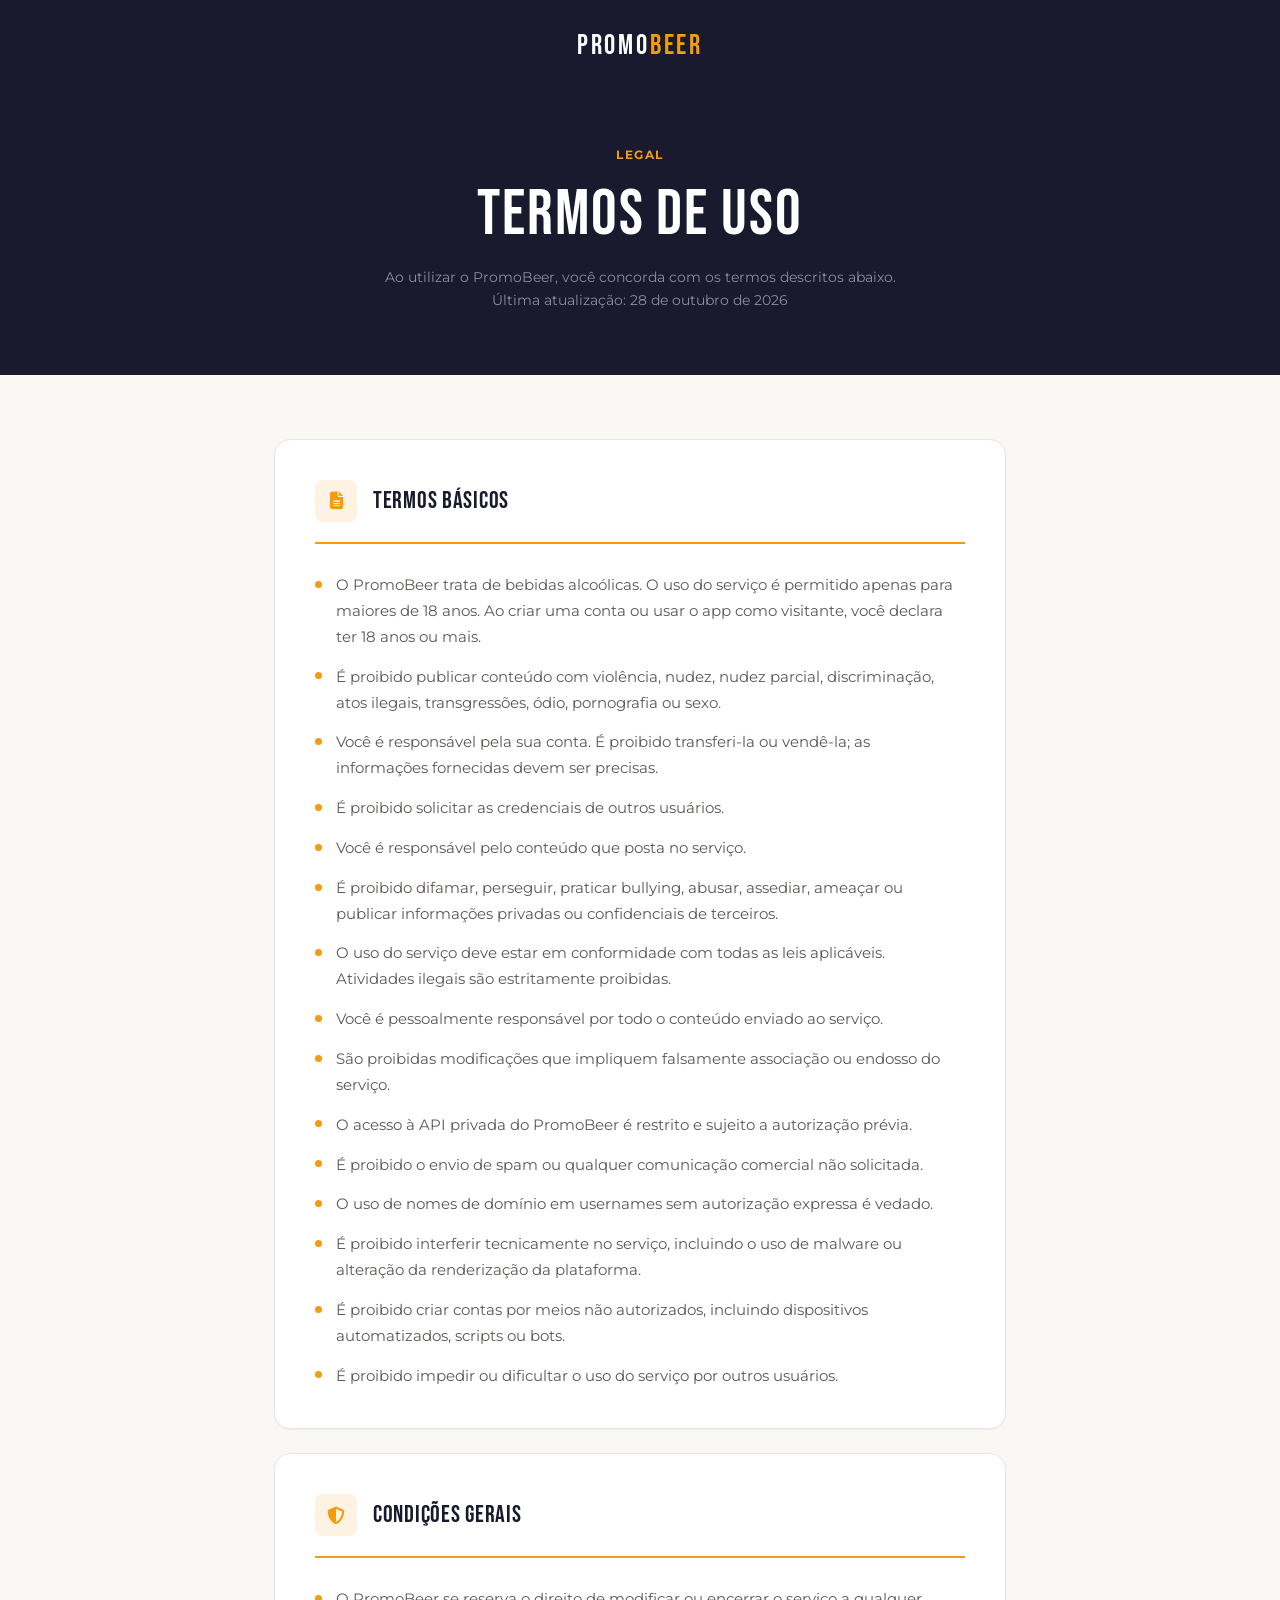
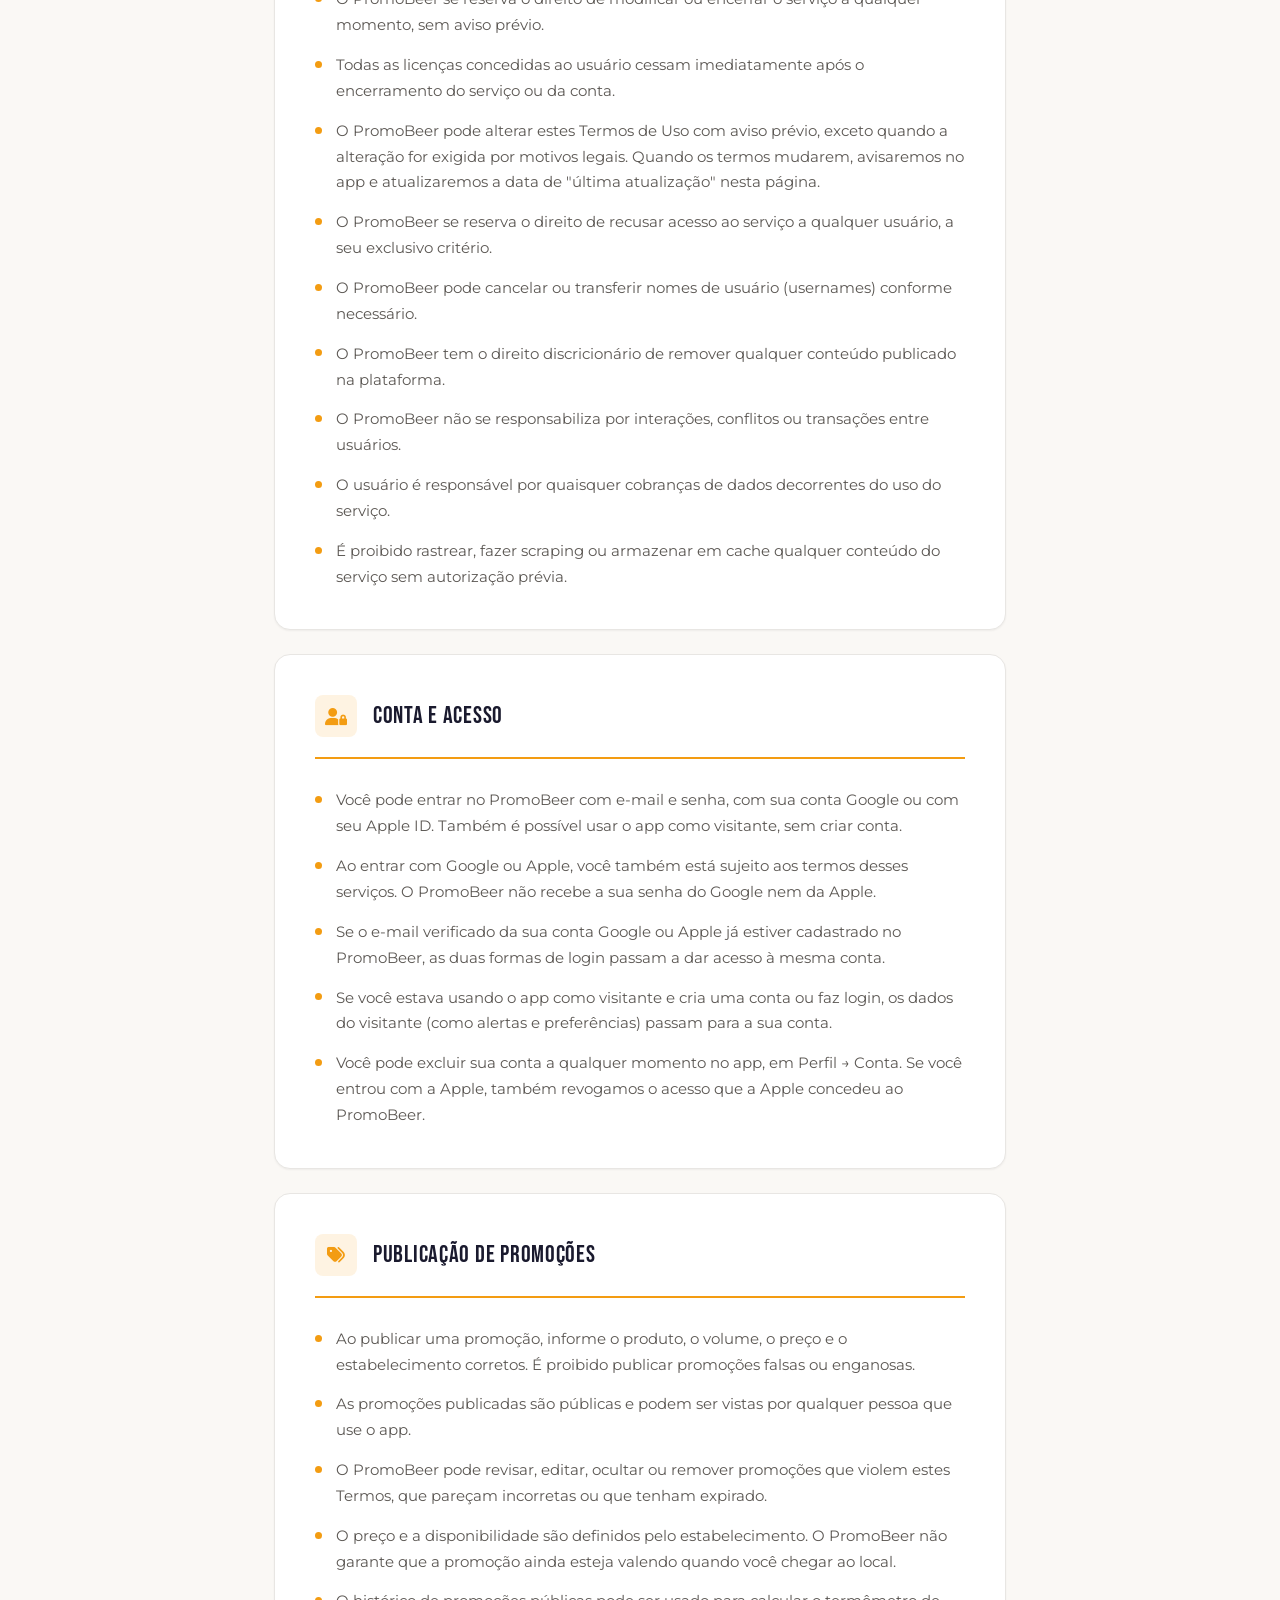
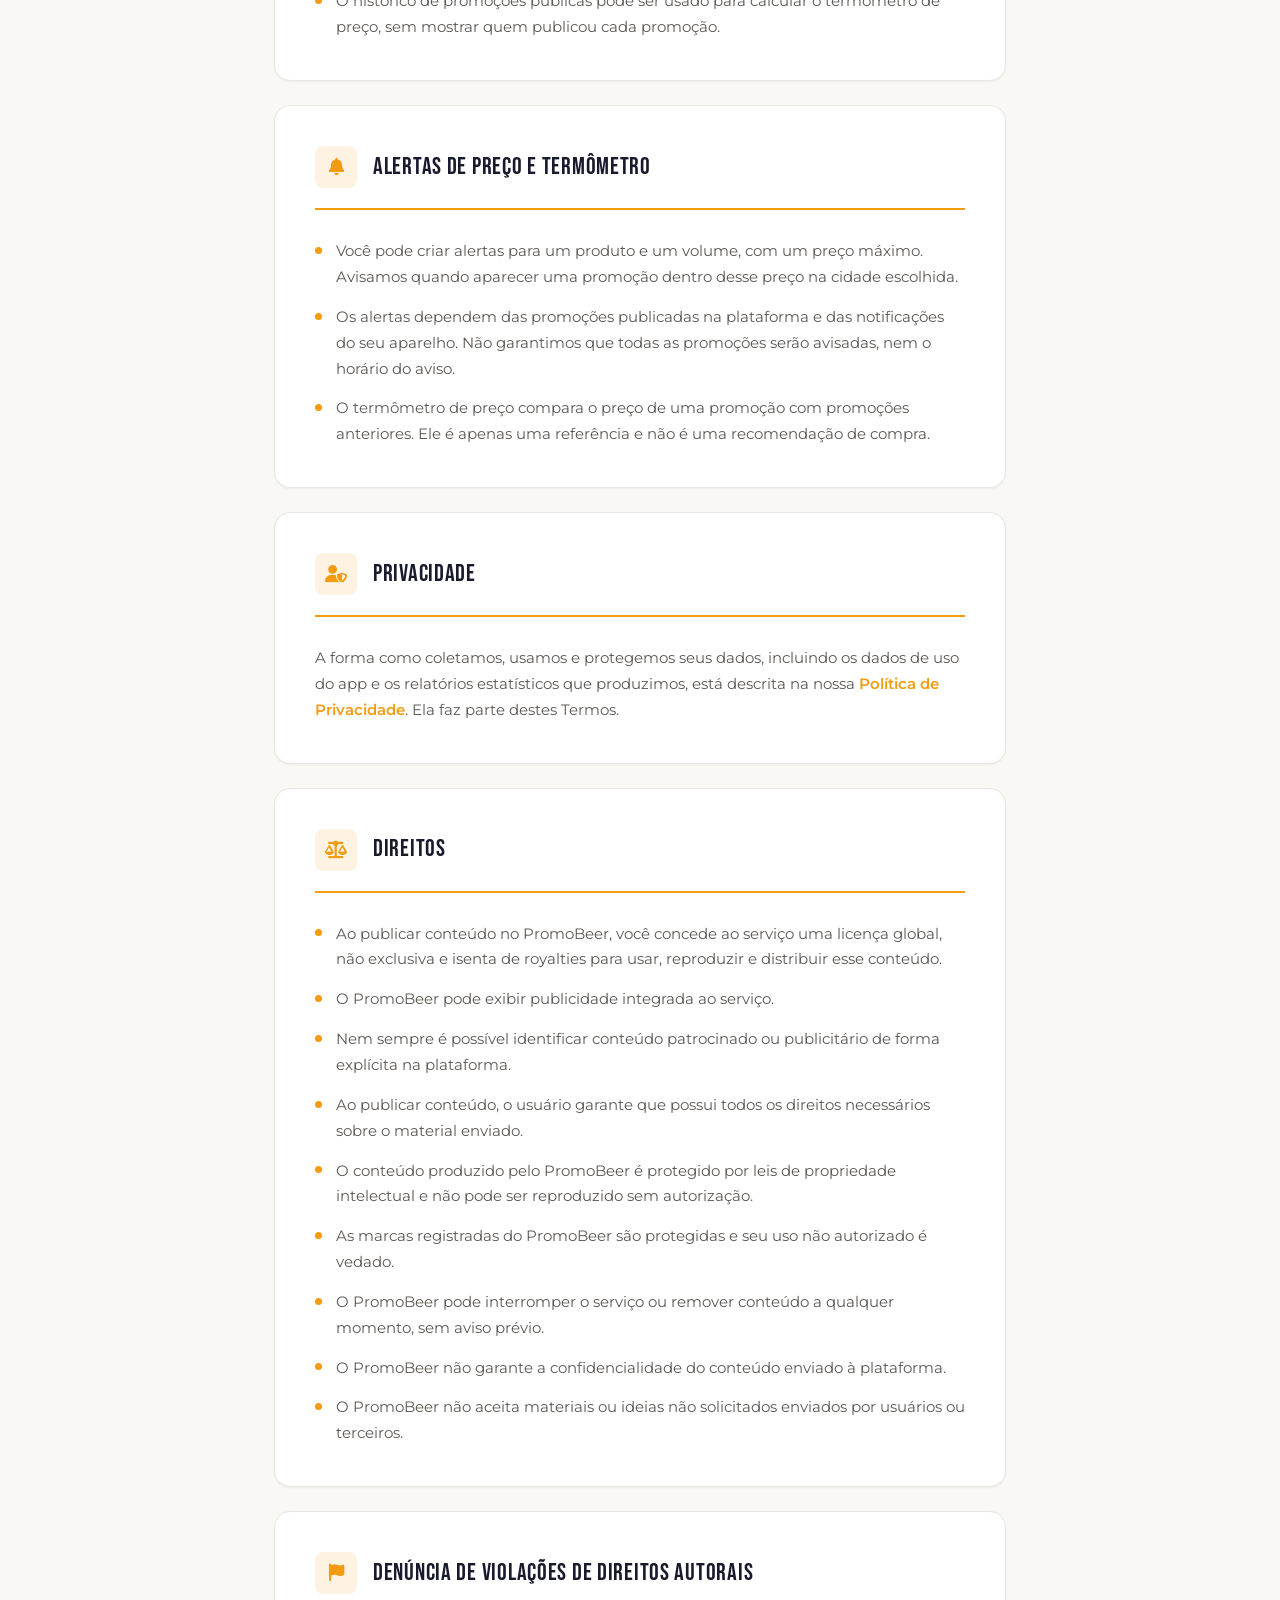
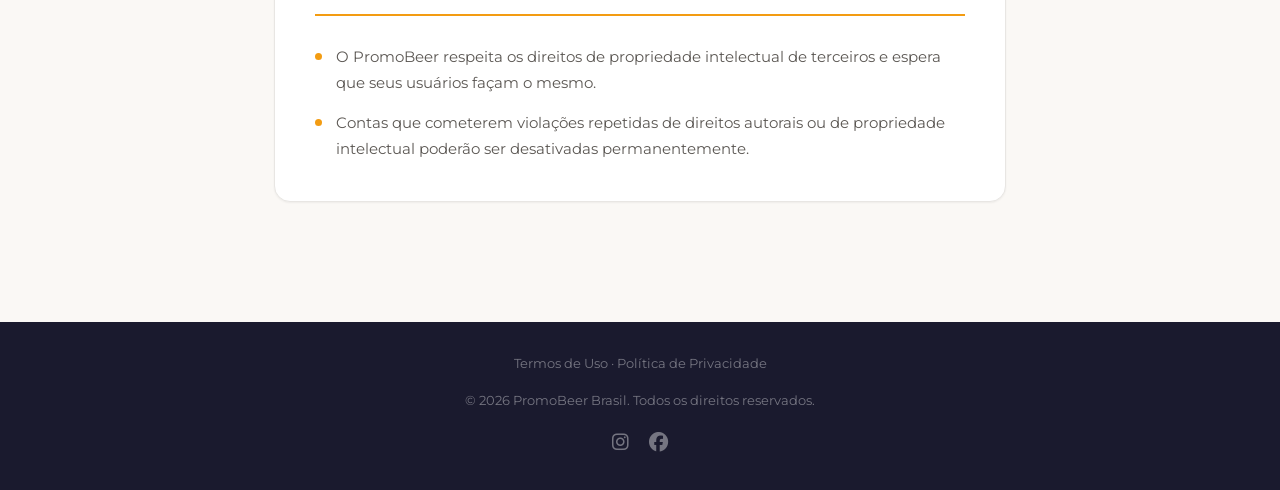
<file: termos/uso.html>
<!DOCTYPE html>
<html lang="pt-BR">
<head>
    <meta charset="UTF-8">
    <meta name="viewport" content="width=device-width, initial-scale=1.0">
    <title>Termos de Uso | PromoBeer</title>
    <link rel="preconnect" href="https://fonts.googleapis.com">
    <link rel="preconnect" href="https://fonts.gstatic.com" crossorigin>
    <link rel="preload" href="https://fonts.googleapis.com/css2?family=Bebas+Neue&family=Montserrat:wght@300;400;500;600;700;800&display=swap" as="style" onload="this.rel='stylesheet'">
    <noscript><link href="https://fonts.googleapis.com/css2?family=Bebas+Neue&family=Montserrat:wght@300;400;500;600;700;800&display=swap" rel="stylesheet"></noscript>
    <link rel="stylesheet" href="../css/style.css">
    <link rel="stylesheet" href="https://cdnjs.cloudflare.com/ajax/libs/font-awesome/6.5.1/css/all.min.css" media="print" onload="this.media='all'">
    <style>
        .termos-header {
            background: var(--color-primary);
            padding: 1.5rem 0;
            text-align: center;
        }

        .termos-header-logo {
            font-family: var(--font-display);
            font-size: 1.75rem;
            letter-spacing: 0.1em;
            color: var(--color-white);
            text-decoration: none;
        }

        .termos-hero {
            background: var(--color-primary);
            padding: 3rem 0 4rem;
            text-align: center;
        }

        .termos-hero-tag {
            display: inline-block;
            font-family: var(--font-body);
            font-size: 0.75rem;
            font-weight: 700;
            text-transform: uppercase;
            letter-spacing: 0.12em;
            color: var(--color-secondary);
            margin-bottom: 1rem;
        }

        .termos-hero-title {
            font-family: var(--font-display);
            font-size: clamp(2.5rem, 6vw, 4rem);
            color: var(--color-white);
            letter-spacing: 0.03em;
            margin-bottom: 1rem;
        }

        .termos-hero-meta {
            font-family: var(--font-body);
            font-size: 0.875rem;
            color: rgba(255, 255, 255, 0.5);
        }

        .termos-body {
            background: var(--color-off-white);
            padding: 4rem 0 6rem;
        }

        .termos-content {
            max-width: 780px;
            margin: 0 auto;
            padding: 0 var(--container-padding);
        }

        .termos-section {
            background: var(--color-white);
            border-radius: var(--radius-lg);
            padding: 2.5rem;
            margin-bottom: 1.5rem;
            box-shadow: var(--shadow-sm);
            border: 1px solid var(--color-gray-100);
        }

        .termos-section-header {
            display: flex;
            align-items: center;
            gap: 1rem;
            margin-bottom: 1.75rem;
            padding-bottom: 1.25rem;
            border-bottom: 2px solid var(--color-secondary);
        }

        .termos-section-icon {
            width: 42px;
            height: 42px;
            background: rgba(243, 156, 18, 0.12);
            border-radius: var(--radius-md);
            display: flex;
            align-items: center;
            justify-content: center;
            flex-shrink: 0;
        }

        .termos-section-icon i {
            font-size: 1.1rem;
            color: var(--color-secondary);
        }

        .termos-section-title {
            font-family: var(--font-display);
            font-size: 1.5rem;
            color: var(--color-primary);
            letter-spacing: 0.03em;
        }

        .termos-list {
            list-style: none;
            padding: 0;
            margin: 0;
            display: flex;
            flex-direction: column;
            gap: 0.875rem;
        }

        .termos-list li {
            display: flex;
            align-items: flex-start;
            gap: 0.875rem;
            font-family: var(--font-body);
            font-size: 0.95rem;
            color: var(--color-gray-500);
            line-height: 1.7;
        }

        .termos-list li::before {
            content: '';
            width: 7px;
            height: 7px;
            min-width: 7px;
            background: var(--color-secondary);
            border-radius: 50%;
            margin-top: 0.55rem;
        }

        .termos-text {
            font-family: var(--font-body);
            font-size: 0.95rem;
            color: var(--color-gray-500);
            line-height: 1.7;
        }

        .termos-text a,
        .termos-list a {
            color: var(--color-secondary);
            font-weight: 600;
        }

        .termos-footer {
            background: var(--color-primary);
            padding: 2rem 0;
            text-align: center;
        }

        .termos-footer p {
            font-family: var(--font-body);
            font-size: 0.8rem;
            color: rgba(255, 255, 255, 0.4);
            margin-bottom: 1rem;
        }

        .termos-footer-social {
            display: flex;
            align-items: center;
            justify-content: center;
            gap: 1.25rem;
        }

        .termos-footer-social a {
            color: rgba(255, 255, 255, 0.4);
            font-size: 1.2rem;
            transition: color var(--transition-fast);
        }

        .termos-footer-social a:hover {
            color: var(--color-secondary);
        }
    </style>
</head>
<body class="theme-mm">

    <header class="termos-header">
        <a href="/" class="termos-header-logo">
            PROMO<span style="color: var(--color-secondary);">BEER</span>
        </a>
    </header>

    <section class="termos-hero">
        <div class="container">
            <span class="termos-hero-tag">Legal</span>
            <h1 class="termos-hero-title">Termos de Uso</h1>
            <p class="termos-hero-meta">Ao utilizar o PromoBeer, você concorda com os termos descritos abaixo.</p>
            <p class="termos-hero-meta">Última atualização: 28 de outubro de 2026</p>
        </div>
    </section>

    <main class="termos-body">
        <div class="termos-content">

            <!-- Termos básicos -->
            <div class="termos-section">
                <div class="termos-section-header">
                    <div class="termos-section-icon"><i class="fas fa-file-alt"></i></div>
                    <h2 class="termos-section-title">Termos Básicos</h2>
                </div>
                <ul class="termos-list">
                    <li>O PromoBeer trata de bebidas alcoólicas. O uso do serviço é permitido apenas para maiores de 18 anos. Ao criar uma conta ou usar o app como visitante, você declara ter 18 anos ou mais.</li>
                    <li>É proibido publicar conteúdo com violência, nudez, nudez parcial, discriminação, atos ilegais, transgressões, ódio, pornografia ou sexo.</li>
                    <li>Você é responsável pela sua conta. É proibido transferi-la ou vendê-la; as informações fornecidas devem ser precisas.</li>
                    <li>É proibido solicitar as credenciais de outros usuários.</li>
                    <li>Você é responsável pelo conteúdo que posta no serviço.</li>
                    <li>É proibido difamar, perseguir, praticar bullying, abusar, assediar, ameaçar ou publicar informações privadas ou confidenciais de terceiros.</li>
                    <li>O uso do serviço deve estar em conformidade com todas as leis aplicáveis. Atividades ilegais são estritamente proibidas.</li>
                    <li>Você é pessoalmente responsável por todo o conteúdo enviado ao serviço.</li>
                    <li>São proibidas modificações que impliquem falsamente associação ou endosso do serviço.</li>
                    <li>O acesso à API privada do PromoBeer é restrito e sujeito a autorização prévia.</li>
                    <li>É proibido o envio de spam ou qualquer comunicação comercial não solicitada.</li>
                    <li>O uso de nomes de domínio em usernames sem autorização expressa é vedado.</li>
                    <li>É proibido interferir tecnicamente no serviço, incluindo o uso de malware ou alteração da renderização da plataforma.</li>
                    <li>É proibido criar contas por meios não autorizados, incluindo dispositivos automatizados, scripts ou bots.</li>
                    <li>É proibido impedir ou dificultar o uso do serviço por outros usuários.</li>
                </ul>
            </div>

            <!-- Condições gerais -->
            <div class="termos-section">
                <div class="termos-section-header">
                    <div class="termos-section-icon"><i class="fas fa-shield-alt"></i></div>
                    <h2 class="termos-section-title">Condições Gerais</h2>
                </div>
                <ul class="termos-list">
                    <li>O PromoBeer se reserva o direito de modificar ou encerrar o serviço a qualquer momento, sem aviso prévio.</li>
                    <li>Todas as licenças concedidas ao usuário cessam imediatamente após o encerramento do serviço ou da conta.</li>
                    <li>O PromoBeer pode alterar estes Termos de Uso com aviso prévio, exceto quando a alteração for exigida por motivos legais. Quando os termos mudarem, avisaremos no app e atualizaremos a data de "última atualização" nesta página.</li>
                    <li>O PromoBeer se reserva o direito de recusar acesso ao serviço a qualquer usuário, a seu exclusivo critério.</li>
                    <li>O PromoBeer pode cancelar ou transferir nomes de usuário (usernames) conforme necessário.</li>
                    <li>O PromoBeer tem o direito discricionário de remover qualquer conteúdo publicado na plataforma.</li>
                    <li>O PromoBeer não se responsabiliza por interações, conflitos ou transações entre usuários.</li>
                    <li>O usuário é responsável por quaisquer cobranças de dados decorrentes do uso do serviço.</li>
                    <li>É proibido rastrear, fazer scraping ou armazenar em cache qualquer conteúdo do serviço sem autorização prévia.</li>
                </ul>
            </div>

            <!-- Conta e acesso -->
            <div class="termos-section">
                <div class="termos-section-header">
                    <div class="termos-section-icon"><i class="fas fa-user-lock"></i></div>
                    <h2 class="termos-section-title">Conta e Acesso</h2>
                </div>
                <ul class="termos-list">
                    <li>Você pode entrar no PromoBeer com e-mail e senha, com sua conta Google ou com seu Apple ID. Também é possível usar o app como visitante, sem criar conta.</li>
                    <li>Ao entrar com Google ou Apple, você também está sujeito aos termos desses serviços. O PromoBeer não recebe a sua senha do Google nem da Apple.</li>
                    <li>Se o e-mail verificado da sua conta Google ou Apple já estiver cadastrado no PromoBeer, as duas formas de login passam a dar acesso à mesma conta.</li>
                    <li>Se você estava usando o app como visitante e cria uma conta ou faz login, os dados do visitante (como alertas e preferências) passam para a sua conta.</li>
                    <li>Você pode excluir sua conta a qualquer momento no app, em Perfil → Conta. Se você entrou com a Apple, também revogamos o acesso que a Apple concedeu ao PromoBeer.</li>
                </ul>
            </div>

            <!-- Publicação de promoções -->
            <div class="termos-section">
                <div class="termos-section-header">
                    <div class="termos-section-icon"><i class="fas fa-tags"></i></div>
                    <h2 class="termos-section-title">Publicação de Promoções</h2>
                </div>
                <ul class="termos-list">
                    <li>Ao publicar uma promoção, informe o produto, o volume, o preço e o estabelecimento corretos. É proibido publicar promoções falsas ou enganosas.</li>
                    <li>As promoções publicadas são públicas e podem ser vistas por qualquer pessoa que use o app.</li>
                    <li>O PromoBeer pode revisar, editar, ocultar ou remover promoções que violem estes Termos, que pareçam incorretas ou que tenham expirado.</li>
                    <li>O preço e a disponibilidade são definidos pelo estabelecimento. O PromoBeer não garante que a promoção ainda esteja valendo quando você chegar ao local.</li>
                    <li>O histórico de promoções públicas pode ser usado para calcular o termômetro de preço, sem mostrar quem publicou cada promoção.</li>
                </ul>
            </div>

            <!-- Alertas e termômetro -->
            <div class="termos-section">
                <div class="termos-section-header">
                    <div class="termos-section-icon"><i class="fas fa-bell"></i></div>
                    <h2 class="termos-section-title">Alertas de Preço e Termômetro</h2>
                </div>
                <ul class="termos-list">
                    <li>Você pode criar alertas para um produto e um volume, com um preço máximo. Avisamos quando aparecer uma promoção dentro desse preço na cidade escolhida.</li>
                    <li>Os alertas dependem das promoções publicadas na plataforma e das notificações do seu aparelho. Não garantimos que todas as promoções serão avisadas, nem o horário do aviso.</li>
                    <li>O termômetro de preço compara o preço de uma promoção com promoções anteriores. Ele é apenas uma referência e não é uma recomendação de compra.</li>
                </ul>
            </div>

            <!-- Privacidade -->
            <div class="termos-section">
                <div class="termos-section-header">
                    <div class="termos-section-icon"><i class="fas fa-user-shield"></i></div>
                    <h2 class="termos-section-title">Privacidade</h2>
                </div>
                <p class="termos-text">A forma como coletamos, usamos e protegemos seus dados, incluindo os dados de uso do app e os relatórios estatísticos que produzimos, está descrita na nossa <a href="privacidade.html">Política de Privacidade</a>. Ela faz parte destes Termos.</p>
            </div>

            <!-- Direitos -->
            <div class="termos-section">
                <div class="termos-section-header">
                    <div class="termos-section-icon"><i class="fas fa-balance-scale"></i></div>
                    <h2 class="termos-section-title">Direitos</h2>
                </div>
                <ul class="termos-list">
                    <li>Ao publicar conteúdo no PromoBeer, você concede ao serviço uma licença global, não exclusiva e isenta de royalties para usar, reproduzir e distribuir esse conteúdo.</li>
                    <li>O PromoBeer pode exibir publicidade integrada ao serviço.</li>
                    <li>Nem sempre é possível identificar conteúdo patrocinado ou publicitário de forma explícita na plataforma.</li>
                    <li>Ao publicar conteúdo, o usuário garante que possui todos os direitos necessários sobre o material enviado.</li>
                    <li>O conteúdo produzido pelo PromoBeer é protegido por leis de propriedade intelectual e não pode ser reproduzido sem autorização.</li>
                    <li>As marcas registradas do PromoBeer são protegidas e seu uso não autorizado é vedado.</li>
                    <li>O PromoBeer pode interromper o serviço ou remover conteúdo a qualquer momento, sem aviso prévio.</li>
                    <li>O PromoBeer não garante a confidencialidade do conteúdo enviado à plataforma.</li>
                    <li>O PromoBeer não aceita materiais ou ideias não solicitados enviados por usuários ou terceiros.</li>
                </ul>
            </div>

            <!-- Denúncia de violações -->
            <div class="termos-section">
                <div class="termos-section-header">
                    <div class="termos-section-icon"><i class="fas fa-flag"></i></div>
                    <h2 class="termos-section-title">Denúncia de Violações de Direitos Autorais</h2>
                </div>
                <ul class="termos-list">
                    <li>O PromoBeer respeita os direitos de propriedade intelectual de terceiros e espera que seus usuários façam o mesmo.</li>
                    <li>Contas que cometerem violações repetidas de direitos autorais ou de propriedade intelectual poderão ser desativadas permanentemente.</li>
                </ul>
            </div>

        </div>
    </main>

    <footer class="termos-footer">
        <div class="container">
            <p><a href="uso.html" style="color: inherit;">Termos de Uso</a> · <a href="privacidade.html" style="color: inherit;">Política de Privacidade</a></p>
            <p>© 2026 PromoBeer Brasil. Todos os direitos reservados.</p>
            <div class="termos-footer-social">
                <a href="https://www.instagram.com/promobeer" target="_blank" rel="noopener noreferrer" aria-label="Instagram"><i class="fab fa-instagram"></i></a>
                <a href="https://www.facebook.com/Promobeer" target="_blank" rel="noopener noreferrer" aria-label="Facebook"><i class="fab fa-facebook"></i></a>
            </div>
        </div>
    </footer>

</body>
</html>
</file>
<file: css/style.css>
/* ===================================
   PromoBeer - Styles
   =================================== */

/* CSS Variables */
:root {
    /* Color Palette - Deep warm tones with vibrant accent */
    --color-primary: #1a1a2e;
    --color-primary-light: #16213e;
    --color-secondary: #e94560;
    --color-secondary-dark: #c73e54;
    --color-accent: #f39c12;
    --color-accent-light: #f5b041;
    
    /* Neutrals */
    --color-white: #ffffff;
    --color-off-white: #faf8f5;
    --color-light: #f5f3f0;
    --color-gray-100: #e8e6e3;
    --color-gray-200: #d1cfc9;
    --color-gray-300: #a8a5a0;
    --color-gray-400: #7a7672;
    --color-gray-500: #5c5854;
    --color-dark: #2d2926;
    --color-black: #1a1714;
    
    /* Typography */
    --font-display: 'Bebas Neue', sans-serif;
    --font-body: 'Montserrat', sans-serif;
    
    /* Spacing */
    --space-xs: 0.25rem;
    --space-sm: 0.5rem;
    --space-md: 1rem;
    --space-lg: 1.5rem;
    --space-xl: 2rem;
    --space-2xl: 3rem;
    --space-3xl: 4rem;
    --space-4xl: 6rem;
    
    /* Border Radius */
    --radius-sm: 4px;
    --radius-md: 8px;
    --radius-lg: 16px;
    --radius-xl: 24px;
    --radius-full: 9999px;
    
    /* Shadows */
    --shadow-sm: 0 1px 2px rgba(0, 0, 0, 0.05);
    --shadow-md: 0 4px 6px rgba(0, 0, 0, 0.07);
    --shadow-lg: 0 10px 15px rgba(0, 0, 0, 0.1);
    --shadow-xl: 0 20px 25px rgba(0, 0, 0, 0.15);
    --shadow-glow: 0 0 40px rgba(233, 69, 96, 0.3);
    
    /* Transitions */
    --transition-fast: 150ms ease;
    --transition-base: 300ms ease;
    --transition-slow: 500ms ease;
    
    /* Container */
    --container-max: 1280px;
    --container-padding: 1.5rem;
}

.theme-mm {
    --color-primary: #1a1a2e;
    --color-secondary: #f39c12; /* Amber/Beer color */
    --color-secondary-dark: #d68910;
    --color-accent: #f1c40f; /* Light beer color */
    --color-accent-light: #f4d03f;
    --color-tertiary: #2c3e50;
    --color-pink: #e74c3c;
    --color-gray-400: #808688;
}

.theme-mm .header {
    background: rgba(255, 255, 255, 0.9);
    backdrop-filter: blur(10px);
}

.theme-mm .nav-item > a {
    color: var(--color-dark);
}

.theme-mm .nav-item > a:hover {
    color: var(--color-secondary);
}

.theme-mm .logo-text {
    color: var(--color-primary);
}

.theme-mm .hamburger {
    background: var(--color-dark);
}

.theme-mm .hamburger::before,
.theme-mm .hamburger::after {
    background: var(--color-dark);
}

.theme-mm .nav-mobile {
    background: var(--color-white);
}

.theme-mm .nav-mobile-link {
    color: var(--color-dark);
    border-bottom: 1px solid var(--color-gray-100);
}

.theme-mm .nav-mobile-submenu li a {
    color: var(--color-gray-500);
}

.theme-mm .hero-bg {
    background: #1a1a2e;
}

.theme-mm .hero-bg::before {
    background: 
        radial-gradient(circle at 20% 80%, rgba(243, 156, 18, 0.1) 0%, transparent 55%),
        radial-gradient(circle at 80% 20%, rgba(241, 196, 15, 0.08) 0%, transparent 55%);
}

 

.theme-mm .hero-overlay {
    background: linear-gradient(to bottom, rgba(26, 26, 46, 0.4) 0%, rgba(26, 26, 46, 0.7) 100%);
}

.theme-mm .hero-title {
    color: var(--color-white);
}

.theme-mm .hero-title-line.highlight {
    color: var(--color-secondary);
}

.theme-mm .hero-title .hero-title-line:first-child {
    color: var(--color-accent);
}

.theme-mm.hero-variant-white .hero-title .hero-title-line:first-child {
    color: var(--color-white);
}

.theme-mm.hero-variant-teal .hero-title .hero-title-line:first-child {
    color: var(--color-secondary);
}

.theme-mm.hero-variant-pink .hero-title .hero-title-line:first-child {
    color: var(--color-pink);
}

.theme-mm .hero-subtitle {
    color: rgba(255, 255, 255, 0.8);
}

.theme-mm .scroll-indicator {
    color: var(--color-gray-400);
}

.theme-mm .btn-outline {
    background: transparent;
    color: var(--color-dark);
    border-color: var(--color-dark);
}

.theme-mm .btn-outline:hover {
    background: var(--color-dark);
    color: var(--color-white);
}

.theme-mm .hero .btn-outline {
    color: var(--color-white);
    border-color: rgba(255, 255, 255, 0.7);
}

.theme-mm .hero .btn-outline:hover {
    background: rgba(255, 255, 255, 0.15);
    color: var(--color-white);
    border-color: rgba(255, 255, 255, 1);
}

.theme-mm .section-diferenciais {
    background: var(--color-light);
}

.theme-mm .section-diferenciais .section-title,
.theme-mm .section-diferenciais .section-subtitle {
    color: var(--color-primary);
}

.theme-mm .section-diferenciais .section-description {
    color: var(--color-gray-500);
}

/* Reset & Base */
*, *::before, *::after {
    box-sizing: border-box;
    margin: 0;
    padding: 0;
}

html {
    scroll-behavior: smooth;
    font-size: 16px;
}

/* Scroll margin para âncoras não ficarem atrás do header fixo */
#sobre, #funcionalidades, #por-que-usar, #como-funciona, #download {
    scroll-margin-top: 100px;
}

body {
    font-family: var(--font-body);
    font-size: 1rem;
    line-height: 1.6;
    color: var(--color-dark);
    background-color: var(--color-off-white);
    -webkit-font-smoothing: antialiased;
    -moz-osx-font-smoothing: grayscale;
    overflow-x: hidden;
}

img {
    max-width: 100%;
    height: auto;
    display: block;
}

a {
    color: inherit;
    text-decoration: none;
    transition: color var(--transition-fast);
}

ul, ol {
    list-style: none;
}

button {
    font-family: inherit;
    cursor: pointer;
    border: none;
    background: none;
}

/* Container */
.container {
    width: 100%;
    max-width: var(--container-max);
    margin: 0 auto;
    padding: 0 var(--container-padding);
}

/* Typography */
h1, h2, h3, h4, h5, h6 {
    font-family: var(--font-display);
    font-weight: 400;
    line-height: 1.1;
    letter-spacing: 0.02em;
}

h1 { font-size: clamp(2.5rem, 8vw, 5rem); }
h2 { font-size: clamp(2rem, 5vw, 3.5rem); }
h3 { font-size: clamp(1.5rem, 3vw, 2rem); }
h4 { font-size: clamp(1.25rem, 2vw, 1.5rem); }

/* Buttons */
.btn {
    display: inline-flex;
    align-items: center;
    justify-content: center;
    gap: var(--space-sm);
    padding: 0.875rem 1.75rem;
    font-family: var(--font-body);
    font-size: 0.875rem;
    font-weight: 600;
    text-transform: uppercase;
    letter-spacing: 0.05em;
    border-radius: var(--radius-sm);
    transition: all var(--transition-base);
    cursor: pointer;
    border: 2px solid transparent;
}

.btn-primary {
    background: var(--color-secondary);
    color: var(--color-white);
    border-color: var(--color-secondary);
}

.btn-primary:hover {
    background: var(--color-secondary-dark);
    border-color: var(--color-secondary-dark);
    transform: translateY(-2px);
    box-shadow: var(--shadow-lg);
}

.btn-secondary {
    background: var(--color-primary);
    color: var(--color-white);
    border-color: var(--color-primary);
}

.btn-secondary:hover {
    background: var(--color-primary-light);
    border-color: var(--color-primary-light);
    transform: translateY(-2px);
}

.btn-outline {
    background: transparent;
    color: var(--color-white);
    border-color: var(--color-white);
}

.btn-outline:hover {
    background: var(--color-white);
    color: var(--color-primary);
}

.btn-outline-dark {
    background: transparent;
    color: var(--color-dark);
    border-color: var(--color-dark);
}

.btn-outline-dark:hover {
    background: var(--color-dark);
    color: var(--color-white);
}

.btn-light {
    background: var(--color-white);
    color: var(--color-secondary);
    border-color: var(--color-white);
}

.btn-light:hover {
    background: var(--color-off-white);
    transform: translateY(-2px);
}

.btn-outline-light {
    background: transparent;
    color: var(--color-white);
    border-color: rgba(255, 255, 255, 0.5);
}

.btn-outline-light:hover {
    background: rgba(255, 255, 255, 0.1);
    border-color: var(--color-white);
}

.btn-lg {
    padding: 1rem 2.25rem;
    font-size: 1rem;
}

/* ===================================
   Header
   =================================== */
.header {
    position: fixed;
    top: 0;
    left: 0;
    right: 0;
    z-index: 1000;
    background: rgba(26, 26, 46, 0.95);
    backdrop-filter: blur(10px);
    transition: all var(--transition-base);
}

.header.scrolled {
    box-shadow: var(--shadow-lg);
}

.header-content {
    display: flex;
    align-items: center;
    justify-content: space-between;
    height: 80px;
}

.logo {
    display: flex;
    align-items: center;
    line-height: 1;
}

.logo-img {
    height: 68px;
    width: auto;
    object-fit: contain;
    display: block;
}

.logo-text {
    font-family: var(--font-display);
    font-size: 1.75rem;
    color: var(--color-white);
    letter-spacing: 0.1em;
}

.logo-sub {
    font-size: 0.65rem;
    font-weight: 500;
    color: var(--color-secondary);
    letter-spacing: 0.25em;
    text-transform: uppercase;
}

/* Desktop Navigation */
.nav-desktop {
    display: none;
}

@media (min-width: 1024px) {
    .nav-desktop {
        display: block;
    }
}

.nav-menu {
    display: flex;
    align-items: center;
    gap: var(--space-xl);
}

.nav-item > a {
    display: flex;
    align-items: center;
    gap: var(--space-xs);
    font-size: 0.875rem;
    font-weight: 500;
    color: var(--color-white);
    text-transform: uppercase;
    letter-spacing: 0.05em;
    padding: var(--space-sm) 0;
    transition: color var(--transition-fast);
}

.nav-item > a:hover {
    color: var(--color-secondary);
}

.nav-item > a i {
    font-size: 0.625rem;
    transition: transform var(--transition-fast);
}

.nav-item:hover > a i {
    transform: rotate(180deg);
}

/* Dropdown */
.dropdown {
    position: relative;
}

.dropdown-menu {
    position: absolute;
    top: 100%;
    left: 50%;
    transform: translateX(-50%) translateY(10px);
    min-width: 220px;
    background: var(--color-white);
    border-radius: var(--radius-md);
    box-shadow: var(--shadow-xl);
    padding: var(--space-md) 0;
    opacity: 0;
    visibility: hidden;
    transition: all var(--transition-base);
}

.dropdown:hover .dropdown-menu {
    opacity: 1;
    visibility: visible;
    transform: translateX(-50%) translateY(0);
}

.dropdown-menu li a {
    display: block;
    padding: var(--space-sm) var(--space-lg);
    font-size: 0.875rem;
    color: var(--color-dark);
    transition: all var(--transition-fast);
}

.dropdown-menu li a:hover {
    background: var(--color-light);
    color: var(--color-secondary);
    padding-left: var(--space-xl);
}

/* Header Actions */
.header-actions {
    display: flex;
    align-items: center;
    gap: var(--space-lg);
}

.header-actions .btn {
    display: none;
}

@media (min-width: 768px) {
    .header-actions .btn {
        display: inline-flex;
    }
}

/* Mobile Menu Toggle */
.mobile-menu-toggle {
    display: flex;
    align-items: center;
    justify-content: center;
    width: 44px;
    height: 44px;
    padding: 0;
}

@media (min-width: 1024px) {
    .mobile-menu-toggle {
        display: none;
    }
}

.hamburger {
    position: relative;
    width: 24px;
    height: 2px;
    background: var(--color-white);
    transition: all var(--transition-base);
}

.hamburger::before,
.hamburger::after {
    content: '';
    position: absolute;
    left: 0;
    width: 100%;
    height: 2px;
    background: var(--color-white);
    transition: all var(--transition-base);
}

.hamburger::before {
    top: -8px;
}

.hamburger::after {
    bottom: -8px;
}

.mobile-menu-toggle.active .hamburger {
    background: transparent;
}

.mobile-menu-toggle.active .hamburger::before {
    top: 0;
    transform: rotate(45deg);
}

.mobile-menu-toggle.active .hamburger::after {
    bottom: 0;
    transform: rotate(-45deg);
}

/* Mobile Navigation */
.nav-mobile {
    position: fixed;
    top: 80px;
    left: 0;
    right: 0;
    bottom: 0;
    background: var(--color-primary);
    padding: var(--space-xl);
    transform: translateX(100%);
    transition: transform var(--transition-base);
    overflow-y: auto;
}

.nav-mobile.active {
    transform: translateX(0);
}

@media (min-width: 1024px) {
    .nav-mobile {
        display: none;
    }
}

.nav-mobile-menu {
    display: flex;
    flex-direction: column;
    gap: var(--space-md);
}

.nav-mobile-link {
    display: block;
    font-size: 1.25rem;
    font-weight: 500;
    color: var(--color-white);
    padding: var(--space-md) 0;
    border-bottom: 1px solid rgba(255, 255, 255, 0.1);
}

.nav-mobile-submenu {
    padding-left: var(--space-lg);
    padding-top: var(--space-sm);
    display: none;
}

.nav-mobile-submenu.active {
    display: block;
}

.nav-mobile-submenu li a {
    display: block;
    font-size: 1rem;
    color: var(--color-gray-300);
    padding: var(--space-sm) 0;
}

/* ===================================
   Hero Section
   =================================== */
.hero {
    position: relative;
    height: 100vh;
    min-height: 600px;
    display: flex;
    align-items: center;
    padding: 120px 0 80px;
    color: var(--color-white);
    overflow: hidden;
    background: #1a1a2e; /* Fallback color */
}

.hero .container {
    position: relative;
    z-index: 2;
}

.hero-video {
    position: absolute;
    inset: 0;
    width: 100%;
    height: 100%;
    object-fit: cover;
    pointer-events: none;
    z-index: 0;
}

.hero-overlay {
    position: absolute;
    inset: 0;
    background: linear-gradient(to bottom, transparent 0%, rgba(26, 26, 46, 0.5) 100%);
    z-index: 1;
}

.hero-bg {
    position: absolute;
    inset: 0;
    overflow: hidden;
    background: #1a1a2e;
}

/* Mantém vídeo também em mobile; se quiser economizar dados, podemos reativar o hide */

/* Removido para garantir que o vídeo apareça */
/* @media (prefers-reduced-motion: reduce) {
    .hero-video { display: none; }
} */

.hero-content {
    position: relative;
    z-index: 1;
    max-width: 800px;
}

.hero-title {
    color: var(--color-white);
    margin-bottom: var(--space-xl);
}

.hero-title-line {
    display: block;
}

.hero-title-line.highlight {
    color: var(--color-secondary);
    position: relative;
}

.hero-subtitle {
    font-size: clamp(1rem, 2vw, 1.25rem);
    color: var(--color-gray-200);
    margin-bottom: var(--space-2xl);
    max-width: 600px;
    line-height: 1.8;
}

.hero-buttons {
    display: flex;
    flex-wrap: wrap;
    gap: var(--space-md);
}

.hero-scroll {
    position: absolute;
    bottom: var(--space-2xl);
    left: 50%;
    transform: translateX(-50%);
    z-index: 1;
}

.scroll-indicator {
    display: flex;
    flex-direction: column;
    align-items: center;
    gap: var(--space-sm);
    color: var(--color-gray-300);
    font-size: 0.75rem;
    text-transform: uppercase;
    letter-spacing: 0.1em;
    animation: bounce 2s infinite;
}

.scroll-indicator i {
    font-size: 1rem;
}

@keyframes bounce {
    0%, 20%, 50%, 80%, 100% {
        transform: translateY(0);
    }
    40% {
        transform: translateY(-10px);
    }
    60% {
        transform: translateY(-5px);
    }
}

/* ===================================
   Sections
   =================================== */
.section {
    padding: var(--space-4xl) 0;
}

.section-header {
    text-align: center;
    margin-bottom: var(--space-3xl);
}

.section-tag {
    display: inline-block;
    font-size: 0.75rem;
    font-weight: 600;
    text-transform: uppercase;
    letter-spacing: 0.2em;
    color: var(--color-secondary);
    margin-bottom: var(--space-md);
    position: relative;
}

.section-tag::before,
.section-tag::after {
    content: '';
    position: absolute;
    top: 50%;
    width: 40px;
    height: 1px;
    background: var(--color-secondary);
}

.section-tag::before {
    right: calc(100% + 15px);
}

.section-tag::after {
    left: calc(100% + 15px);
}

.section-title {
    color: var(--color-primary);
    margin-bottom: var(--space-md);
}

.section-subtitle {
    font-size: 0.875rem;
    font-weight: 600;
    text-transform: uppercase;
    letter-spacing: 0.15em;
    color: var(--color-gray-400);
    margin-bottom: var(--space-lg);
}

.section-description {
    max-width: 700px;
    margin: 0 auto;
    color: var(--color-gray-500);
    font-size: 1.0625rem;
    line-height: 1.8;
}

.section-cta {
    text-align: center;
    margin-top: var(--space-3xl);
}

/* ===================================
   Programs Section
   =================================== */
.section-programs {
    background: var(--color-white);
}

.programs-grid {
    display: grid;
    grid-template-columns: repeat(auto-fit, minmax(280px, 1fr));
    gap: var(--space-xl);
    justify-items: center;
}

.program-card {
    position: relative;
    width: 100%;
    max-width: 320px;
    background: var(--color-off-white);
    border-radius: var(--radius-lg);
    padding: var(--space-2xl);
    transition: all var(--transition-base);
    border: 1px solid var(--color-gray-100);
    text-align: center;
}

.program-card:hover {
    transform: translateY(-8px);
    box-shadow: var(--shadow-xl);
    border-color: transparent;
}

.program-card.featured {
    background: linear-gradient(135deg, var(--color-primary) 0%, var(--color-primary-light) 100%);
    border-color: transparent;
}

.program-card.featured .program-card-title,
.program-card.featured .program-card-age,
.program-card.featured .program-card-desc {
    color: var(--color-white);
}

.program-card.featured .program-card-icon {
    background: var(--color-secondary);
    color: var(--color-white);
}

.program-card.featured .program-card-link {
    color: var(--color-secondary);
}

.program-card-icon {
    width: 60px;
    height: 60px;
    display: flex;
    align-items: center;
    justify-content: center;
    margin: 0 auto var(--space-lg);
    background: var(--color-primary);
    color: var(--color-white);
    border-radius: var(--radius-md);
    font-size: 1.5rem;
}

.program-card-title {
    font-family: var(--font-body);
    font-size: 1.25rem;
    font-weight: 700;
    color: var(--color-dark);
    margin-bottom: var(--space-sm);
}

.program-card-age {
    font-size: 0.875rem;
    font-weight: 600;
    color: var(--color-secondary);
    margin-bottom: var(--space-md);
}

.program-card-desc {
    font-size: 0.9375rem;
    color: var(--color-gray-500);
    line-height: 1.6;
    margin-bottom: var(--space-lg);
}

.program-card-link {
    display: inline-flex;
    align-items: center;
    gap: var(--space-sm);
    font-size: 0.875rem;
    font-weight: 600;
    color: var(--color-primary);
    transition: all var(--transition-fast);
}

.program-card-link i {
    transition: transform var(--transition-fast);
}

.program-card-link:hover {
    color: var(--color-secondary);
}

.program-card-link:hover i {
    transform: translateX(4px);
}


/* ===================================
   Quem somos Section
   =================================== */
.section-quem-somos {
    background: var(--color-off-white);
}

.quem-somos-layout {
    display: grid;
    grid-template-columns: 1fr 1fr;
    gap: var(--space-2xl);
    align-items: center;
}

.quem-somos-content {
    max-width: 800px;
    margin: 0 0 0 auto;
}

@media (max-width: 768px) {
    .quem-somos-layout {
        grid-template-columns: 1fr;
    }
    .quem-somos-content {
        margin: 0;
    }
}

@media (min-width: 1024px) {
    .quem-somos-layout {
        grid-template-columns: minmax(560px, 1.2fr) 1fr;
        gap: var(--space-2xl);
    }
}

.quem-somos-content {
    max-width: 800px;
    margin: 0 auto;
}

.quem-somos-content .section-header {
    margin-bottom: var(--space-3xl);
}

.quem-somos-stats {
    display: grid;
    grid-template-columns: repeat(3, 1fr);
    gap: var(--space-xl);
    margin-top: var(--space-2xl);
    padding-top: var(--space-2xl);
    border-top: 1px solid var(--color-gray-100);
}

.quem-somos-stat {
    text-align: center;
}

.quem-somos-stat-number {
    display: block;
    font-family: var(--font-display);
    font-size: 2.5rem;
    color: var(--color-secondary);
    letter-spacing: 0.02em;
    line-height: 1.2;
}

.quem-somos-stat-label {
    font-size: 0.875rem;
    font-weight: 500;
    color: var(--color-gray-500);
    text-transform: uppercase;
    letter-spacing: 0.05em;
}

@media (max-width: 640px) {
    .quem-somos-stats {
        grid-template-columns: 1fr;
        gap: var(--space-lg);
    }
}

/* ===================================
   Diferenciais Section
   =================================== */
.section-diferenciais {
    background: linear-gradient(135deg, var(--color-primary) 0%, var(--color-primary-light) 100%);
    position: relative;
    overflow: hidden;
}

.section-diferenciais::before {
    content: '';
    position: absolute;
    top: -30%;
    right: -15%;
    width: 400px;
    height: 400px;
    background: radial-gradient(circle, rgba(233, 69, 96, 0.12) 0%, transparent 70%);
    border-radius: 50%;
}

.section-diferenciais .section-header {
    position: relative;
    z-index: 1;
}

.section-diferenciais .section-title,
.section-diferenciais .section-subtitle {
    color: var(--color-white);
}

.section-diferenciais .section-description {
    color: var(--color-gray-200);
}

/* ===================================
   Testimonials Section
   =================================== */
.section-testimonials {
    background: var(--color-light);
}

.testimonials-slider {
    position: relative;
    overflow: hidden;
}

.testimonials-track {
    display: flex;
    gap: var(--space-xl);
    overflow-x: auto;
    scroll-snap-type: x mandatory;
    scrollbar-width: none;
    -ms-overflow-style: none;
    padding: var(--space-md) 0;
}

.testimonials-track::-webkit-scrollbar {
    display: none;
}

.testimonial-card {
    flex: 0 0 100%;
    scroll-snap-align: start;
    background: var(--color-white);
    border-radius: var(--radius-lg);
    padding: var(--space-2xl);
    display: flex;
    flex-direction: column;
}

@media (min-width: 768px) {
    .testimonial-card {
        flex: 0 0 calc(50% - var(--space-lg));
    }
}

@media (min-width: 1024px) {
    .testimonial-card {
        flex: 0 0 calc(33.333% - var(--space-lg));
    }
}

.testimonial-content {
    flex: 1;
    margin-bottom: var(--space-xl);
}

.testimonial-quote {
    color: var(--color-secondary);
    font-size: 2rem;
    margin-bottom: var(--space-md);
    opacity: 0.5;
}

.testimonial-title {
    font-family: var(--font-body);
    font-size: 1.125rem;
    font-weight: 700;
    color: var(--color-dark);
    margin-bottom: var(--space-md);
    line-height: 1.4;
}

.testimonial-text {
    font-size: 0.9375rem;
    color: var(--color-gray-500);
    line-height: 1.7;
}

.testimonial-author {
    display: flex;
    align-items: center;
    gap: var(--space-md);
    padding-top: var(--space-lg);
    border-top: 1px solid var(--color-gray-100);
}

.testimonial-avatar {
    width: 50px;
    height: 50px;
    display: flex;
    align-items: center;
    justify-content: center;
    background: var(--color-primary);
    color: var(--color-white);
    border-radius: 50%;
    font-size: 1.25rem;
}

.testimonial-avatar img {
    width: 100%;
    height: 100%;
    object-fit: cover;
    border-radius: 50%;
    display: block;
}

.testimonial-info {
    display: flex;
    flex-direction: column;
}

.testimonial-name {
    font-weight: 700;
    color: var(--color-dark);
}

.testimonial-role {
    font-size: 0.8125rem;
    color: var(--color-gray-400);
}

.testimonials-controls {
    display: flex;
    align-items: center;
    justify-content: center;
    gap: var(--space-lg);
    margin-top: var(--space-xl);
}

.testimonial-btn {
    width: 44px;
    height: 44px;
    display: flex;
    align-items: center;
    justify-content: center;
    background: var(--color-primary);
    color: var(--color-white);
    border-radius: 50%;
    transition: all var(--transition-fast);
}

.testimonial-btn:hover {
    background: var(--color-secondary);
    transform: scale(1.1);
}

.testimonials-dots {
    display: flex;
    gap: var(--space-sm);
}

.testimonials-dots .dot {
    width: 10px;
    height: 10px;
    background: var(--color-gray-200);
    border-radius: 50%;
    cursor: pointer;
    transition: all var(--transition-fast);
}

.testimonials-dots .dot.active {
    background: var(--color-secondary);
    transform: scale(1.2);
}

/* ===================================
   CTA Banner Section
   =================================== */
.section-cta-banner {
    padding: var(--space-3xl) 0;
    background: linear-gradient(135deg, var(--color-secondary) 0%, var(--color-secondary-dark) 100%);
}

.cta-banner {
    display: flex;
    flex-direction: column;
    align-items: center;
    text-align: center;
    gap: var(--space-xl);
}

@media (min-width: 768px) {
    .cta-banner {
        flex-direction: row;
        justify-content: space-between;
        text-align: left;
    }
}

.cta-banner-title {
    color: var(--color-white);
    margin-bottom: var(--space-sm);
}

.cta-banner-text {
    color: rgba(255, 255, 255, 0.9);
    font-size: 1.0625rem;
}

.cta-banner-actions {
    display: flex;
    flex-wrap: wrap;
    gap: var(--space-md);
    justify-content: center;
}

@media (min-width: 768px) {
    .cta-banner-actions {
        flex-shrink: 0;
    }
}

/* ===================================
   Como Funciona Section
   =================================== */
.section-how-it-works {
    background: var(--color-white);
}

.step-card {
    background: var(--color-off-white);
    border-radius: var(--radius-lg);
    box-shadow: var(--shadow-md);
    transition: transform var(--transition-base), box-shadow var(--transition-base);
}

.step-card:hover {
    transform: translateY(-10px);
    box-shadow: var(--shadow-xl);
}

.step-number {
    transition: transform var(--transition-base);
}

.step-card:hover .step-number {
    transform: scale(1.1);
}

/* ===================================
   Ranking Section
   =================================== */
.section-ranking {
    background: var(--color-white);
}

.ranking-item {
    transition: background-color var(--transition-fast);
}

.ranking-item:hover {
    background-color: var(--color-light);
}

.rank-pos {
    font-family: var(--font-display);
}

.rank-score {
    font-family: var(--font-body);
    font-size: 0.875rem;
}

/* ===================================
   Footer
   =================================== */
.footer {
    background: var(--color-black);
    color: var(--color-gray-300);
    padding: var(--space-4xl) 0 var(--space-xl);
}

.footer-grid {
    display: grid;
    grid-template-columns: repeat(auto-fit, minmax(200px, 1fr));
    gap: var(--space-2xl);
    margin-bottom: var(--space-3xl);
}

@media (min-width: 1024px) {
    .footer-grid {
        grid-template-columns: 1fr 0.8fr 1fr 2fr;
        gap: var(--space-lg);
    }
    .footer-brand + .footer-nav {
        margin-left: var(--space-lg);
    }
}
.footer-brand {
    grid-column: span 1;
}

@media (min-width: 768px) {
    .footer-brand {
        grid-column: span 2;
    }
}

@media (min-width: 1024px) {
    .footer-brand {
        grid-column: span 1;
    }
}

.footer-logo {
    display: inline-flex;
    flex-direction: column;
    line-height: 1;
    margin-bottom: var(--space-lg);
}

.footer-logo .logo-text {
    font-size: 1.5rem;
    color: var(--color-white);
}

.footer-tagline {
    font-size: 0.9375rem;
    margin-bottom: var(--space-lg);
    max-width: 280px;
}

.footer-social {
    display: flex;
    gap: var(--space-md);
}

.social-link {
    width: 40px;
    height: 40px;
    display: flex;
    align-items: center;
    justify-content: center;
    background: rgba(255, 255, 255, 0.1);
    border-radius: 50%;
    color: var(--color-white);
    transition: all var(--transition-fast);
}

.social-link:hover {
    background: var(--color-secondary);
    transform: translateY(-3px);
}

.footer-nav-title {
    font-family: var(--font-body);
    font-size: 0.875rem;
    font-weight: 700;
    text-transform: uppercase;
    letter-spacing: 0.1em;
    color: var(--color-white);
    margin-bottom: var(--space-lg);
}

.footer-nav-list {
    display: flex;
    flex-direction: column;
    gap: var(--space-sm);
}

.footer-nav-list li a {
    font-size: 0.9375rem;
    color: var(--color-gray-400);
    transition: all var(--transition-fast);
}

.footer-nav-list li a:hover {
    color: var(--color-white);
    padding-left: var(--space-sm);
}

.footer-contact-list {
    display: flex;
    flex-direction: column;
    gap: var(--space-md);
}

.footer-contact-list li {
    display: flex;
    align-items: flex-start;
    gap: var(--space-md);
}

.footer-contact-list li i {
    color: var(--color-secondary);
    margin-top: 4px;
}

.footer-contact-list li span,
.footer-contact-list li a {
    font-size: 0.9375rem;
    color: var(--color-gray-400);
}

.footer-contact-list li a:hover {
    color: var(--color-white);
}


.footer-bottom {
    padding-top: var(--space-xl);
    border-top: 1px solid rgba(255, 255, 255, 0.1);
    text-align: center;
}

.footer-copyright {
    font-size: 0.875rem;
    color: var(--color-gray-500);
}

.footer-locator {
    grid-column: auto;
}

/* Footer Locator */
.footer-locator-embed {
    width: 100%;
    height: 260px;
    border-radius: var(--radius-md);
    background: rgba(255, 255, 255, 0.08);
}

.footer-locator gmpx-store-locator {
    width: 100%;
    height: 100%;
    --gmpx-color-surface: #fff;
    --gmpx-color-on-surface: #212121;
    --gmpx-color-on-surface-variant: #757575;
    --gmpx-color-primary: var(--color-secondary);
    --gmpx-color-outline: #e0e0e0;
    --gmpx-fixed-panel-width-row-layout: 20em;
    --gmpx-font-family-base: var(--font-body);
    --gmpx-font-family-headings: var(--font-display);
    --gmpx-font-size-base: 0.85rem;
}
/* ===================================
   Back to Top
   =================================== */
.back-to-top {
    position: fixed;
    bottom: var(--space-xl);
    right: var(--space-xl);
    width: 50px;
    height: 50px;
    display: flex;
    align-items: center;
    justify-content: center;
    background: var(--color-secondary);
    color: var(--color-white);
    border-radius: 50%;
    box-shadow: var(--shadow-lg);
    opacity: 0;
    visibility: hidden;
    transform: translateY(20px);
    transition: all var(--transition-base);
    z-index: 999;
}

.back-to-top.visible {
    opacity: 1;
    visibility: visible;
    transform: translateY(0);
}

.back-to-top:hover {
    background: var(--color-primary);
    transform: translateY(-3px);
}

/* ===================================
   Utilities
   =================================== */
.text-center { text-align: center; }
.text-left { text-align: left; }
.text-right { text-align: right; }

.hidden { display: none !important; }
.visible { display: block !important; }

/* ===================================
   Animations
   =================================== */
@keyframes fadeInUp {
    from {
        opacity: 0;
        transform: translateY(30px);
    }
    to {
        opacity: 1;
        transform: translateY(0);
    }
}

@keyframes fadeIn {
    from { opacity: 0; }
    to { opacity: 1; }
}

.animate-fadeInUp {
    animation: fadeInUp 0.6s ease forwards;
}

.animate-fadeIn {
    animation: fadeIn 0.6s ease forwards;
}

/* Staggered animations */
.stagger-1 { animation-delay: 0.1s; }
.stagger-2 { animation-delay: 0.2s; }
.stagger-3 { animation-delay: 0.3s; }
.stagger-4 { animation-delay: 0.4s; }
.stagger-5 { animation-delay: 0.5s; }
.stagger-6 { animation-delay: 0.6s; }

/* ===================================
   Responsive Adjustments
   =================================== */
@media (max-width: 767px) {
    .hero-buttons {
        flex-direction: column;
        width: 100%;
    }
    
    .hero-buttons .btn {
        width: 100%;
    }
    
    .section {
        padding: var(--space-3xl) 0;
    }
    
    .section-tag::before,
    .section-tag::after {
        display: none;
    }
}
</file>
